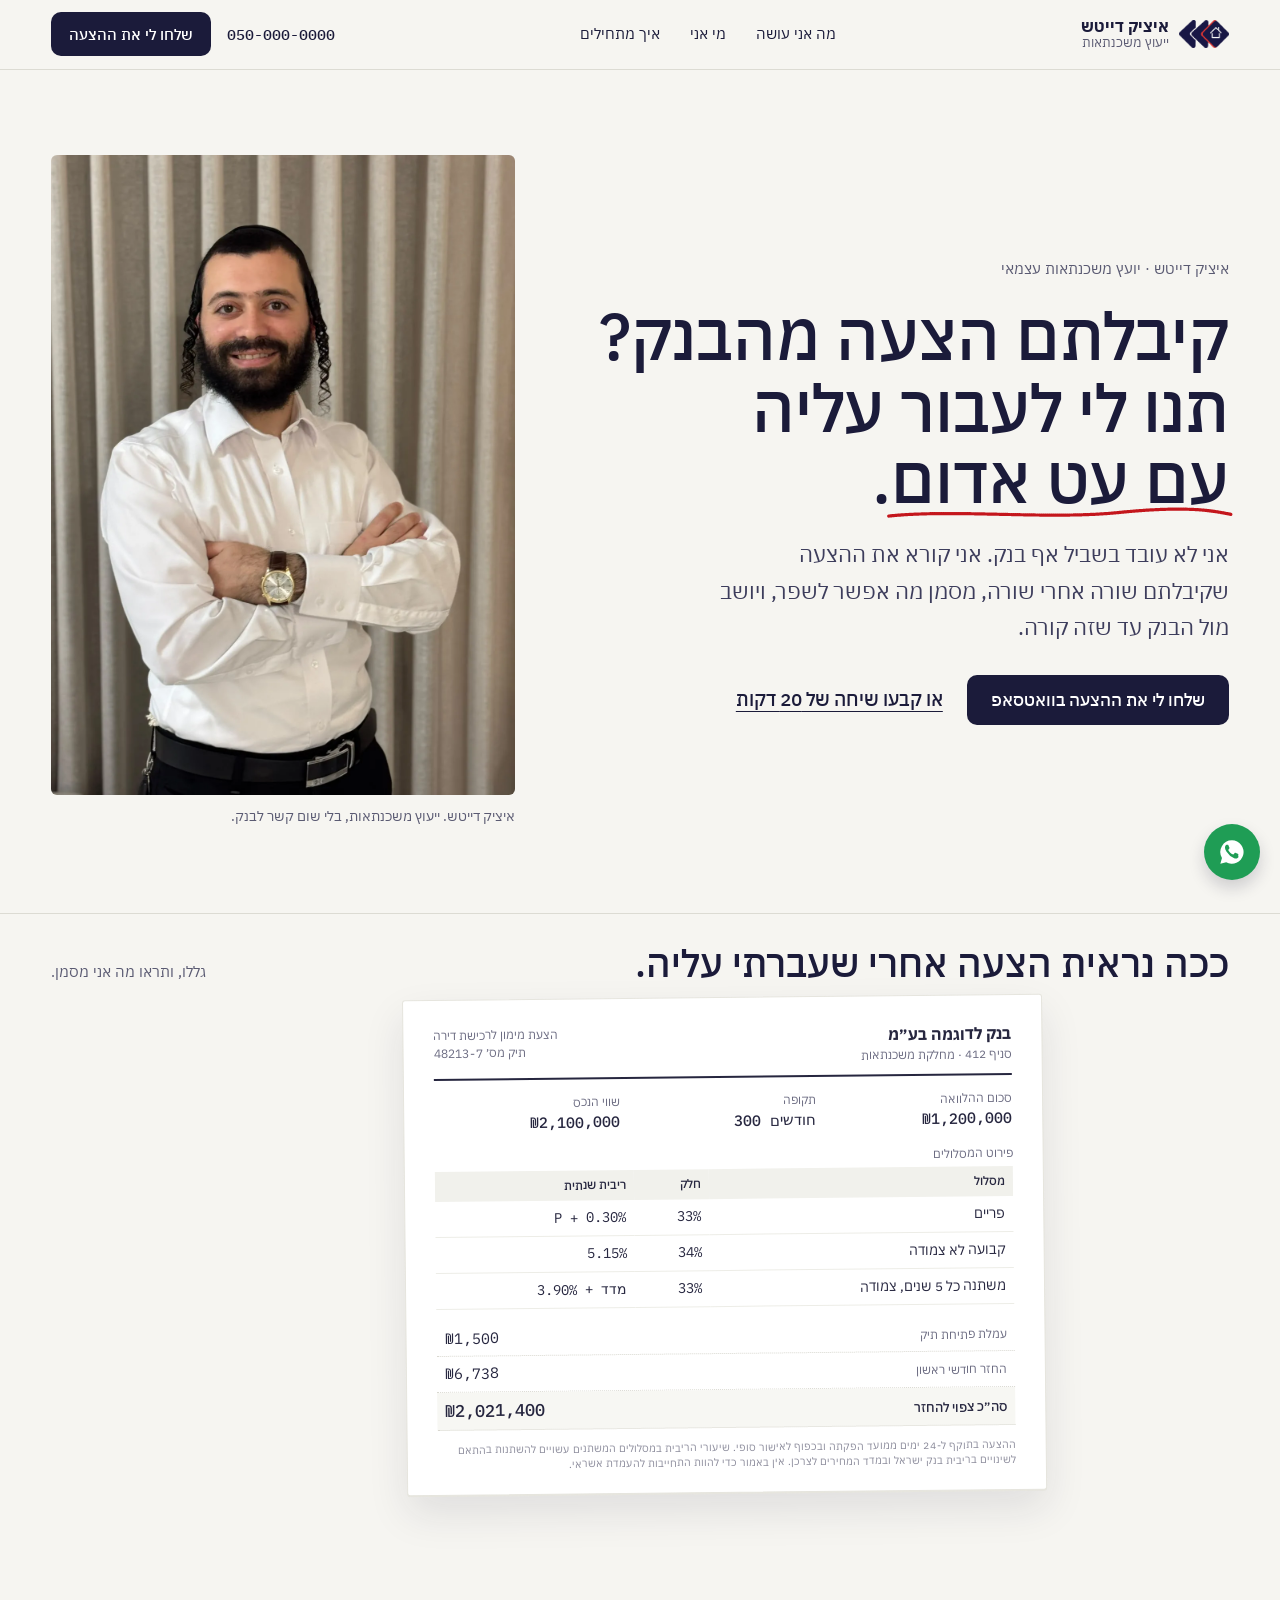
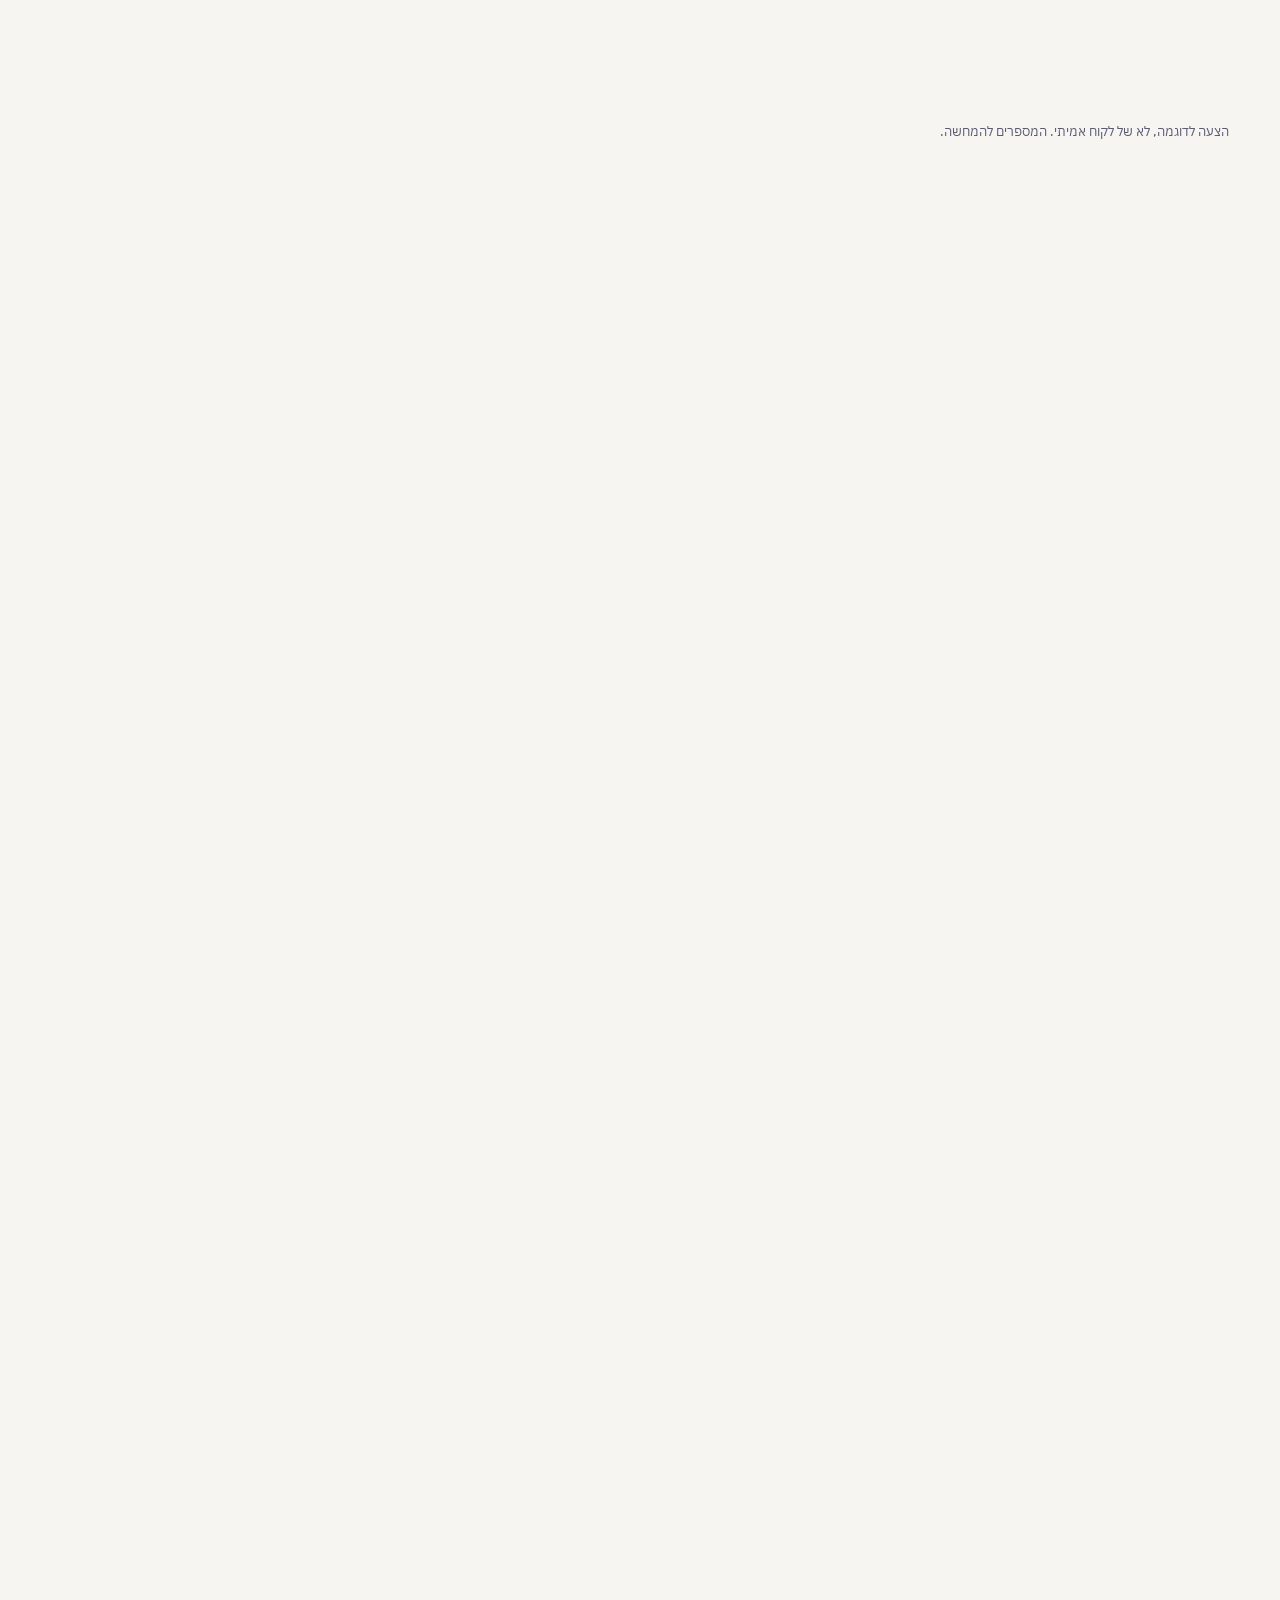
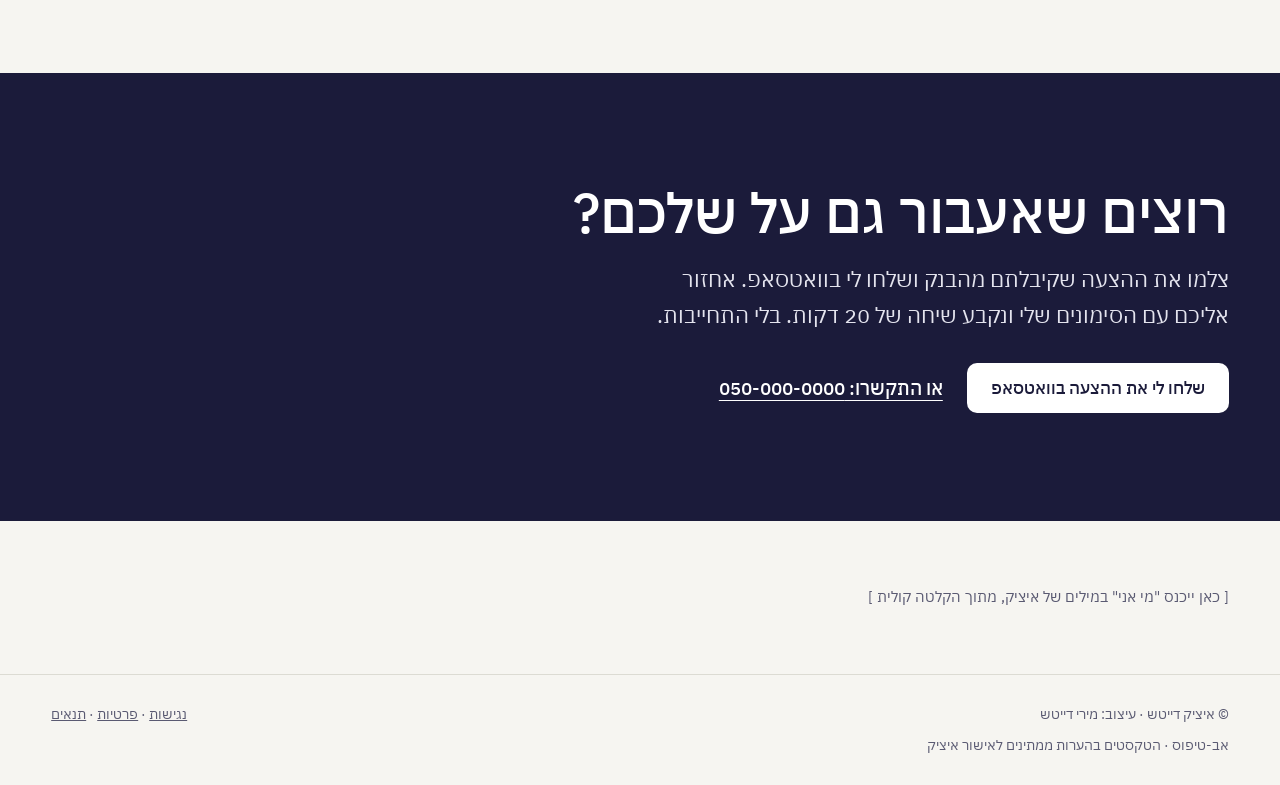
<file: v10/index.html>
<!doctype html>
<html lang="he" dir="rtl">
<head>
<meta charset="utf-8">
<meta name="viewport" content="width=device-width,initial-scale=1,viewport-fit=cover">
<title>איציק דייטש — יועץ משכנתאות · כיוון "העט האדום" (אב-טיפוס)</title>
<meta name="robots" content="noindex">
<link rel="icon" href="../favicon.ico" sizes="any"><link rel="apple-touch-icon" href="../apple-touch-icon.png">
<link rel="preconnect" href="https://fonts.googleapis.com"><link rel="preconnect" href="https://fonts.gstatic.com" crossorigin>
<link href="https://fonts.googleapis.com/css2?family=IBM+Plex+Sans+Hebrew:wght@400;500;700&family=IBM+Plex+Mono:wght@400;500&display=swap" rel="stylesheet">
<link rel="stylesheet" href="pen.css?v=3">
<script defer src="pen.js?v=3"></script>
</head>
<body>
<a class="skip" href="#main">דילוג לתוכן</a>

<header class="hd">
  <a class="hd__brand" href="#top" aria-label="איציק דייטש — לראש העמוד"><img src="../logo.png" alt="" width="54" height="30"><span>איציק דייטש<small>ייעוץ משכנתאות</small></span></a>
  <nav class="hd__nav" aria-label="ראשי"><a href="#pen">מה אני עושה</a><a href="#me">מי אני</a><a href="#send">איך מתחילים</a></nav>
  <div class="hd__end">
    <a class="hd__tel" href="tel:+972500000000" dir="ltr">050-000-0000</a>
    <a class="btn btn--sm" href="#send">שלחו לי את ההצעה</a>
  </div>
</header>

<main id="main">
<section class="hero" id="top">
  <div class="hero__copy">
    <p class="hero__who">איציק דייטש · יועץ משכנתאות עצמאי</p>
    <h1 class="hero__t">קיבלתם הצעה מהבנק?<br>תנו לי לעבור עליה <span class="pen-word">עם עט אדום<svg viewBox="0 0 300 24" preserveAspectRatio="none" aria-hidden="true"><path d="M4 16 C 60 8, 140 20, 200 12 S 280 10, 296 14"/></svg></span>.</h1>
    <p class="hero__p">אני לא עובד בשביל אף בנק. אני קורא את ההצעה שקיבלתם שורה אחרי שורה, מסמן מה אפשר לשפר, ויושב מול הבנק עד שזה קורה.</p>
    <div class="hero__cta">
      <a class="btn" href="#send">שלחו לי את ההצעה בוואטסאפ</a>
      <a class="link" href="#send">או קבעו שיחה של 20 דקות</a>
    </div>
  </div>
  <figure class="hero__photo">
    <img src="img/itzik.webp" alt="איציק דייטש, יועץ משכנתאות" width="1200" height="1600">
    <figcaption>איציק דייטש. ייעוץ משכנתאות, בלי שום קשר לבנק.</figcaption>
  </figure>
</section>

<!-- העט האדום: הצעה אמיתית-למראה, ואיציק מסמן עליה בגלילה -->
<section class="pen" id="pen" aria-labelledby="t-pen">
  <div class="pen__stage">
    <div class="pen__head">
      <h2 id="t-pen" class="pen__t">ככה נראית הצעה אחרי שעברתי עליה.</h2>
      <p class="pen__sub">גללו, ותראו מה אני מסמן.</p>
    </div>
    <div class="pen__wrap" id="wrap">
      <article class="doc" id="doc" aria-label="הצעת מימון לדוגמה">
        <header class="doc__hd">
          <div><b>בנק לדוגמה בע״מ</b><span>סניף 412 · מחלקת משכנתאות</span></div>
          <div class="doc__meta"><span>הצעת מימון לרכישת דירה</span><span>תיק מס׳ <bdi class="mono">48213-7</bdi></span></div>
        </header>
        <dl class="doc__top">
          <div><dt>סכום ההלוואה</dt><dd class="mono">₪1,200,000</dd></div>
          <div><dt>תקופה</dt><dd class="mono">300 חודשים</dd></div>
          <div><dt>שווי הנכס</dt><dd class="mono">₪2,100,000</dd></div>
        </dl>
        <table class="doc__table" id="tTracks">
          <caption>פירוט המסלולים</caption>
          <thead><tr><th>מסלול</th><th>חלק</th><th>ריבית שנתית</th></tr></thead>
          <tbody>
            <tr><td>פריים</td><td class="mono">33%</td><td class="mono"><span id="tPrime">P + 0.30%</span></td></tr>
            <tr><td>קבועה לא צמודה</td><td class="mono">34%</td><td class="mono">5.15%</td></tr>
            <tr><td>משתנה כל 5 שנים, צמודה</td><td class="mono">33%</td><td class="mono">3.90% + מדד</td></tr>
          </tbody>
        </table>
        <dl class="doc__rows">
          <div id="tFee"><dt>עמלת פתיחת תיק</dt><dd class="mono" id="tFeeNum">₪1,500</dd></div>
          <div><dt>החזר חודשי ראשון</dt><dd class="mono">₪6,738</dd></div>
          <div id="tTotal" class="doc__total"><dt>סה״כ צפוי להחזר</dt><dd class="mono" id="tTotalNum">₪2,021,400</dd></div>
        </dl>
        <p class="doc__fine">ההצעה בתוקף ל-24 ימים ממועד הפקתה ובכפוף לאישור סופי. שיעורי הריבית במסלולים המשתנים עשויים להשתנות בהתאם לשינויים בריבית בנק ישראל ובמדד המחירים לצרכן. אין באמור כדי להוות התחייבות להעמדת אשראי.</p>
        <svg class="ink" id="ink" aria-hidden="true"></svg>
      </article>
      <ol class="notes" id="notes" aria-label="ההערות של איציק">
        <li class="note" data-for="tPrime"><img src="img/itzik-face.webp" alt="" width="40" height="40"><div><b>איציק</b><p>פריים <em>פלוס</em>? ברוב המקרים אפשר להגיע לפריים מינוס. זה הדבר הראשון שאני בודק.</p></div></li>
        <li class="note" data-for="tFee"><img src="img/itzik-face.webp" alt="" width="40" height="40"><div><b>איציק</b><p>על העמלה הזאת אפשר לבקש ויתור. הם לא יציעו את זה לבד.</p></div></li>
        <li class="note" data-for="tTracks"><img src="img/itzik-face.webp" alt="" width="40" height="40"><div><b>איציק</b><p>שליש, שליש, שליש. זה התמהיל שנוח לבנק. את שלכם בונים לפי ההכנסה, התוכניות והשקט שאתם צריכים.</p></div></li>
        <li class="note" data-for="tTotal"><img src="img/itzik-face.webp" alt="" width="40" height="40"><div><b>איציק</b><p>זה המספר שכדאי להסתכל עליו. <em>821 אלף</em> ממנו הם ריבית.</p></div></li>
      </ol>
    </div>
    <p class="pen__note">הצעה לדוגמה, לא של לקוח אמיתי. המספרים להמחשה.</p>
  </div>
</section>

<section class="send" id="send" aria-labelledby="t-send">
  <div class="send__in">
    <h2 id="t-send" class="send__t">רוצים שאעבור גם על שלכם?</h2>
    <p class="send__p">צלמו את ההצעה שקיבלתם מהבנק ושלחו לי בוואטסאפ. אחזור אליכם עם הסימונים שלי ונקבע שיחה של 20 דקות. בלי התחייבות.</p>
    <div class="hero__cta">
      <a class="btn" href="https://wa.me/972500000000?text=%D7%94%D7%99%D7%99%20%D7%90%D7%99%D7%A6%D7%99%D7%A7%2C%20%D7%90%D7%A9%D7%9E%D7%97%20%D7%A9%D7%AA%D7%A2%D7%91%D7%95%D7%A8%20%D7%A2%D7%9C%20%D7%94%D7%94%D7%A6%D7%A2%D7%94%20%D7%A9%D7%A7%D7%99%D7%91%D7%9C%D7%A0%D7%95%20%D7%9E%D7%94%D7%91%D7%A0%D7%A7" target="_blank" rel="noopener">שלחו לי את ההצעה בוואטסאפ</a>
      <a class="link" href="tel:+972500000000">או התקשרו: <bdi dir="ltr">050-000-0000</bdi></a>
    </div>
  </div>
</section>

<section class="me" id="me" aria-labelledby="t-me">
  <p class="me__draft">[ כאן ייכנס "מי אני" במילים של איציק, מתוך הקלטה קולית ]</p>
</section>
</main>

<footer class="ft">
  <span>© איציק דייטש · עיצוב: מירי דייטש</span>
  <span><a href="../accessibility.html">נגישות</a> · <a href="../privacy.html">פרטיות</a> · <a href="../terms.html">תנאים</a></span>
  <span class="ft__draft">אב-טיפוס · הטקסטים בהערות ממתינים לאישור איציק</span>
</footer>
<a class="wa" href="https://wa.me/972500000000" aria-label="וואטסאפ לאיציק"><svg viewBox="0 0 24 24" aria-hidden="true"><path d="M12 2a10 10 0 0 0-8.6 15.1L2 22l5-1.3A10 10 0 1 0 12 2Zm5.6 14.2c-.2.7-1.4 1.3-1.9 1.3-.5.1-1.1.1-1.8-.1a16 16 0 0 1-6.7-5.9c-.5-.8-1.2-2-1.2-3.3 0-1.2.6-1.9.9-2.2.3-.3.6-.3.8-.3h.6c.2 0 .4 0 .6.5l.9 2.1c.1.2.1.4 0 .5l-.4.6-.4.5c-.1.1-.3.3-.1.6.2.3.8 1.3 1.6 2.1 1.1 1 2 1.3 2.3 1.4.3.1.5.1.6-.1l.9-1.1c.2-.3.4-.2.6-.1l2 .9c.3.1.5.2.5.3.1.1.1.6-.1 1.3Z"/></svg></a>
</body>
</html>
</file>
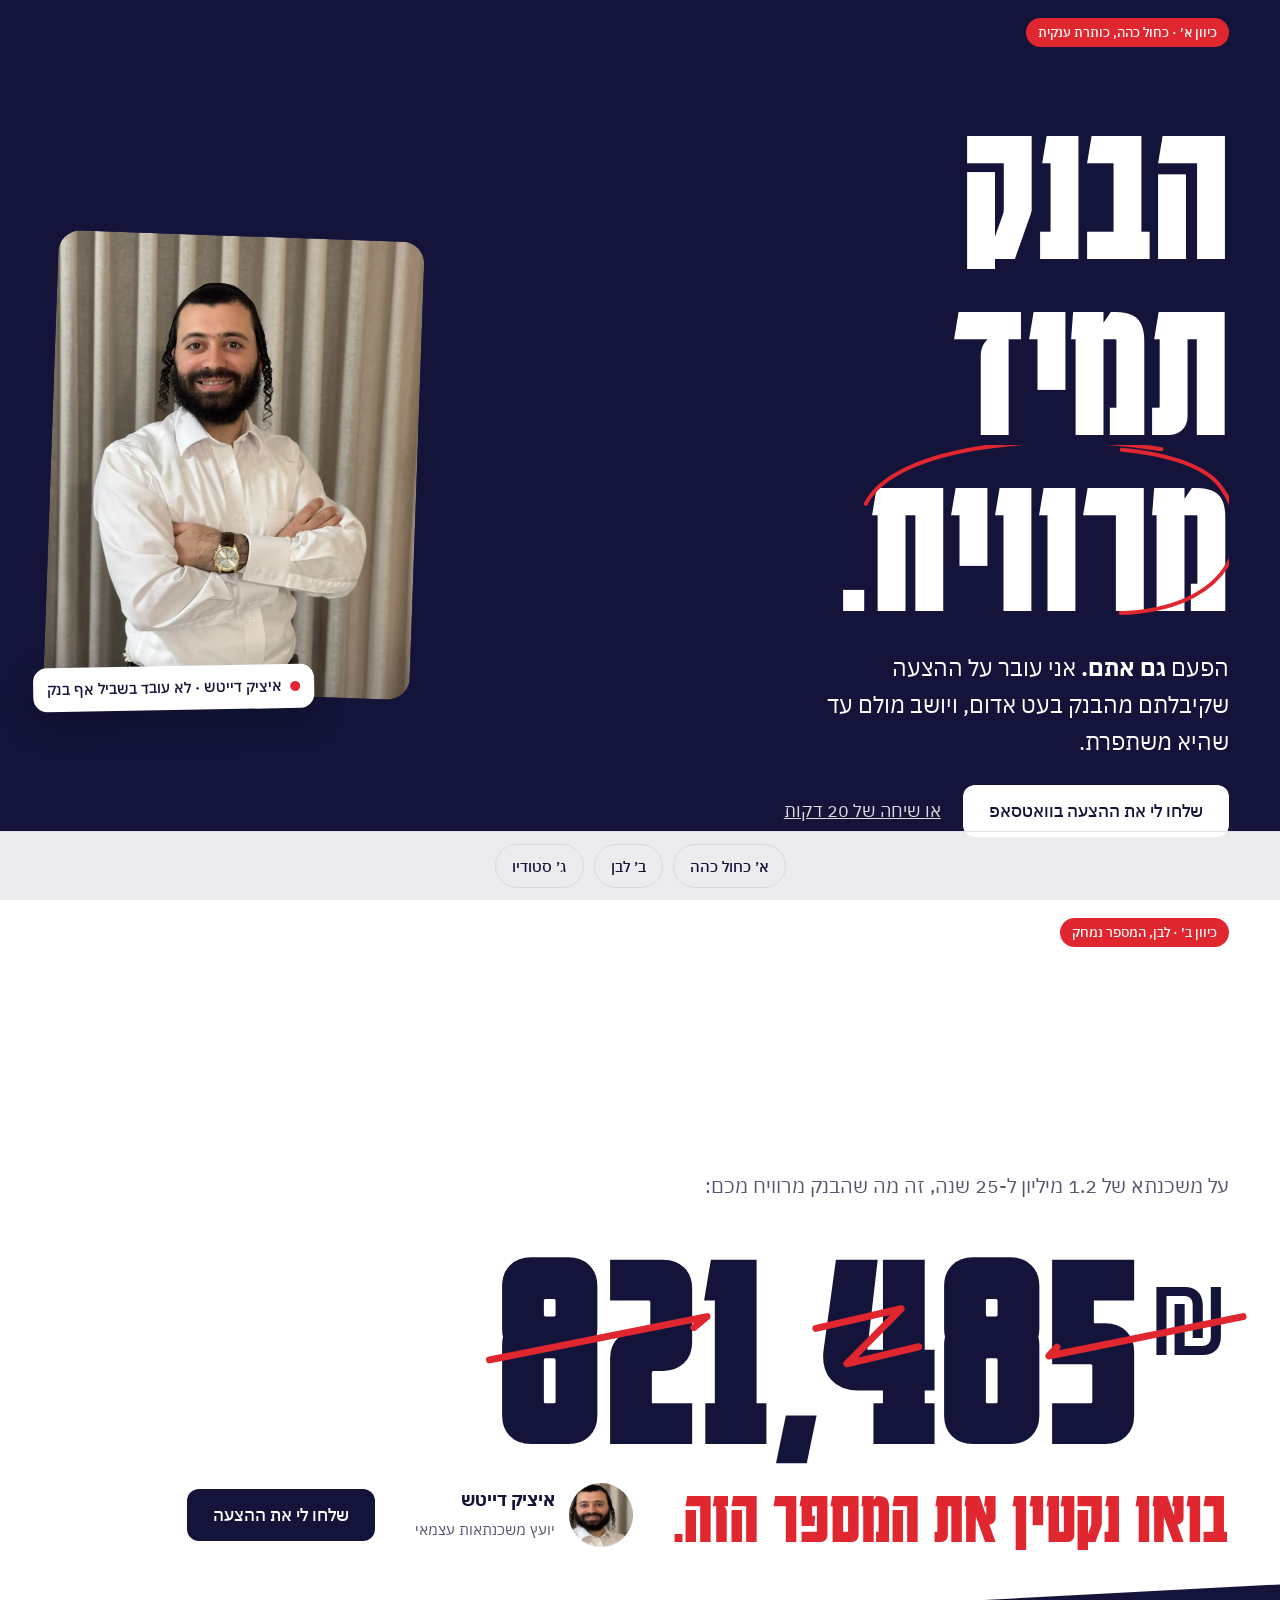
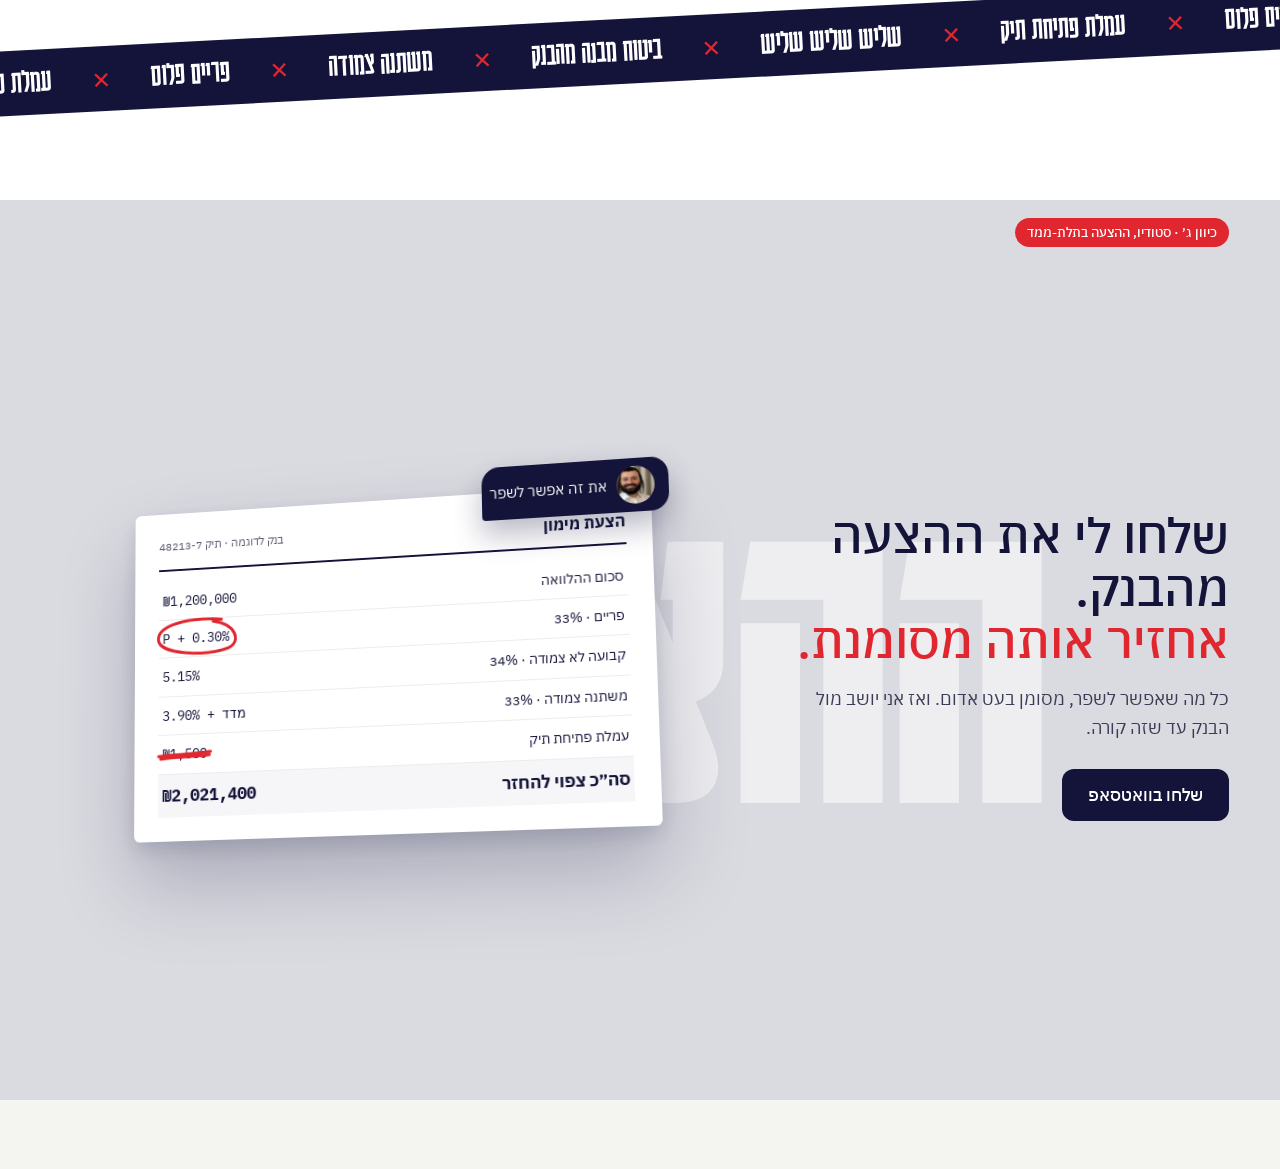
<file: v11/index.html>
<!doctype html>
<html lang="he" dir="rtl">
<head>
<meta charset="utf-8">
<meta name="viewport" content="width=device-width,initial-scale=1,viewport-fit=cover">
<title>איציק דייטש — 3 פתיחות לבחירה</title>
<meta name="robots" content="noindex">
<link rel="icon" href="../favicon.ico" sizes="any">
<link rel="preconnect" href="https://fonts.googleapis.com"><link rel="preconnect" href="https://fonts.gstatic.com" crossorigin>
<link href="https://fonts.googleapis.com/css2?family=Karantina:wght@400;700&family=IBM+Plex+Sans+Hebrew:wght@400;500;700&family=IBM+Plex+Mono:wght@500&display=swap" rel="stylesheet">
<style>
:root{--navy:#14143A;--navy2:#1F1F52;--white:#fff;--paper:#F4F4F1;--studio:#DADBE1;--ink:#14143A;--muted:#55566F;--pen:#E0262E;
  --f:"IBM Plex Sans Hebrew",system-ui,sans-serif;--d:"Karantina","IBM Plex Sans Hebrew",sans-serif;--mono:"IBM Plex Mono",monospace;--e:cubic-bezier(.22,1,.36,1);--gut:clamp(16px, 4vw, 56px)}
*{box-sizing:border-box}
body{margin:0;font:400 18px/1.6 var(--f);color:var(--ink);background:var(--paper);-webkit-font-smoothing:antialiased}
h1,h2,p,figure{margin:0}
img{display:block;max-width:100%}
a{color:inherit}
.mono{font-family:var(--mono);direction:ltr;unicode-bidi:isolate}
.tag{position:absolute;top:18px;inset-inline-start:var(--gut);z-index:5;font:500 13px var(--f);padding:6px 12px;border-radius:999px;background:var(--pen);color:#fff}
.btn{display:inline-flex;align-items:center;min-height:52px;padding:0 26px;border-radius:12px;background:#fff;color:var(--navy);font:500 17px var(--f);text-decoration:none;transition:transform .4s var(--e)}
.btn:hover{transform:translateY(-2px)}
.btn--navy{background:var(--navy);color:#fff}
.sec{position:relative;min-height:100svh;overflow:hidden}

/* עט: מסלול שמצויר כשהסקשן נכנס */
.pw{position:relative;display:inline-block}
.pw svg{position:absolute;overflow:visible;pointer-events:none}
.pw path,.pen path{fill:none;stroke:var(--pen);stroke-linecap:round;stroke-linejoin:round;vector-effect:non-scaling-stroke;stroke-dasharray:1;stroke-dashoffset:1}
.go .pw path,.go .pen path{animation:draw 1.1s var(--e) forwards}
@keyframes draw{to{stroke-dashoffset:0}}

/* ── א׳ · כחול כהה, כותרת ענקית, העט מקיף ── */
.a{background:var(--navy);color:#fff;display:grid;grid-template-columns:minmax(0,1.35fr) minmax(0,.65fr);align-items:center;gap:clamp(24px, 4vw, 64px);padding:90px var(--gut) 60px}
.a__t{font:700 clamp(96px, 16vw, 260px)/.8 var(--d);letter-spacing:0}
.a__t .w{display:block;overflow:hidden;padding-top:.06em}
.a__t .w > span{display:inline-block;transform:translateY(100%);transition:transform 1s var(--e)}
.go .a__t .w > span{transform:none}
.go .a__t .w:nth-child(2) > span{transition-delay:.1s}.go .a__t .w:nth-child(3) > span{transition-delay:.2s}
.a__t .pw svg{inset:-14% -6% -2% -6%;width:112%;height:116%}
.a__t .pw path{stroke-width:4;animation-delay:1.1s!important}
.a__sub{font-size:clamp(20px, 1.8vw, 28px);margin-top:28px;max-width:30ch;opacity:0;transform:translateY(16px);transition:all .8s var(--e) 1.9s}
.go .a__sub{opacity:1;transform:none}
.a__sub b{color:#fff}
.a__cta{display:flex;flex-wrap:wrap;gap:12px 22px;align-items:center;margin-top:26px}
.a__cta .link{color:#fff;opacity:.85}
.a__photo{position:relative;transform:rotate(2deg);transition:transform .6s var(--e)}
.a__photo img{border-radius:22px;aspect-ratio:4 / 5;object-fit:cover;object-position:50% 20%;width:100%}
.a__photo .note{position:absolute;bottom:-18px;inset-inline-end:-10px;background:#fff;color:var(--navy);border-radius:14px;padding:10px 14px;font-size:15px;font-weight:500;box-shadow:0 12px 30px rgba(0,0,0,.25);transform:rotate(-3deg)}
.a__photo .note::before{content:"";display:inline-block;width:10px;height:10px;border-radius:50%;background:var(--pen);margin-inline-end:8px}
.a .arrow{position:absolute;inset:0;width:100%;height:100%;pointer-events:none}
.a .arrow path{stroke-width:3;animation-delay:1.7s!important}

/* ── ב׳ · לבן, המספר של הבנק נמחק ── */
.b{background:#fff;display:grid;align-content:center;padding:100px var(--gut) 80px}
.b__pre{font-size:clamp(18px, 1.6vw, 24px);color:var(--muted)}
.b__num{font:700 clamp(110px, 24vw, 420px)/.8 var(--d);color:var(--navy);margin:10px 0 0 -.02em;white-space:nowrap;direction:ltr;text-align:right}
.b__num .pw svg{inset:10% -3% 10% -3%;width:106%;height:80%}
.b__num .pw path{stroke-width:7}
.b__num .cur{font:500 .32em var(--f);vertical-align:.9em;margin-inline-start:.08em}
.b__after{display:flex;flex-wrap:wrap;align-items:center;gap:20px 40px;margin-top:22px}
.b__after h2{font:700 clamp(44px, 6vw, 96px)/.9 var(--d);color:var(--pen);opacity:0;transform:translateX(30px);transition:all .9s var(--e) 1.2s}
.go .b__after h2{opacity:1;transform:none}
.b__me{display:flex;align-items:center;gap:14px}
.b__me img{width:64px;height:64px;border-radius:50%;object-fit:cover;object-position:50% 15%}
.b__me b{display:block}
.b__me span{font-size:15px;color:var(--muted)}
.tape{position:absolute;inset-inline:-5%;bottom:13%;transform:rotate(-3deg);background:var(--navy);color:#fff;padding:14px 0;white-space:nowrap;overflow:hidden;z-index:0}
.tape div{display:inline-flex;gap:40px;font:400 clamp(26px, 2.6vw, 40px)/1 var(--d);animation:tape 28s linear infinite;padding-inline-start:40px}
.tape span::after{content:"✕";color:var(--pen);margin-inline-start:40px;font-size:.7em}
@keyframes tape{to{transform:translateX(50%)}}
.b > *:not(.tape):not(.tag){position:relative;z-index:1}

/* ── ג׳ · סטודיו אפור, ההצעה מרחפת בתלת-ממד ── */
.c{background:var(--studio);display:grid;grid-template-columns:minmax(0,.8fr) minmax(0,1.2fr);align-items:center;gap:clamp(24px, 4vw, 64px);padding:90px var(--gut) 60px;perspective:1400px}
.c__bg{position:absolute;inset-inline:0;top:50%;transform:translateY(-50%);font:700 clamp(180px, 34vw, 600px)/.8 var(--d);color:rgba(255,255,255,.55);text-align:center;pointer-events:none;white-space:nowrap}
.c__copy{position:relative;z-index:2}
.c__t{font:500 clamp(34px, 3.8vw, 64px)/1.08 var(--f)}
.c__t em{font-style:normal;color:var(--pen)}
.c__p{font-size:clamp(18px, 1.4vw, 21px);color:#3B3C55;margin-top:18px;max-width:38ch}
.c__copy .btn{margin-top:26px}
.c__stage{position:relative;z-index:2;transform-style:preserve-3d}
.sheet{position:relative;background:#fff;border-radius:6px;padding:24px 26px;font-size:14px;box-shadow:0 40px 80px rgba(20,20,58,.25),0 8px 20px rgba(20,20,58,.12);transform:rotateX(6deg) rotateY(-8deg) rotateZ(-2deg);transition:transform .25s ease-out;width:min(100%, 540px);min-width:min(100%, 420px);margin-inline:auto}
.sheet h3{margin:0 0 12px;font-size:16px;border-bottom:2px solid var(--navy);padding-bottom:8px;display:flex;justify-content:space-between}
.sheet h3 span{font-weight:400;font-size:12px;color:var(--muted)}
.sheet .row{display:flex;justify-content:space-between;padding:8px 4px;border-bottom:1px solid #ECECEC}
.sheet .row.tot{font-weight:700;font-size:17px;border-bottom:0;background:#F6F6F8}
.sheet .pw svg{inset:-40% -14%;width:128%;height:180%}
.sheet .pw path{stroke-width:3}
.sheet .strike svg{inset:0 -8%;width:116%;height:100%}
.bubble{position:absolute;z-index:3;top:-26px;inset-inline-start:-18px;display:flex;align-items:center;gap:10px;background:var(--navy);color:#fff;border-radius:18px 18px 18px 4px;padding:8px 14px 8px 8px;font-size:15px;box-shadow:0 14px 30px rgba(20,20,58,.3);transform:translateZ(60px) scale(.6);opacity:0;transition:all .7s cubic-bezier(.3,1.5,.5,1) 1.4s}
.go .bubble{transform:translateZ(60px);opacity:1}
.bubble img{width:38px;height:38px;border-radius:50%;object-fit:cover;object-position:50% 15%}

/* בחירה */
.pick{position:sticky;bottom:0;z-index:20;display:flex;justify-content:center;gap:10px;padding:12px;background:rgba(255,255,255,.92);border-top:1px solid #E2E2E8}
.pick a{font:500 15px var(--f);text-decoration:none;padding:10px 16px;border-radius:999px;border:1px solid #D8D8E0;min-height:44px;display:inline-flex;align-items:center}

@media (max-width: 900px){
  .a,.c{grid-template-columns:1fr;padding-top:80px}
  .a__photo{max-width:260px}
  .a .arrow{display:none}
  .tape{bottom:4%}
  .c__stage{order:-1}
}
@media (prefers-reduced-motion: reduce){
  .pw path,.pen path{stroke-dashoffset:0;animation:none!important}
  .a__t .w > span,.a__sub,.b__after h2,.bubble{transform:none!important;opacity:1!important;transition:none!important}
  .tape div{animation:none}
}
</style>
</head>
<body>

<!-- א׳ -->
<section class="sec a" id="a">
  <span class="tag">כיוון א׳ · כחול כהה, כותרת ענקית</span>
  <div>
    <h1 class="a__t"><span class="w"><span>הבנק</span></span><span class="w"><span>תמיד</span></span><span class="w"><span><span class="pw">מרוויח<svg viewBox="0 0 100 100" preserveAspectRatio="none"><path pathLength="1" d="M78 8 C 50 -2, 8 6, 4 42 C 0 78, 40 98, 70 94 C 96 90, 102 52, 92 26 C 86 12, 70 6, 56 8"/></svg></span>.</span></span></h1>
    <p class="a__sub">הפעם <b>גם אתם.</b> אני עובר על ההצעה שקיבלתם מהבנק בעט אדום, ויושב מולם עד שהיא משתפרת.</p>
    <div class="a__cta"><a class="btn" href="#">שלחו לי את ההצעה בוואטסאפ</a><a class="link" href="#">או שיחה של 20 דקות</a></div>
  </div>
  <figure class="a__photo"><img src="../v10/img/itzik.webp" alt="איציק דייטש"><span class="note">איציק דייטש · לא עובד בשביל אף בנק</span></figure>
</section>

<!-- ב׳ -->
<section class="sec b" id="b">
  <span class="tag">כיוון ב׳ · לבן, המספר נמחק</span>
  <p class="b__pre">על משכנתא של 1.2 מיליון ל-25 שנה, זה מה שהבנק מרוויח מכם:</p>
  <p class="b__num"><span class="pw">821,485<small class="cur">₪</small><svg viewBox="0 0 100 100" preserveAspectRatio="none"><path pathLength="1" d="M2 62 L 30 40 L 22 66 L 55 36 L 48 64 L 80 34 L 74 60 L 99 40"/></svg></span></p>
  <div class="b__after">
    <h2>בואו נקטין את המספר הזה.</h2>
    <div class="b__me"><img src="../v10/img/itzik-face.webp" alt=""><div><b>איציק דייטש</b><span>יועץ משכנתאות עצמאי</span></div></div>
    <a class="btn btn--navy" href="#">שלחו לי את ההצעה</a>
  </div>
  <div class="tape" aria-hidden="true"><div><span>פריים פלוס</span><span>עמלת פתיחת תיק</span><span>שליש שליש שליש</span><span>ביטוח מבנה מהבנק</span><span>משתנה צמודה</span><span>פריים פלוס</span><span>עמלת פתיחת תיק</span><span>שליש שליש שליש</span><span>ביטוח מבנה מהבנק</span><span>משתנה צמודה</span></div></div>
</section>

<!-- ג׳ -->
<section class="sec c" id="c">
  <span class="tag">כיוון ג׳ · סטודיו, ההצעה בתלת-ממד</span>
  <div class="c__bg" aria-hidden="true">ההצעה</div>
  <div class="c__copy">
    <h2 class="c__t">שלחו לי את ההצעה מהבנק.<br><em>אחזיר אותה מסומנת.</em></h2>
    <p class="c__p">כל מה שאפשר לשפר, מסומן בעט אדום. ואז אני יושב מול הבנק עד שזה קורה.</p>
    <a class="btn btn--navy" href="#">שלחו בוואטסאפ</a>
  </div>
  <div class="c__stage">
    <div class="sheet" id="sheet">
      <span class="bubble"><img src="../v10/img/itzik-face.webp" alt="">את זה אפשר לשפר</span>
      <h3>הצעת מימון <span>בנק לדוגמה · תיק 48213-7</span></h3>
      <div class="row"><span>סכום ההלוואה</span><span class="mono">₪1,200,000</span></div>
      <div class="row"><span>פריים · 33%</span><span class="pw"><span class="mono">P + 0.30%</span><svg viewBox="0 0 100 100" preserveAspectRatio="none"><path pathLength="1" d="M80 6 C 40 -4, 4 14, 6 52 C 8 88, 60 100, 88 80 C 104 64, 96 20, 70 10"/></svg></span></div>
      <div class="row"><span>קבועה לא צמודה · 34%</span><span class="mono">5.15%</span></div>
      <div class="row"><span>משתנה צמודה · 33%</span><span class="mono">3.90% + מדד</span></div>
      <div class="row"><span>עמלת פתיחת תיק</span><span class="pw strike"><span class="mono">₪1,500</span><svg viewBox="0 0 100 100" preserveAspectRatio="none"><path pathLength="1" d="M0 58 C 30 50, 70 54, 100 44 M 4 70 C 40 62, 70 66, 98 58"/></svg></span></div>
      <div class="row tot"><span>סה״כ צפוי להחזר</span><span class="mono">₪2,021,400</span></div>
    </div>
  </div>
</section>

<nav class="pick" aria-label="בחירת כיוון"><a href="#a">א׳ כחול כהה</a><a href="#b">ב׳ לבן</a><a href="#c">ג׳ סטודיו</a></nav>

<script>
(() => {
  const io = new IntersectionObserver(es => es.forEach(e => { if (e.isIntersecting) e.target.classList.add('go'); }), { threshold: .35 });
  document.querySelectorAll('.sec').forEach(s => io.observe(s));
  // ג׳: ההצעה מסתובבת אחרי העכבר / ההטיה
  const sheet = document.getElementById('sheet'), c = document.getElementById('c');
  if (!matchMedia('(prefers-reduced-motion: reduce)').matches) {
    c.addEventListener('pointermove', e => {
      const r = c.getBoundingClientRect(), x = (e.clientX - r.left) / r.width - .5, y = (e.clientY - r.top) / r.height - .5;
      sheet.style.transform = `rotateX(${6 - y * 12}deg) rotateY(${-8 + x * 18}deg) rotateZ(-2deg)`;
    });
    c.addEventListener('pointerleave', () => sheet.style.transform = '');
    // א׳: התמונה זזה קלות אחרי העכבר
    const a = document.getElementById('a'), ph = a.querySelector('.a__photo');
    a.addEventListener('pointermove', e => { const r = a.getBoundingClientRect(); const x = (e.clientX - r.left) / r.width - .5, y = (e.clientY - r.top) / r.height - .5; ph.style.transform = `rotate(2deg) translate(${x * -18}px, ${y * -14}px)`; });
  }
})();
</script>
</body>
</html>
</file>
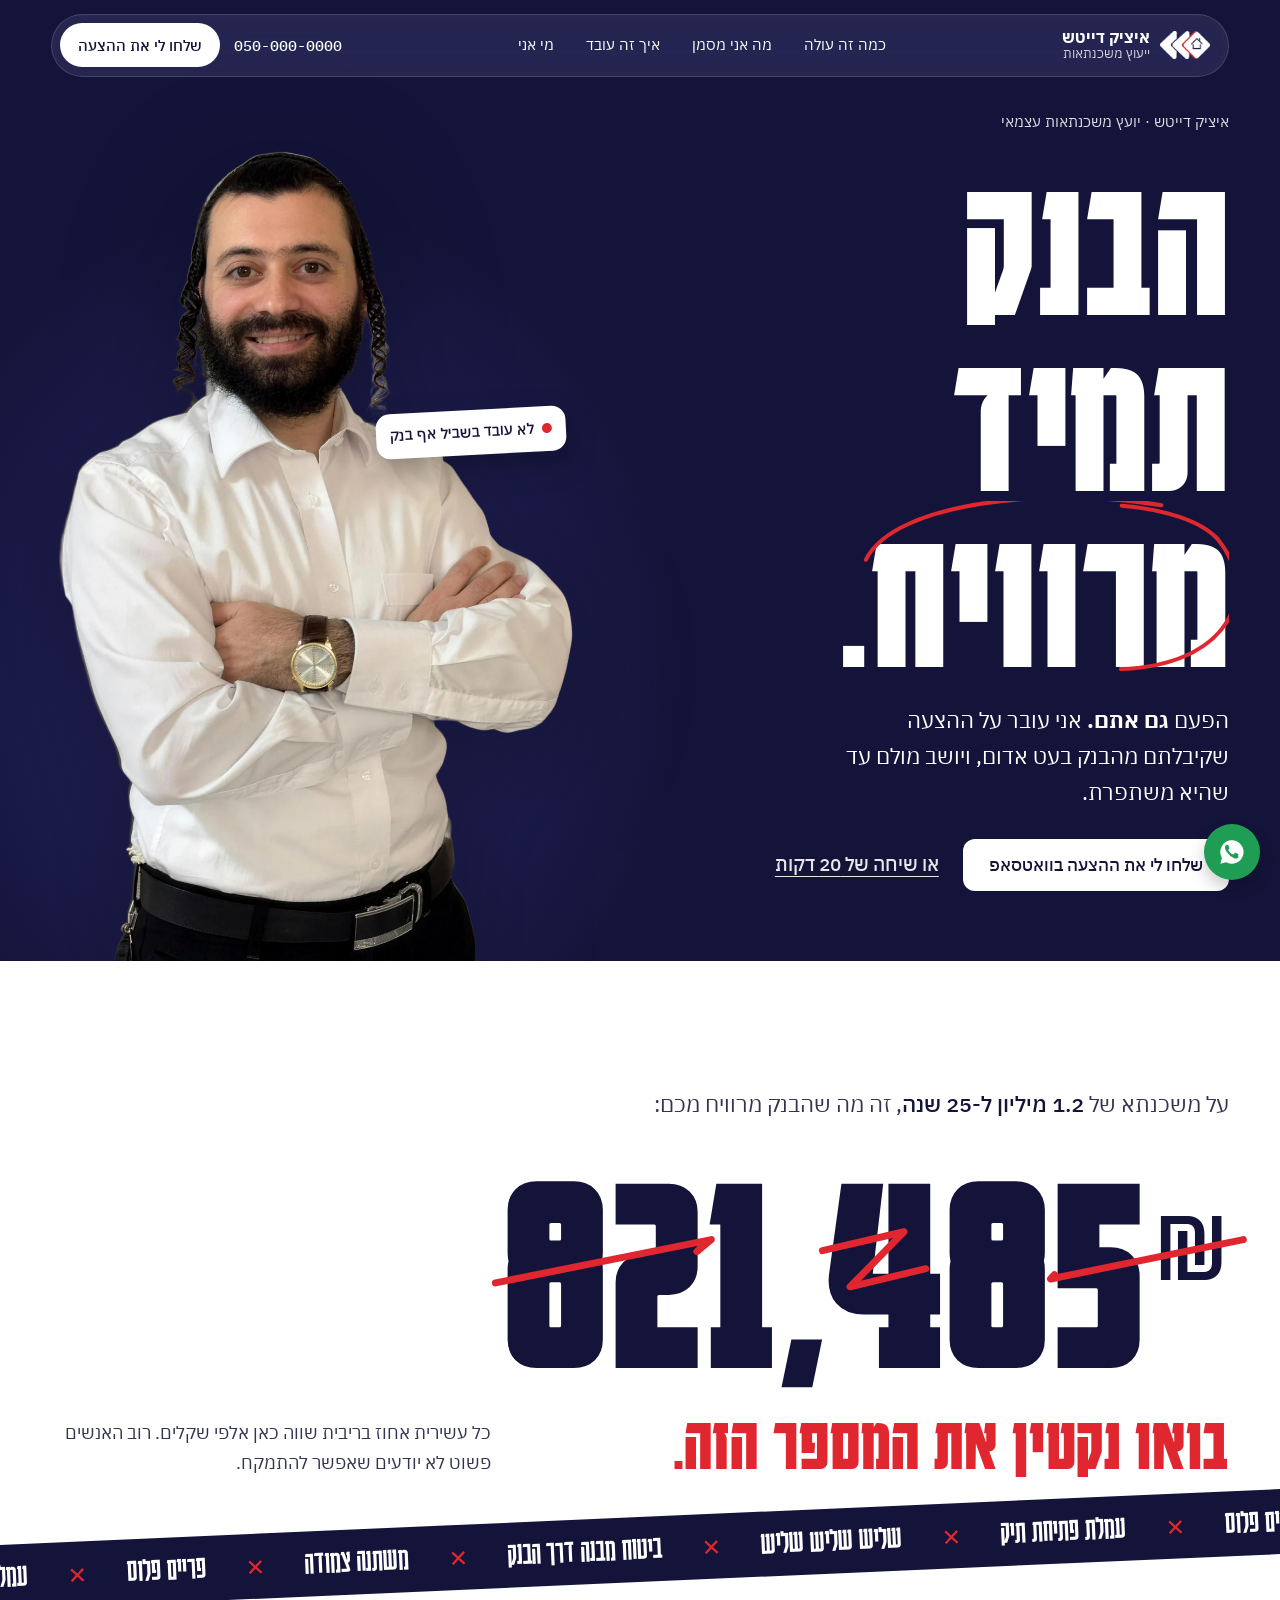
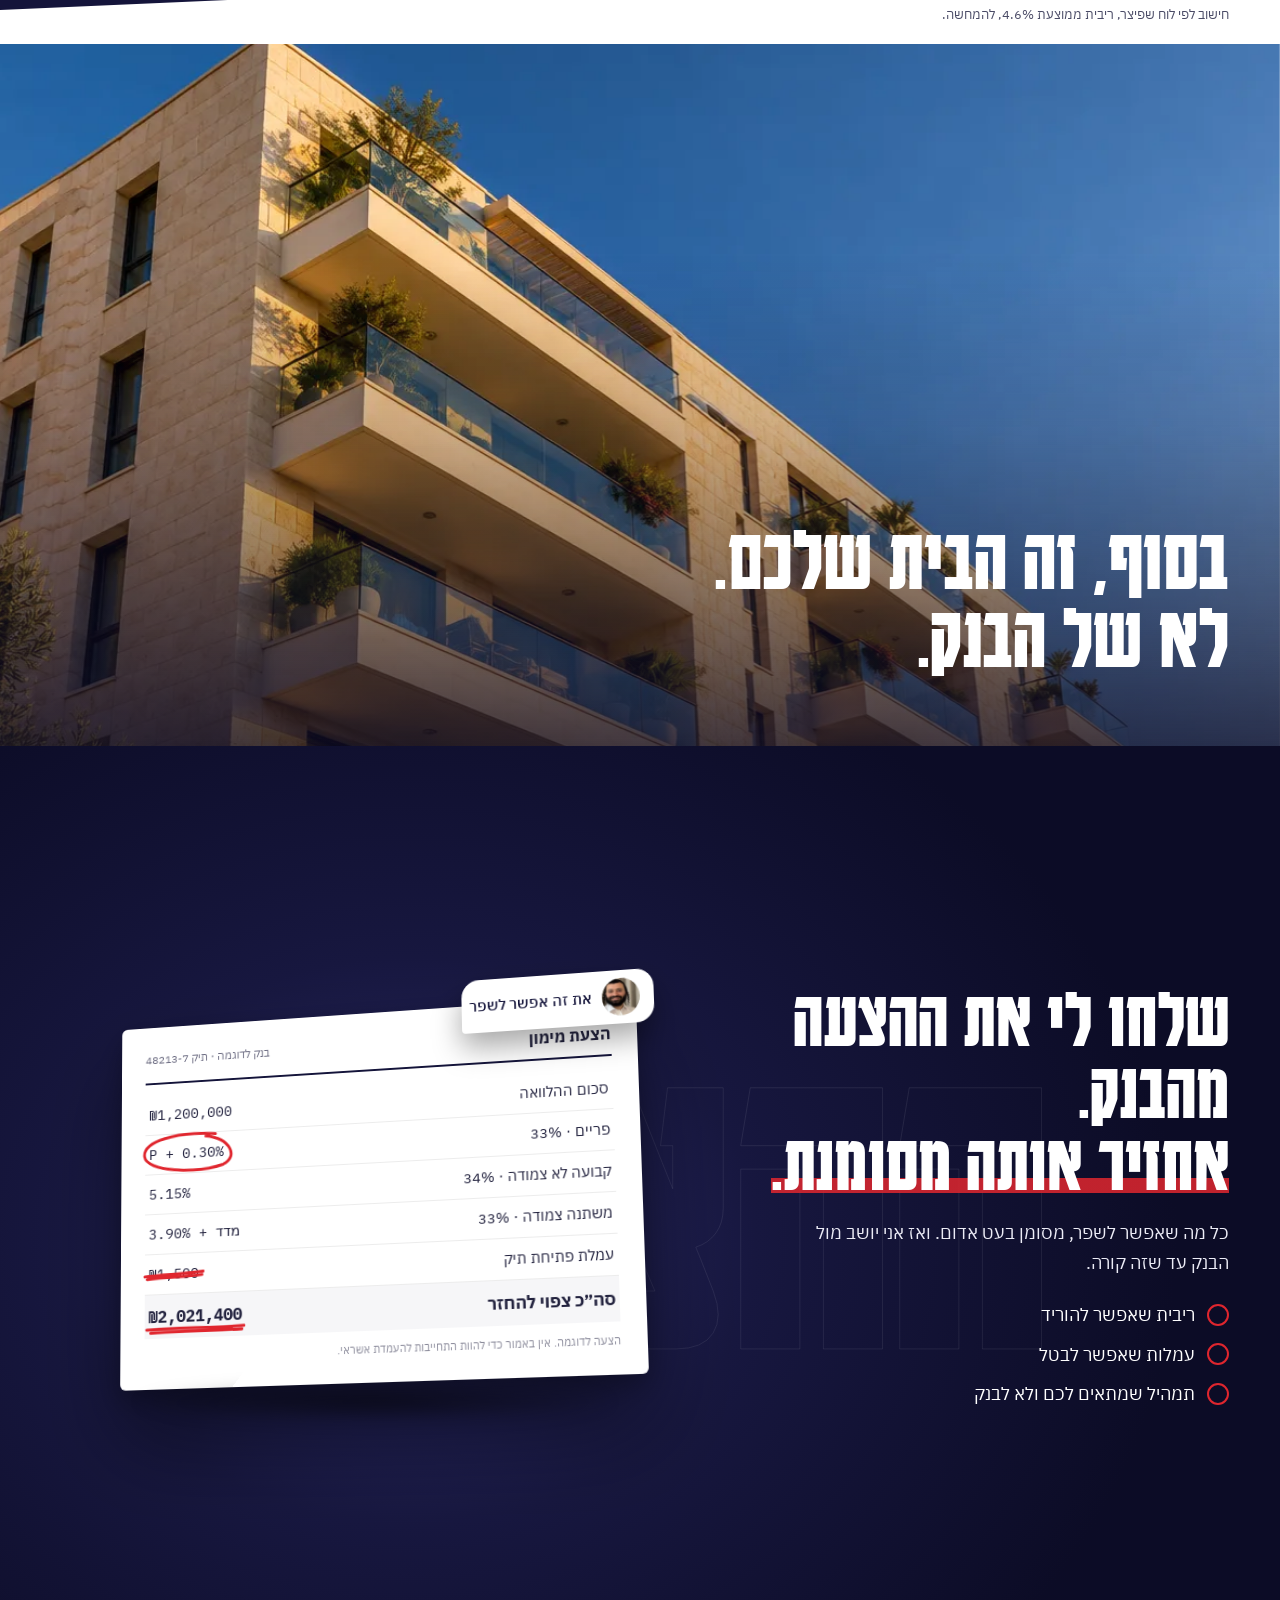
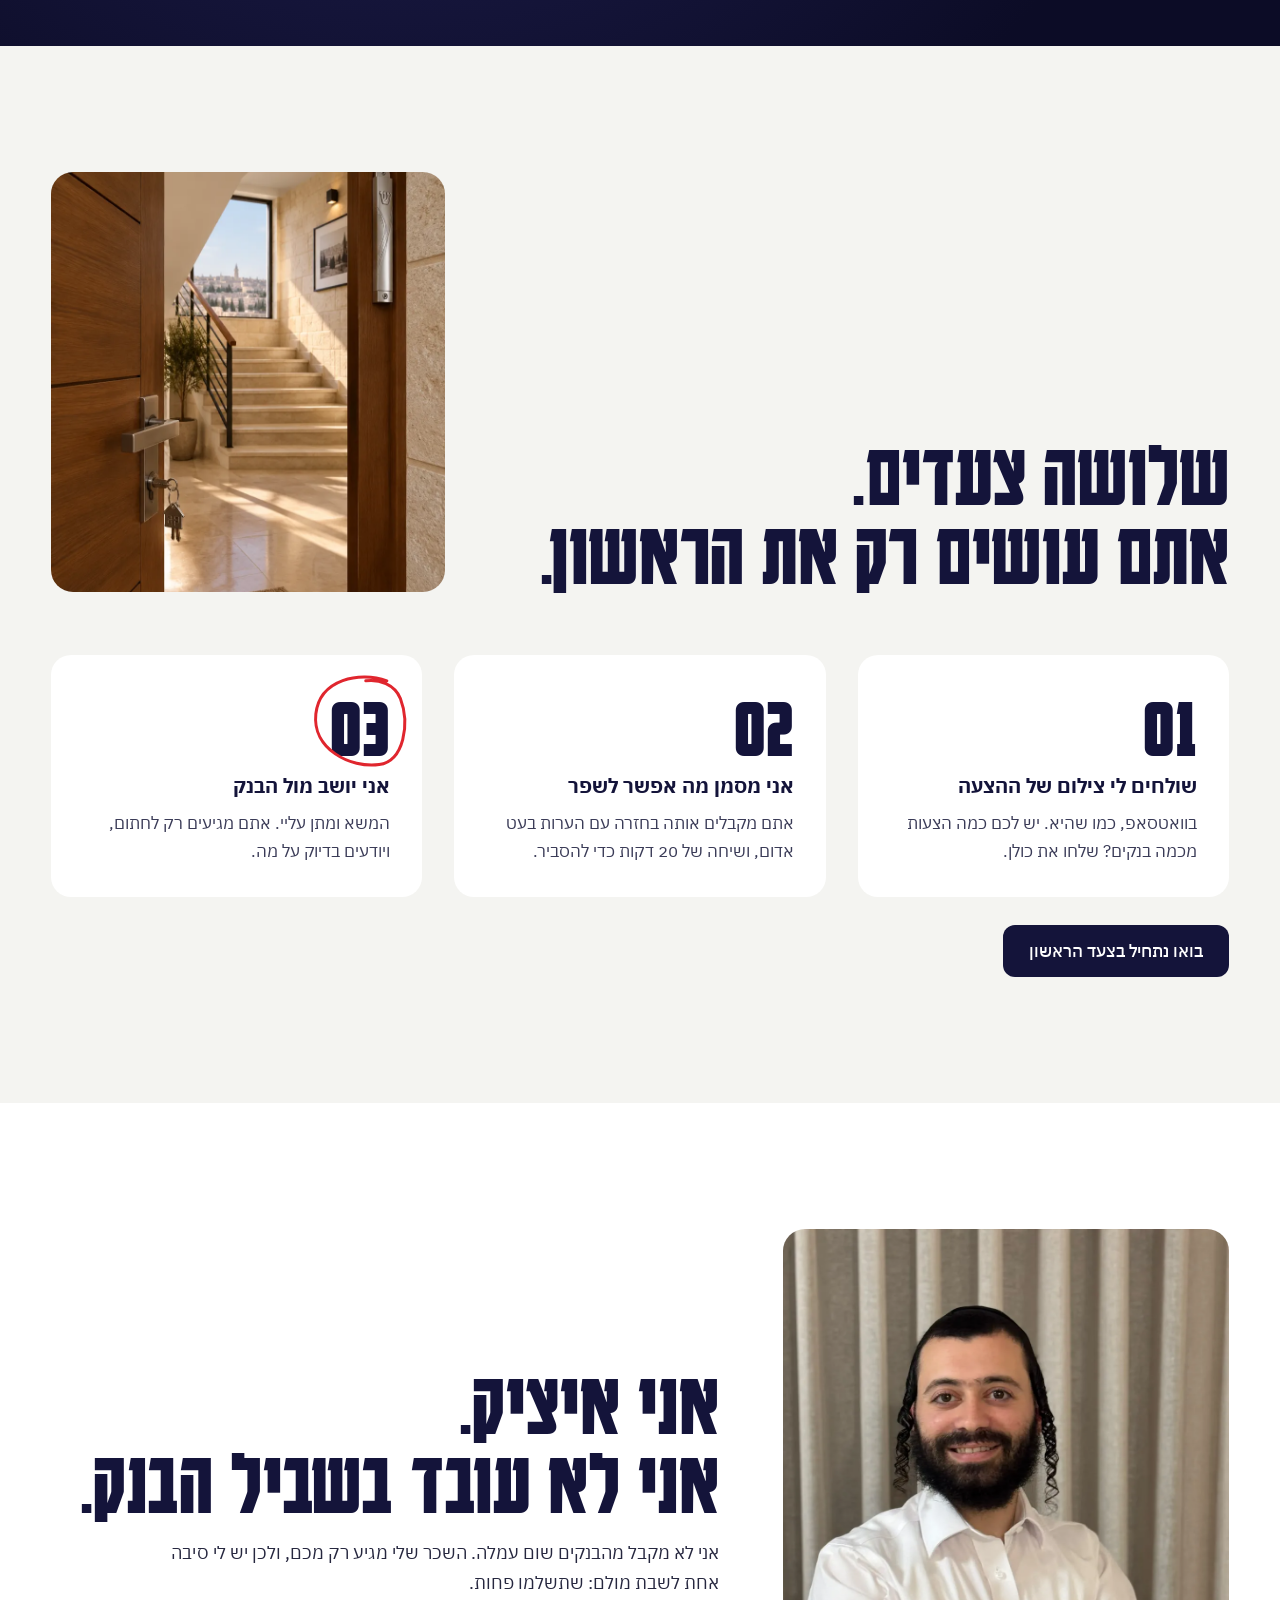
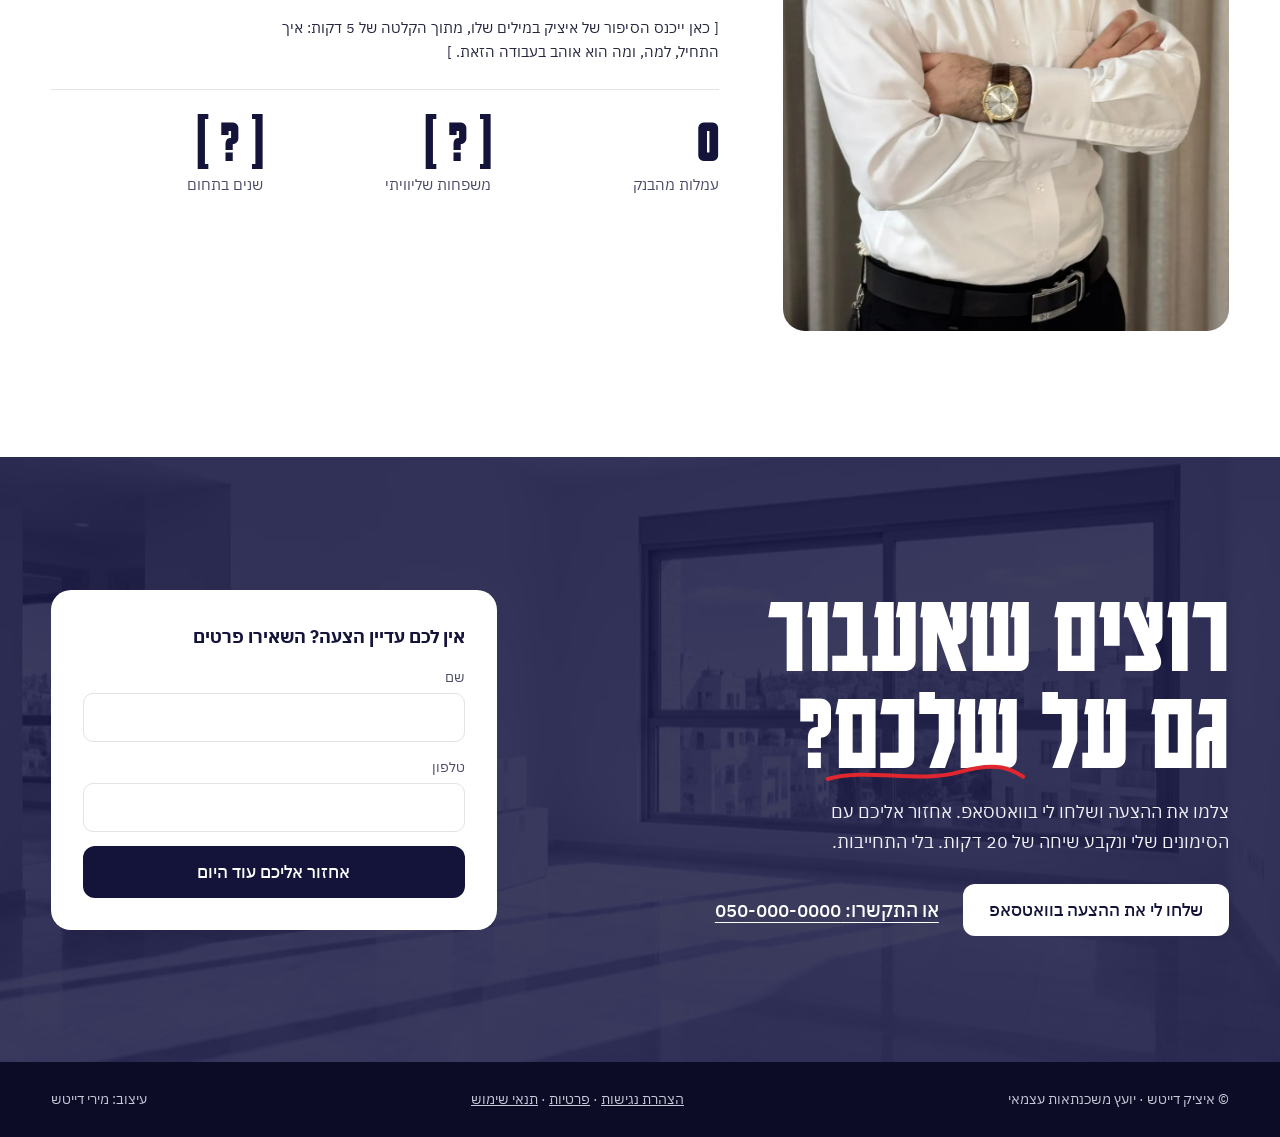
<file: v12/index.html>
<!doctype html>
<html lang="he" dir="rtl">
<head>
<meta charset="utf-8">
<meta name="viewport" content="width=device-width,initial-scale=1,viewport-fit=cover">
<title>איציק דייטש — יועץ משכנתאות עצמאי</title>
<meta name="description" content="קיבלתם הצעה מהבנק? איציק דייטש עובר עליה בעט אדום ויושב מול הבנק עד שהיא משתפרת.">
<meta name="robots" content="noindex">
<link rel="icon" href="../favicon.ico" sizes="any"><link rel="apple-touch-icon" href="../apple-touch-icon.png">
<link rel="preconnect" href="https://fonts.googleapis.com"><link rel="preconnect" href="https://fonts.gstatic.com" crossorigin>
<link href="https://fonts.googleapis.com/css2?family=Karantina:wght@400;700&family=IBM+Plex+Sans+Hebrew:wght@400;500;700&family=IBM+Plex+Mono:wght@500&display=swap" rel="stylesheet">
<link rel="preload" as="image" href="img/itzik-cut.webp">
<link rel="stylesheet" href="site.css?v=2">
<script defer src="site.js?v=2"></script>
</head>
<body>
<a class="skip" href="#main">דילוג לתוכן</a>

<header class="hd" id="hd"><div class="hd__cap">
  <a class="hd__brand" href="#top" aria-label="איציק דייטש — לראש העמוד"><img class="hd__logo hd__logo--l" src="../logo-light.png" alt="" width="54" height="30"><img class="hd__logo hd__logo--d" src="../logo.png" alt="" width="54" height="30"><span>איציק דייטש<small>ייעוץ משכנתאות</small></span></a>
  <nav class="hd__nav" aria-label="ראשי"><i class="hd__ind" aria-hidden="true"></i><a href="#bank">כמה זה עולה</a><a href="#pen">מה אני מסמן</a><a href="#how">איך זה עובד</a><a href="#me">מי אני</a></nav>
  <div class="hd__end">
    <a class="hd__tel" href="tel:+972500000000"><bdi dir="ltr">050-000-0000</bdi></a>
    <a class="btn btn--sm" href="#send">שלחו לי את ההצעה</a>
    <button class="hd__menu" type="button" aria-expanded="false" aria-controls="mnav" aria-label="תפריט"><i></i><i></i></button>
  </div>
</div></header>
<nav class="mnav" id="mnav" aria-label="תפריט" hidden>
  <a href="#bank">כמה זה עולה</a><a href="#pen">מה אני מסמן</a><a href="#how">איך זה עובד</a><a href="#me">מי אני</a><a href="#send">שלחו לי את ההצעה</a>
  <a class="mnav__tel" href="tel:+972500000000"><bdi dir="ltr">050-000-0000</bdi></a>
</nav>

<main id="main">

<!-- 1 · פתיחה (כיוון א׳) -->
<section class="sec a" id="top">
  <div class="a__copy">
    <p class="a__who">איציק דייטש · יועץ משכנתאות עצמאי</p>
    <h1 class="a__t"><span class="w"><span>הבנק</span></span><span class="w"><span>תמיד</span></span><span class="w"><span><span class="pw">מרוויח<svg viewBox="0 0 100 100" preserveAspectRatio="none" aria-hidden="true"><path pathLength="1" d="M78 8 C 50 -2, 8 6, 4 42 C 0 78, 40 98, 70 94 C 96 90, 102 52, 92 26 C 86 12, 70 6, 56 8"/></svg></span>.</span></span></h1>
    <p class="a__sub">הפעם <b>גם אתם.</b> אני עובר על ההצעה שקיבלתם מהבנק בעט אדום, ויושב מולם עד שהיא משתפרת.</p>
    <div class="cta-row"><a class="btn" href="#send">שלחו לי את ההצעה בוואטסאפ</a><a class="link" href="#send">או שיחה של 20 דקות</a></div>
  </div>
  <figure class="a__photo"><img src="img/itzik-cut.webp" alt="איציק דייטש, יועץ משכנתאות" width="961" height="1500"><figcaption class="note">לא עובד בשביל אף בנק</figcaption></figure>
</section>

<!-- 2 · המספר (כיוון ב׳) -->
<section class="sec b" id="bank" aria-labelledby="t-bank">
  <p class="b__pre" id="t-bank">על משכנתא של <b>1.2 מיליון ל-25 שנה</b>, זה מה שהבנק מרוויח מכם:</p>
  <p class="b__num" aria-label="821,485 שקלים"><span class="pw">821,485<small class="cur">₪</small><svg viewBox="0 0 100 100" preserveAspectRatio="none" aria-hidden="true"><path pathLength="1" d="M2 62 L 30 40 L 22 66 L 55 36 L 48 64 L 80 34 L 74 60 L 99 40"/></svg></span></p>
  <div class="b__after">
    <h2 class="b__h">בואו נקטין את המספר הזה.</h2>
    <p class="b__p">כל עשירית אחוז בריבית שווה כאן אלפי שקלים. רוב האנשים פשוט לא יודעים שאפשר להתמקח.</p>
  </div>
  <div class="tape" aria-hidden="true"><div><span>פריים פלוס</span><span>עמלת פתיחת תיק</span><span>שליש שליש שליש</span><span>ביטוח מבנה דרך הבנק</span><span>משתנה צמודה</span><span>פריים פלוס</span><span>עמלת פתיחת תיק</span><span>שליש שליש שליש</span><span>ביטוח מבנה דרך הבנק</span><span>משתנה צמודה</span></div></div>
  <p class="b__note">חישוב לפי לוח שפיצר, ריבית ממוצעת 4.6%, להמחשה.</p>
</section>

<!-- 2ב · תמונת אווירה -->
<section class="sec band" aria-label="תמונת אווירה">
  <img class="band__img" src="img/a-building.webp" alt="בניין מגורים חדש מאבן ירושלמית בשעת שקיעה" loading="lazy" width="1800" height="1007">
  <p class="band__t">בסוף, זה הבית שלכם.<br>לא של הבנק.</p>
</section>

<!-- 3 · ההצעה בתלת-ממד (כיוון ג׳, רקע חדש: במה כהה עם אור על המסמך) -->
<section class="sec c" id="pen" aria-labelledby="t-pen">
  <div class="c__bg" aria-hidden="true">ההצעה</div>
  <div class="c__copy">
    <h2 class="c__t" id="t-pen">שלחו לי את ההצעה מהבנק.<br><em>אחזיר אותה מסומנת.</em></h2>
    <p class="c__p">כל מה שאפשר לשפר, מסומן בעט אדום. ואז אני יושב מול הבנק עד שזה קורה.</p>
    <ul class="c__list">
      <li><i aria-hidden="true"></i>ריבית שאפשר להוריד</li>
      <li><i aria-hidden="true"></i>עמלות שאפשר לבטל</li>
      <li><i aria-hidden="true"></i>תמהיל שמתאים לכם ולא לבנק</li>
    </ul>
  </div>
  <div class="c__stage">
    <div class="sheet" id="sheet">
      <span class="bubble"><img src="../v10/img/itzik-face.webp" alt="" width="38" height="38">את זה אפשר לשפר</span>
      <h3>הצעת מימון <span>בנק לדוגמה · תיק 48213-7</span></h3>
      <div class="row"><span>סכום ההלוואה</span><span class="mono">₪1,200,000</span></div>
      <div class="row"><span>פריים · 33%</span><span class="pw"><span class="mono">P + 0.30%</span><svg viewBox="0 0 100 100" preserveAspectRatio="none" aria-hidden="true"><path pathLength="1" d="M80 6 C 40 -4, 4 14, 6 52 C 8 88, 60 100, 88 80 C 104 64, 96 20, 70 10"/></svg></span></div>
      <div class="row"><span>קבועה לא צמודה · 34%</span><span class="mono">5.15%</span></div>
      <div class="row"><span>משתנה צמודה · 33%</span><span class="mono">3.90% + מדד</span></div>
      <div class="row"><span>עמלת פתיחת תיק</span><span class="pw strike"><span class="mono">₪1,500</span><svg viewBox="0 0 100 100" preserveAspectRatio="none" aria-hidden="true"><path pathLength="1" d="M0 58 C 30 50, 70 54, 100 44 M 4 70 C 40 62, 70 66, 98 58"/></svg></span></div>
      <div class="row tot"><span>סה״כ צפוי להחזר</span><span class="pw under"><span class="mono">₪2,021,400</span><svg viewBox="0 0 100 100" preserveAspectRatio="none" aria-hidden="true"><path pathLength="1" d="M98 92 C 70 98, 30 90, 2 96 M 96 104 C 60 108, 30 102, 6 108"/></svg></span></div>
      <p class="sheet__fine">הצעה לדוגמה. אין באמור כדי להוות התחייבות להעמדת אשראי.</p>
    </div>
  </div>
</section>

<!-- 4 · איך זה עובד -->
<section class="sec how" id="how" aria-labelledby="t-how">
  <div class="how__head"><h2 class="big" id="t-how">שלושה צעדים.<br>אתם עושים רק את הראשון.</h2><figure class="how__img"><img src="img/a-door.webp" alt="דלת של דירה חדשה עם מזוזה ומפתחות בחור המנעול" loading="lazy" width="1100" height="1460"></figure></div>
  <ol class="steps">
    <li><span class="steps__n">01</span><h3>שולחים לי צילום של ההצעה</h3><p>בוואטסאפ, כמו שהיא. יש לכם כמה הצעות מכמה בנקים? שלחו את כולן.</p></li>
    <li><span class="steps__n">02</span><h3>אני מסמן מה אפשר לשפר</h3><p>אתם מקבלים אותה בחזרה עם הערות בעט אדום, ושיחה של 20 דקות כדי להסביר.</p></li>
    <li><span class="steps__n pw">03<svg viewBox="0 0 100 100" preserveAspectRatio="none" aria-hidden="true"><path pathLength="1" d="M78 8 C 50 -2, 8 6, 4 42 C 0 78, 40 98, 70 94 C 96 90, 102 52, 92 26 C 86 12, 70 6, 56 8"/></svg></span><h3>אני יושב מול הבנק</h3><p>המשא ומתן עליי. אתם מגיעים רק לחתום, ויודעים בדיוק על מה.</p></li>
  </ol>
  <div class="cta-row"><a class="btn btn--navy" href="#send">בואו נתחיל בצעד הראשון</a></div>
</section>

<!-- 5 · מי אני -->
<section class="sec me" id="me" aria-labelledby="t-me">
  <figure class="me__photo"><img src="../v10/img/itzik.webp" alt="" loading="lazy" width="1200" height="1600"></figure>
  <div class="me__copy">
    <h2 class="big" id="t-me">אני איציק.<br>אני לא עובד בשביל הבנק.</h2>
    <p>אני לא מקבל מהבנקים שום עמלה. השכר שלי מגיע רק מכם, ולכן יש לי סיבה אחת לשבת מולם: שתשלמו פחות.</p>
    <p class="draft">[ כאן ייכנס הסיפור של איציק במילים שלו, מתוך הקלטה של 5 דקות: איך התחיל, למה, ומה הוא אוהב בעבודה הזאת. ]</p>
    <ul class="facts">
      <li><b>0</b><span>עמלות מהבנק</span></li>
      <li><b>[ ? ]</b><span>משפחות שליוויתי</span></li>
      <li><b>[ ? ]</b><span>שנים בתחום</span></li>
    </ul>
  </div>
</section>

<!-- 6 · שליחה -->
<section class="sec send" id="send" aria-labelledby="t-send">
  <img class="send__bg" src="img/a-room.webp" alt="" loading="lazy" width="1600" height="1075">
  <div class="send__copy">
    <h2 class="send__t" id="t-send">רוצים שאעבור<br>גם על <span class="pw">שלכם<svg viewBox="0 0 300 30" preserveAspectRatio="none" aria-hidden="true"><path pathLength="1" d="M4 20 C 60 10, 140 24, 200 14 S 280 12, 296 18"/></svg></span>?</h2>
    <p>צלמו את ההצעה ושלחו לי בוואטסאפ. אחזור אליכם עם הסימונים שלי ונקבע שיחה של 20 דקות. בלי התחייבות.</p>
    <div class="cta-row">
      <a class="btn" href="https://wa.me/972500000000?text=%D7%94%D7%99%D7%99%20%D7%90%D7%99%D7%A6%D7%99%D7%A7%2C%20%D7%90%D7%A9%D7%9E%D7%97%20%D7%A9%D7%AA%D7%A2%D7%91%D7%95%D7%A8%20%D7%A2%D7%9C%20%D7%94%D7%94%D7%A6%D7%A2%D7%94%20%D7%A9%D7%A7%D7%99%D7%91%D7%9C%D7%A0%D7%95%20%D7%9E%D7%94%D7%91%D7%A0%D7%A7" target="_blank" rel="noopener">שלחו לי את ההצעה בוואטסאפ</a>
      <a class="link" href="tel:+972500000000">או התקשרו: <bdi dir="ltr">050-000-0000</bdi></a>
    </div>
  </div>
  <form class="form" onsubmit="event.preventDefault();this.classList.add('sent')">
    <p class="form__t">אין לכם עדיין הצעה? השאירו פרטים</p>
    <label><span>שם</span><input name="name" autocomplete="name" required></label>
    <label><span>טלפון</span><input name="tel" type="tel" inputmode="tel" autocomplete="tel" dir="ltr" required></label>
    <button class="btn" type="submit">אחזור אליכם עוד היום</button>
    <p class="form__ok" role="status">תודה! איציק יחזור אליכם עוד היום.</p>
  </form>
</section>
</main>

<footer class="ft">
  <span>© איציק דייטש · יועץ משכנתאות עצמאי</span>
  <span><a href="../accessibility.html">הצהרת נגישות</a> · <a href="../privacy.html">פרטיות</a> · <a href="../terms.html">תנאי שימוש</a></span>
  <span>עיצוב: מירי דייטש</span>
</footer>
<a class="wa" href="https://wa.me/972500000000" aria-label="וואטסאפ לאיציק"><svg viewBox="0 0 24 24" aria-hidden="true"><path d="M12 2a10 10 0 0 0-8.6 15.1L2 22l5-1.3A10 10 0 1 0 12 2Zm5.6 14.2c-.2.7-1.4 1.3-1.9 1.3-.5.1-1.1.1-1.8-.1a16 16 0 0 1-6.7-5.9c-.5-.8-1.2-2-1.2-3.3 0-1.2.6-1.9.9-2.2.3-.3.6-.3.8-.3h.6c.2 0 .4 0 .6.5l.9 2.1c.1.2.1.4 0 .5l-.4.6-.4.5c-.1.1-.3.3-.1.6.2.3.8 1.3 1.6 2.1 1.1 1 2 1.3 2.3 1.4.3.1.5.1.6-.1l.9-1.1c.2-.3.4-.2.6-.1l2 .9c.3.1.5.2.5.3.1.1.1.6-.1 1.3Z"/></svg></a>
</body>
</html>
</file>
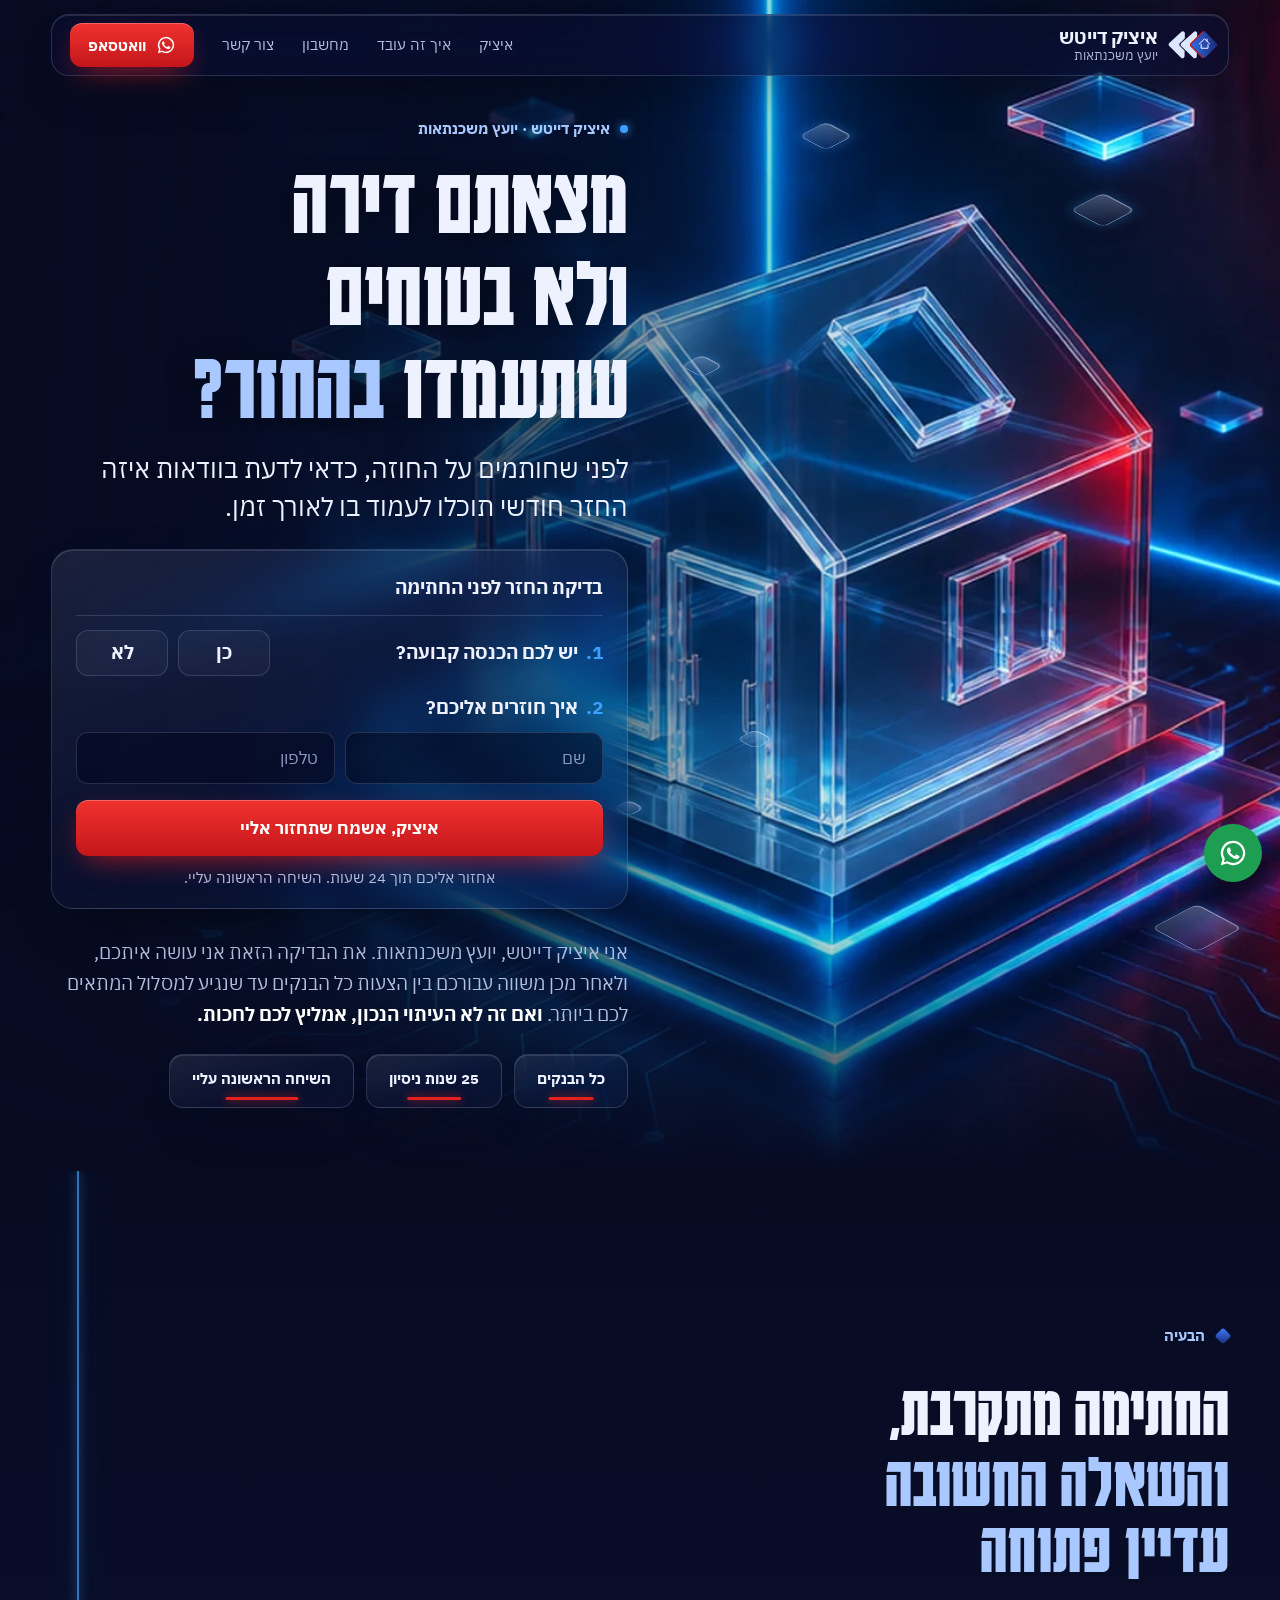
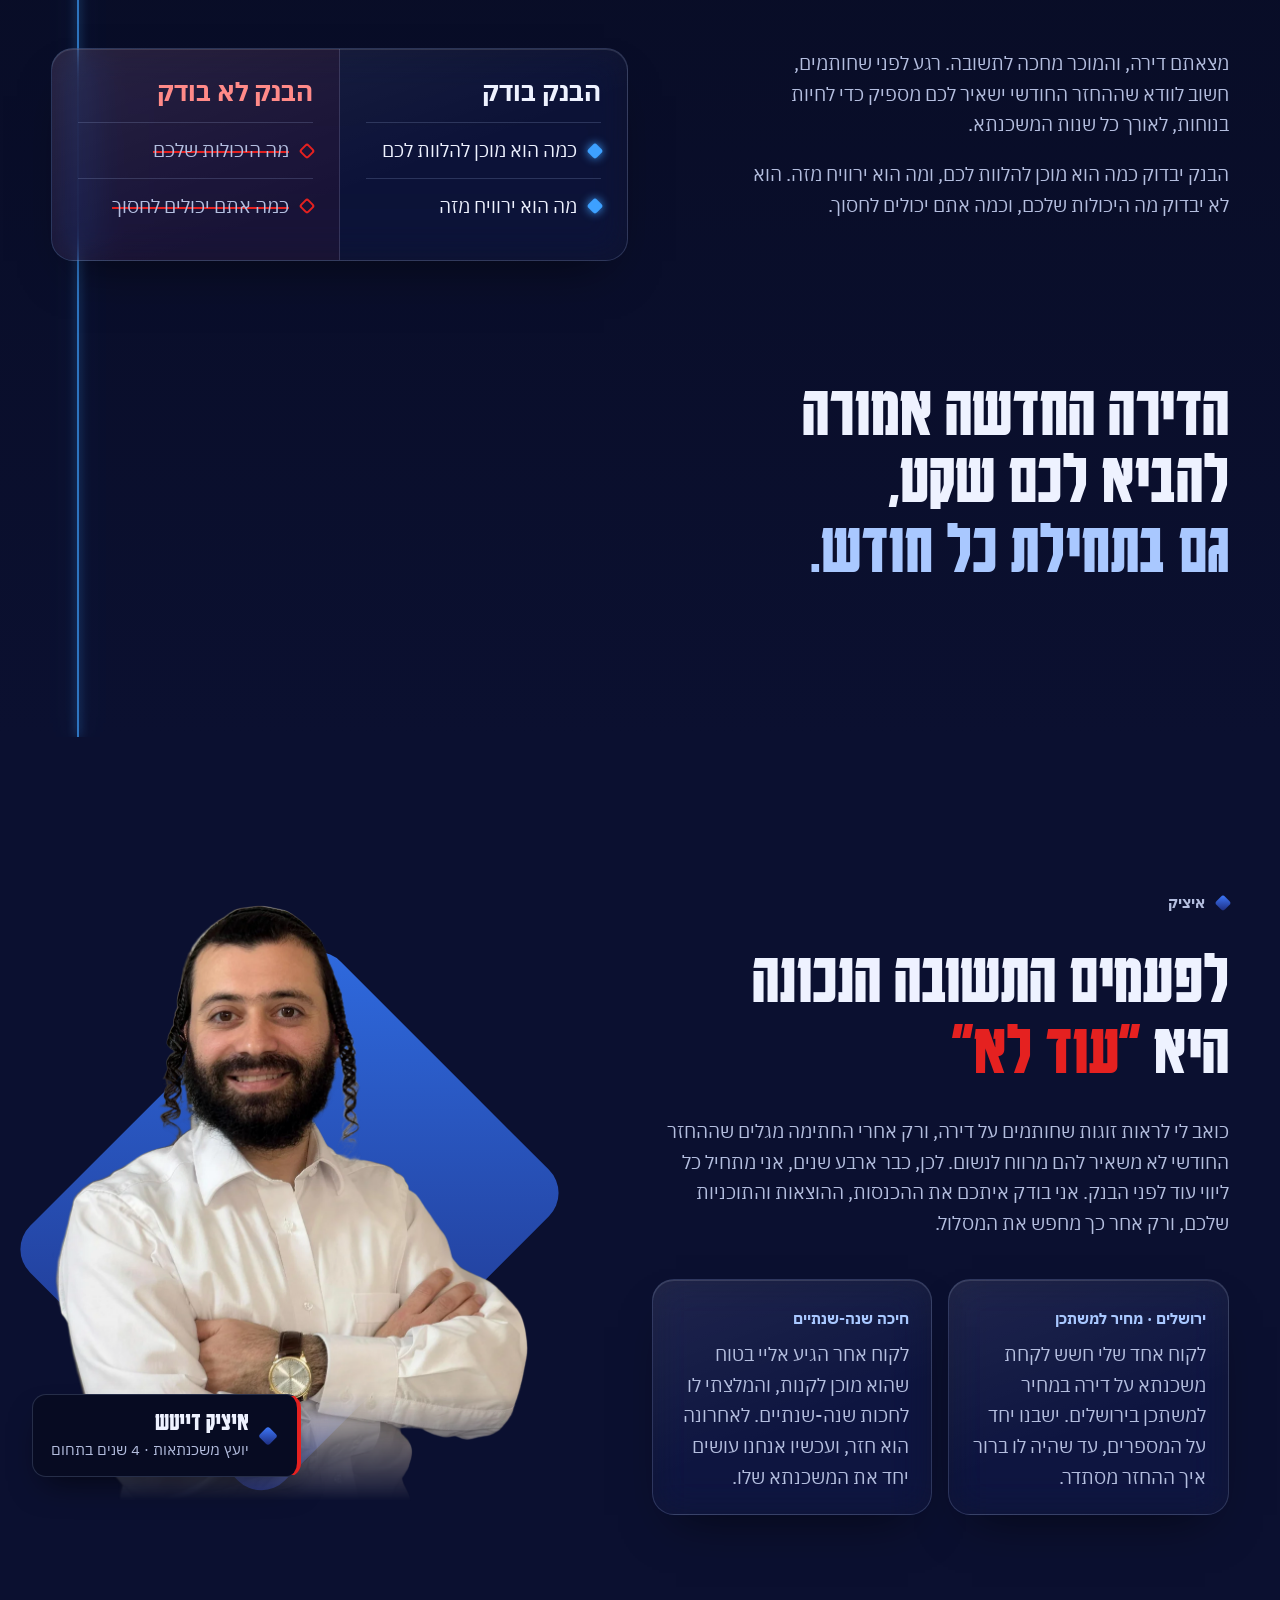
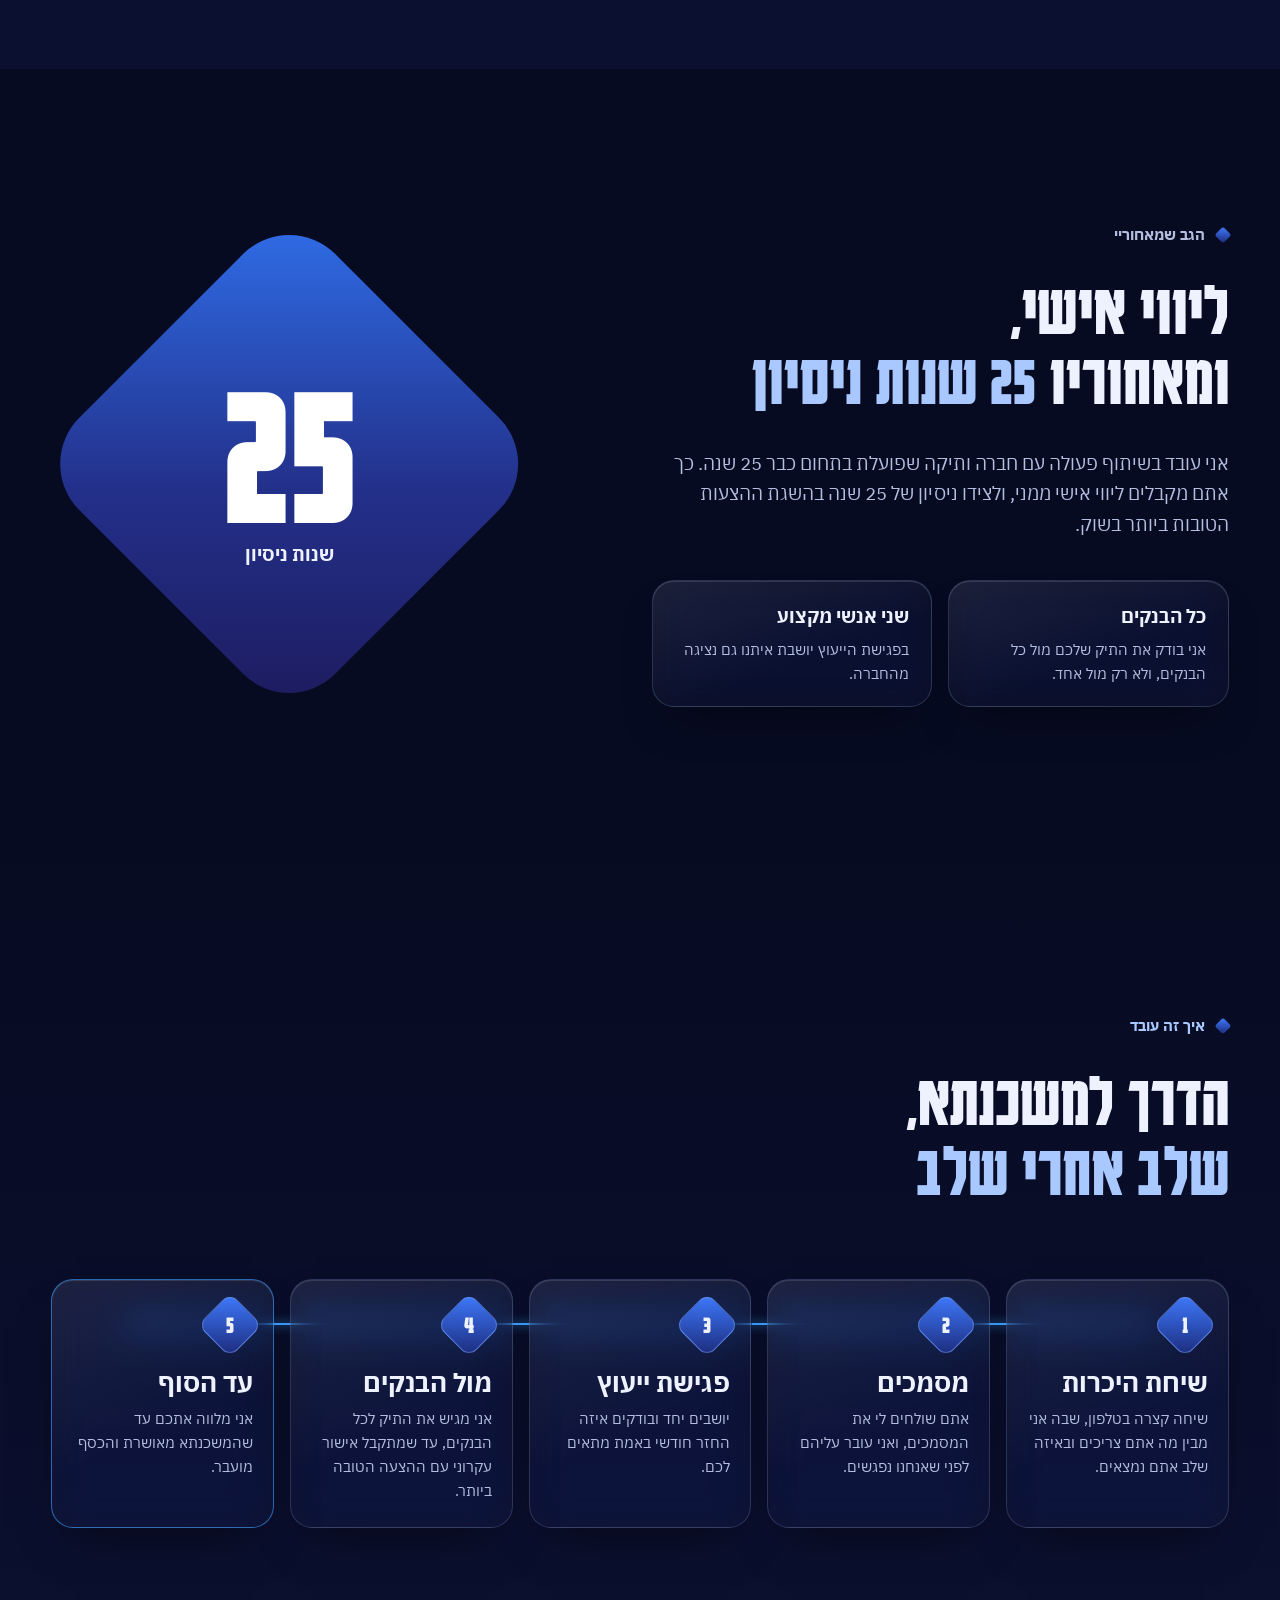
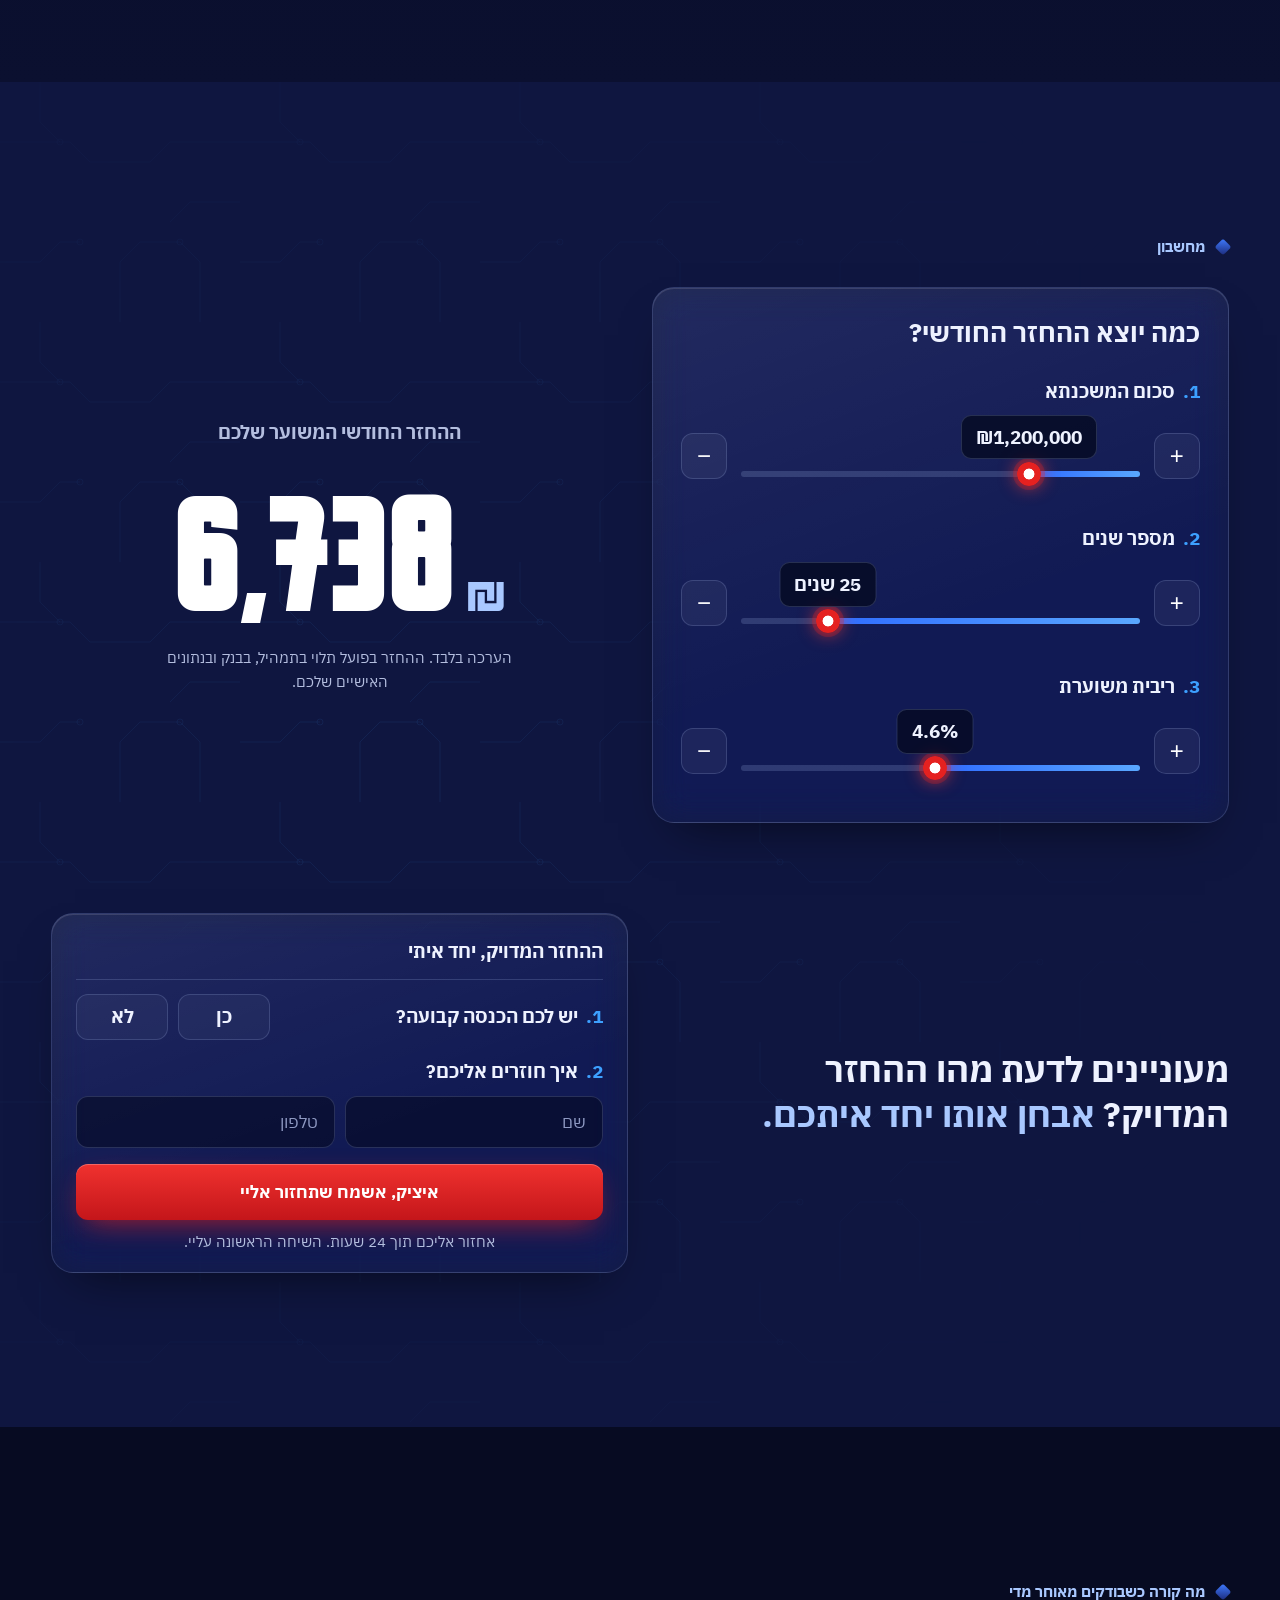
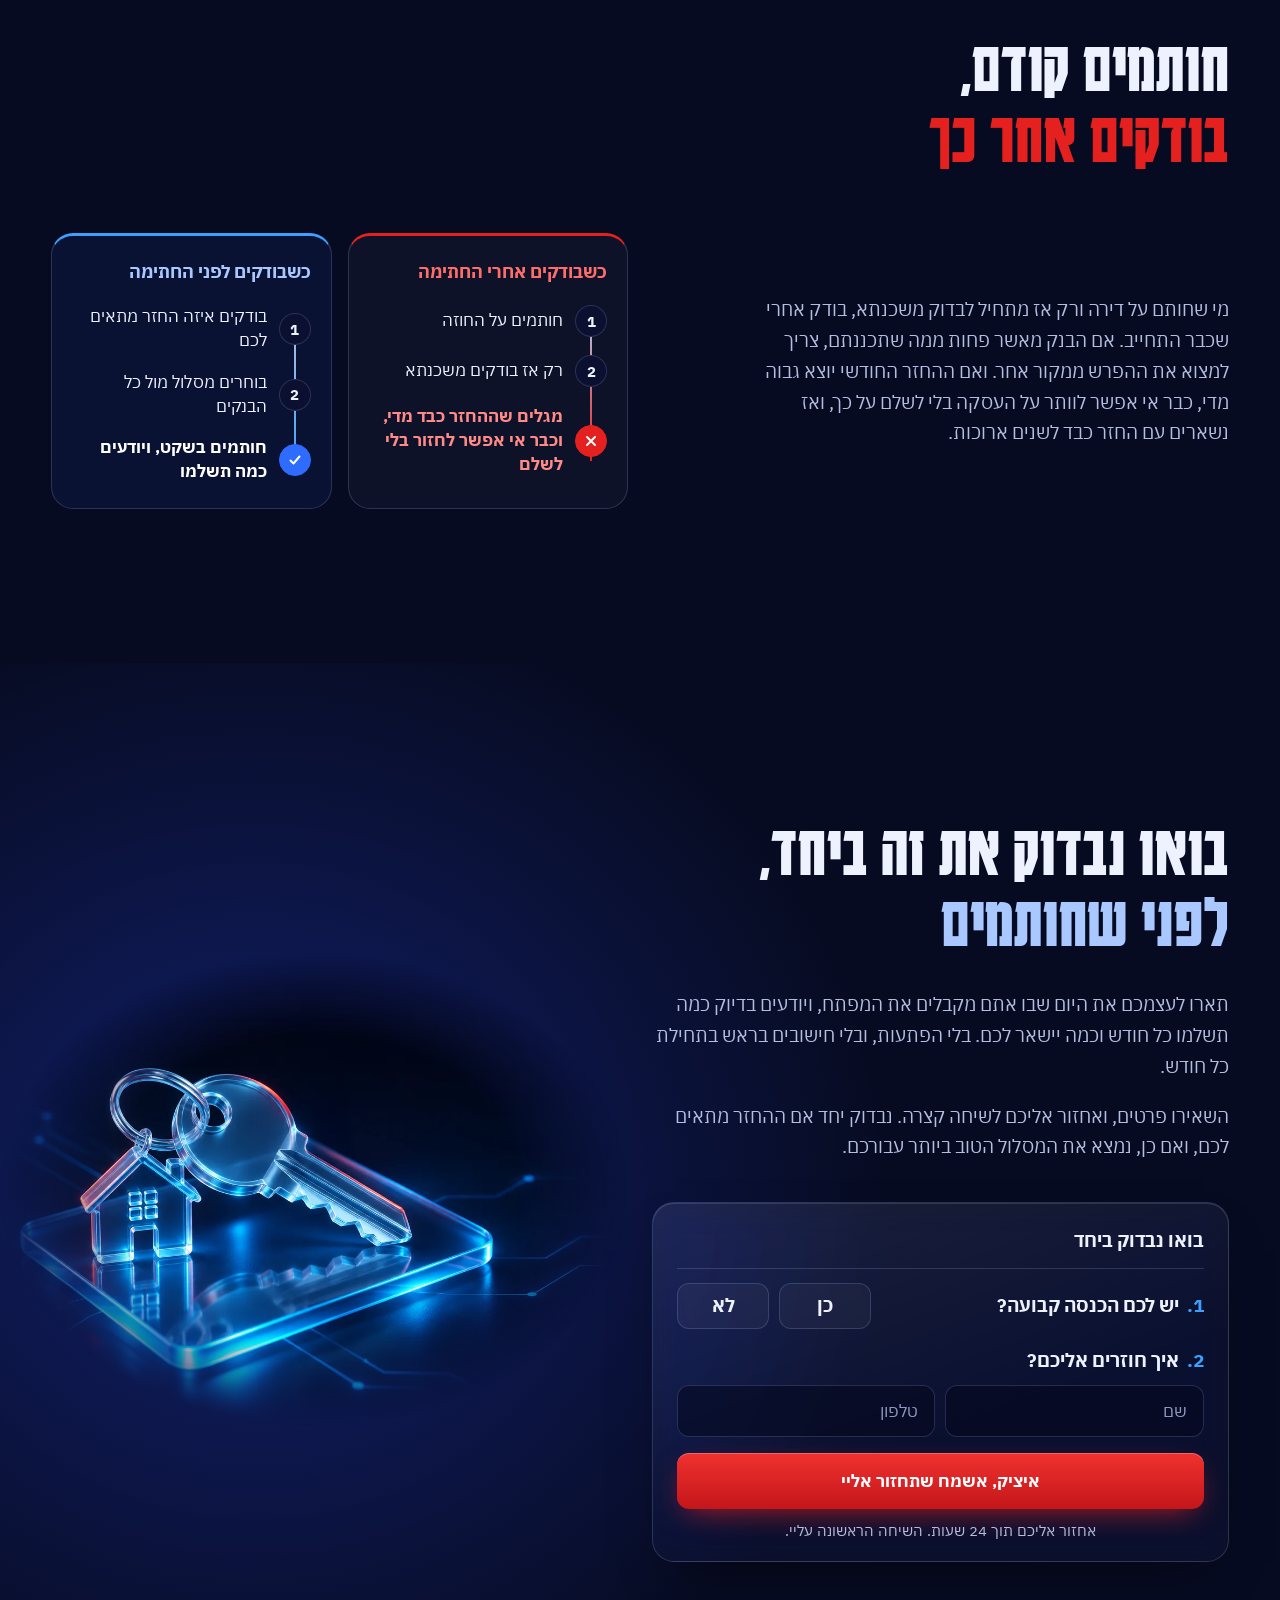
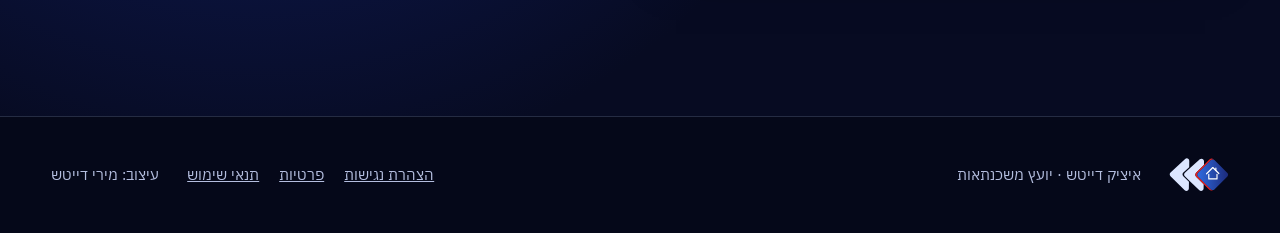
<file: v13/index.html>
<!doctype html>
<html lang="he" dir="rtl">
<head>
<meta charset="utf-8">
<meta name="viewport" content="width=device-width, initial-scale=1">
<title>איציק דייטש · יועץ משכנתאות</title>
<meta name="description" content="לפני שחותמים על החוזה, כדאי לדעת בוודאות איזה החזר חודשי תוכלו לעמוד בו לאורך זמן.">
<meta name="robots" content="index,follow">
<meta name="theme-color" content="#070B22">
<link rel="icon" href="../favicon.ico">
<link rel="preload" as="image" href="img/hero-scene.webp">
<link rel="preconnect" href="https://fonts.googleapis.com"><link rel="preconnect" href="https://fonts.gstatic.com" crossorigin>
<link href="https://fonts.googleapis.com/css2?family=Karantina:wght@700&family=IBM+Plex+Sans+Hebrew:wght@400;700&display=swap" rel="stylesheet">
<link rel="stylesheet" href="site.css">
<script>document.documentElement.classList.add('js')</script>
</head>
<body id="top">
<a class="skip" href="#main">דילוג לתוכן</a>
<header class="hd"><div class="hd__bar glass">
  <a class="hd__brand" href="#top" aria-label="איציק דייטש, לראש הדף"><img src="img/logo-dark.svg" alt="" width="50" height="30"><span>איציק דייטש<small>יועץ משכנתאות</small></span></a>
  <nav class="hd__nav" aria-label="ניווט בדף"><a href="#guide">איציק</a><a href="#steps">איך זה עובד</a><a href="#calc">מחשבון</a><a href="#final">צור קשר</a></nav>
  <a class="btn btn--sm btn--wa" href="https://wa.me/972500000000?text=היי%20איציק,%20אשמח%20לבדוק%20איתך%20את%20נושא%20המשכנתא" target="_blank" rel="noopener"><svg viewBox="0 0 32 32" aria-hidden="true"><path fill="currentColor" d="M16 3a13 13 0 0 0-11.2 19.6L3 29l6.6-1.7A13 13 0 1 0 16 3Zm0 23.6a10.6 10.6 0 0 1-5.4-1.5l-.4-.2-3.9 1 1-3.8-.2-.4A10.6 10.6 0 1 1 16 26.6Zm5.8-7.9c-.3-.2-1.9-.9-2.2-1s-.5-.2-.7.2-.8 1-1 1.2-.4.2-.7 0a8.7 8.7 0 0 1-4.3-3.8c-.3-.6.3-.5.9-1.7.1-.2 0-.4 0-.5l-1-2.4c-.3-.6-.5-.5-.7-.5h-.6a1.2 1.2 0 0 0-.9.4 3.7 3.7 0 0 0-1.1 2.7 6.4 6.4 0 0 0 1.3 3.4 14.7 14.7 0 0 0 5.7 5c2.1.9 2.9 1 4 .8a3.4 3.4 0 0 0 2.2-1.6 2.8 2.8 0 0 0 .2-1.6c0-.2-.3-.3-.6-.4Z"/></svg><span>וואטסאפ</span></a>
</div></header>
<main id="main">
<section class="hero" data-par>
  <div class="hero__bg" aria-hidden="true"><img src="img/hero-scene.webp" alt="" width="1920" height="1074" fetchpriority="high"></div>
  <div class="tiles" aria-hidden="true"><i class="tile t1"></i><i class="tile t2"></i><i class="tile t3"></i><i class="tile t4"></i><i class="tile t5"></i><i class="tile t6"></i></div>
  <div class="hero__in">
    <div class="hero__copy">
      <p class="hero__who"><i class="dot"></i>איציק דייטש · יועץ משכנתאות</p>
      <h1 class="display"><span class="ln"><span>מצאתם דירה</span></span><span class="ln"><span>ולא בטוחים</span></span><span class="ln"><span>שתעמדו <em>בהחזר?</em></span></span></h1>
      <p class="lede">לפני שחותמים על החוזה, כדאי לדעת בוודאות איזה החזר חודשי תוכלו לעמוד בו לאורך זמן.</p>
      <form class="card glass lead" id="lead-hero" novalidate data-variant="A">
  <p class="card__title">בדיקת החזר לפני החתימה</p>
  <fieldset class="card__step yn">
    <legend><b>1.</b> יש לכם הכנסה קבועה?</legend>
    <div class="chips"><label><input type="radio" name="income" value="yes" required><span>כן</span></label><label><input type="radio" name="income" value="no"><span>לא</span></label></div>
  </fieldset>
  <div class="card__step">
    <p class="card__label"><b>2.</b> איך חוזרים אליכם?</p>
    <div class="card__fields">
      <label class="field"><span class="sr">שם</span><input name="name" autocomplete="name" required placeholder="שם"></label>
      <label class="field"><span class="sr">טלפון</span><input name="phone" type="tel" inputmode="tel" autocomplete="tel" required dir="ltr" placeholder="טלפון"></label>
    </div>
  </div>
  <button class="btn btn--block" type="submit">איציק, אשמח שתחזור אליי</button>
  <p class="lead__note">אחזור אליכם תוך 24 שעות. השיחה הראשונה עליי.</p>
  <p class="lead__err" role="alert" hidden></p>
</form>
      <p class="hero__p">אני איציק דייטש, יועץ משכנתאות. את הבדיקה הזאת אני עושה איתכם, ולאחר מכן משווה עבורכם בין הצעות כל הבנקים עד שנגיע למסלול המתאים לכם ביותר. <b>ואם זה לא העיתוי הנכון, אמליץ לכם לחכות.</b></p>
      <ul class="chips-u">
        <li class="glass">כל הבנקים</li><li class="glass">25 שנות ניסיון</li><li class="glass">השיחה הראשונה עליי</li>
      </ul>
    </div>
  </div>
</section>

<!-- 2 · הבעיה -->
<section class="problem sec">
  <span class="neon neon--v" aria-hidden="true"></span>
  <div class="wrap">
    <p class="ch"><i class="dia"></i>הבעיה</p>
    <h2 class="h1"><span class="ln"><span>החתימה מתקרבת,</span></span><span class="ln"><span><em>והשאלה החשובה עדיין פתוחה</em></span></span></h2>
    <div class="problem__grid">
      <div class="problem__copy">
        <p>מצאתם דירה, והמוכר מחכה לתשובה. רגע לפני שחותמים, חשוב לוודא שההחזר החודשי ישאיר לכם מספיק כדי לחיות בנוחות, לאורך כל שנות המשכנתא.</p>
        <p>הבנק יבדוק כמה הוא מוכן להלוות לכם, ומה הוא ירוויח מזה. הוא לא יבדוק מה היכולות שלכם, וכמה אתם יכולים לחסוך.</p>
      </div>
      <div class="ledger glass">
        <div class="ledger__col"><h3>הבנק בודק</h3><p><i class="ok"></i>כמה הוא מוכן להלוות לכם</p><p><i class="ok"></i>מה הוא ירוויח מזה</p></div>
        <div class="ledger__col ledger__col--no"><h3>הבנק לא בודק</h3><p><i class="no"></i><s>מה היכולות שלכם</s></p><p><i class="no"></i><s>כמה אתם יכולים לחסוך</s></p></div>
      </div>
    </div>
    <blockquote class="pull"><span class="ln"><span>הדירה החדשה אמורה להביא לכם שקט,</span></span><span class="ln"><span><em>גם בתחילת כל חודש.</em></span></span></blockquote>
  </div>
</section>

<!-- 3 · המדריך -->
<section class="guide sec" id="guide">
  <div class="wrap guide__grid">
    <figure class="guide__photo"><span class="guide__dia" aria-hidden="true"></span><img src="img/itzik-cut.webp" alt="איציק דייטש, יועץ משכנתאות" width="520" height="640" loading="lazy"><figcaption class="tag"><i class="tag__dia"></i><b>איציק דייטש</b><span>יועץ משכנתאות · 4 שנים בתחום</span></figcaption></figure>
    <div class="guide__copy">
      <p class="ch"><i class="dia"></i>איציק</p>
      <h2 class="h1"><span class="ln"><span>לפעמים התשובה הנכונה</span></span><span class="ln"><span>היא <em class="red">״עוד לא״</em></span></span></h2>
      <p>כואב לי לראות זוגות שחותמים על דירה, ורק אחרי החתימה מגלים שההחזר החודשי לא משאיר להם מרווח לנשום. לכן, כבר ארבע שנים, אני מתחיל כל ליווי עוד לפני הבנק. אני בודק איתכם את ההכנסות, ההוצאות והתוכניות שלכם, ורק אחר כך מחפש את המסלול.</p>
      <div class="cases">
        <article class="case glass"><span class="case__tag">ירושלים · מחיר למשתכן</span><p>לקוח אחד שלי חשש לקחת משכנתא על דירה במחיר למשתכן בירושלים. ישבנו יחד על המספרים, עד שהיה לו ברור איך ההחזר מסתדר.</p></article>
        <article class="case glass"><span class="case__tag">חיכה שנה-שנתיים</span><p>לקוח אחר הגיע אליי בטוח שהוא מוכן לקנות, והמלצתי לו לחכות שנה-שנתיים. לאחרונה הוא חזר, ועכשיו אנחנו עושים יחד את המשכנתא שלו.</p></article>
      </div>
    </div>
  </div>
</section>

<section class="trust sec" id="trust">
  <div class="wrap trust__grid">
    <div class="trust__copy">
      <p class="ch"><i class="dia"></i>הגב שמאחוריי</p>
      <h2 class="h1"><span class="ln"><span>ליווי אישי,</span></span><span class="ln"><span>ומאחוריו <em>25 שנות ניסיון</em></span></span></h2>
      <p>אני עובד בשיתוף פעולה עם חברה ותיקה שפועלת בתחום כבר 25 שנה. כך אתם מקבלים ליווי אישי ממני, ולצידו ניסיון של 25 שנה בהשגת ההצעות הטובות ביותר בשוק.</p>
      <div class="facts">
        <div class="fact glass"><b>כל הבנקים</b><span>אני בודק את התיק שלכם מול כל הבנקים, ולא רק מול אחד.</span></div>
        <div class="fact glass"><b>שני אנשי מקצוע</b><span>בפגישת הייעוץ יושבת איתנו גם נציגה מהחברה.</span></div>
      </div>
    </div>
    <div class="big-dia" aria-hidden="true"><div class="big-dia__shape"></div><span class="big-dia__num">25</span><span class="big-dia__cap">שנות ניסיון</span></div>
  </div>
</section>
<section class="steps sec" id="steps">
  <div class="wrap">
    <p class="ch"><i class="dia"></i>איך זה עובד</p>
    <h2 class="h1"><span class="ln"><span>הדרך למשכנתא,</span></span><span class="ln"><span><em>שלב אחרי שלב</em></span></span></h2>
    <ol class="road"><li class="road__step glass"><span class="road__dia"><b>1</b></span><h3>שיחת היכרות</h3><p>שיחה קצרה בטלפון, שבה אני מבין מה אתם צריכים ובאיזה שלב אתם נמצאים.</p></li><li class="road__step glass"><span class="road__dia"><b>2</b></span><h3>מסמכים</h3><p>אתם שולחים לי את המסמכים, ואני עובר עליהם לפני שאנחנו נפגשים.</p></li><li class="road__step glass"><span class="road__dia"><b>3</b></span><h3>פגישת ייעוץ</h3><p>יושבים יחד ובודקים איזה החזר חודשי באמת מתאים לכם.</p></li><li class="road__step glass"><span class="road__dia"><b>4</b></span><h3>מול הבנקים</h3><p>אני מגיש את התיק לכל הבנקים, עד שמתקבל אישור עקרוני עם ההצעה הטובה ביותר.</p></li><li class="road__step glass"><span class="road__dia"><b>5</b></span><h3>עד הסוף</h3><p>אני מלווה אתכם עד שהמשכנתא מאושרת והכסף מועבר.</p></li></ol>
  </div>
</section>

<!-- מחשבון -->
<section class="calc sec" id="calc">
  <div class="circuit" aria-hidden="true"></div>
  <div class="wrap">
    <p class="ch"><i class="dia"></i>מחשבון</p>
    <div class="calc__grid">
      <div class="calc__card glass">
        <h2 class="h2">כמה יוצא ההחזר החודשי?</h2>
        <div class="rng"><p class="rng__label"><b>1.</b> סכום המשכנתא</p><div class="rng__ctl"><button type="button" class="pm" data-for="c-amount" data-step="50000" aria-label="הוספה">+</button><div class="rng__track"><output class="bubble" id="o-amount" dir="ltr"></output><input id="c-amount" type="range" min="200000" max="4000000" step="50000" value="1200000" aria-label="סכום המשכנתא"></div><button type="button" class="pm" data-for="c-amount" data-step="-50000" aria-label="הפחתה">−</button></div></div>
        <div class="rng"><p class="rng__label"><b>2.</b> מספר שנים</p><div class="rng__ctl"><button type="button" class="pm" data-for="c-years" data-step="1" aria-label="הוספה">+</button><div class="rng__track"><output class="bubble" id="o-years"></output><input id="c-years" type="range" min="5" max="30" step="1" value="25" aria-label="מספר שנים"></div><button type="button" class="pm" data-for="c-years" data-step="-1" aria-label="הפחתה">−</button></div></div>
        <div class="rng"><p class="rng__label"><b>3.</b> ריבית משוערת</p><div class="rng__ctl"><button type="button" class="pm" data-for="c-rate" data-step="0.1" aria-label="הוספה">+</button><div class="rng__track"><output class="bubble" id="o-rate" dir="ltr"></output><input id="c-rate" type="range" min="1" max="8" step="0.1" value="4.6" aria-label="ריבית משוערת"></div><button type="button" class="pm" data-for="c-rate" data-step="-0.1" aria-label="הפחתה">−</button></div></div>
      </div>
      <div class="calc__out" aria-live="polite">
        <p class="calc__label">ההחזר החודשי המשוער שלכם</p>
        <p class="calc__num"><output id="o-pay">0</output><span>₪</span></p>
        <p class="calc__fine">הערכה בלבד. ההחזר בפועל תלוי בתמהיל, בבנק ובנתונים האישיים שלכם.</p>
      </div>
    </div>
    <div class="calc__cta">
      <h3 class="h2">מעוניינים לדעת מהו ההחזר המדויק? <em>אבחן אותו יחד איתכם.</em></h3>
      <form class="card glass lead" id="lead-calc" novalidate data-variant="A">
  <p class="card__title">ההחזר המדויק, יחד איתי</p>
  <fieldset class="card__step yn">
    <legend><b>1.</b> יש לכם הכנסה קבועה?</legend>
    <div class="chips"><label><input type="radio" name="income" value="yes" required><span>כן</span></label><label><input type="radio" name="income" value="no"><span>לא</span></label></div>
  </fieldset>
  <div class="card__step">
    <p class="card__label"><b>2.</b> איך חוזרים אליכם?</p>
    <div class="card__fields">
      <label class="field"><span class="sr">שם</span><input name="name" autocomplete="name" required placeholder="שם"></label>
      <label class="field"><span class="sr">טלפון</span><input name="phone" type="tel" inputmode="tel" autocomplete="tel" required dir="ltr" placeholder="טלפון"></label>
    </div>
  </div>
  <button class="btn btn--block" type="submit">איציק, אשמח שתחזור אליי</button>
  <p class="lead__note">אחזור אליכם תוך 24 שעות. השיחה הראשונה עליי.</p>
  <p class="lead__err" role="alert" hidden></p>
</form>
    </div>
  </div>
</section>

<!-- המלצות: יוצגו כאן כשיגיעו 2-3 המלצות אמיתיות (לפני · מה עשינו · מה יצא) -->

<!-- 7 · מאוחר מדי -->
<section class="late sec">
  <div class="wrap">
    <p class="ch"><i class="dia"></i>מה קורה כשבודקים מאוחר מדי</p>
    <h2 class="h1"><span class="ln"><span>חותמים קודם,</span></span><span class="ln"><span><em class="red">בודקים אחר כך</em></span></span></h2>
    <div class="late__grid">
      <p>מי שחותם על דירה ורק אז מתחיל לבדוק משכנתא, בודק אחרי שכבר התחייב. אם הבנק מאשר פחות ממה שתכננתם, צריך למצוא את ההפרש ממקור אחר. ואם ההחזר החודשי יוצא גבוה מדי, כבר אי אפשר לוותר על העסקה בלי לשלם על כך, ואז נשארים עם החזר כבד לשנים ארוכות.</p>
      <div class="paths">
        <article class="path path--bad">
          <p class="path__tag">כשבודקים אחרי החתימה</p>
          <ol class="path__list">
            <li><span class="path__n">1</span>חותמים על החוזה</li>
            <li><span class="path__n">2</span>רק אז בודקים משכנתא</li>
            <li class="path__end"><span class="path__n"><svg class="mark" viewBox="0 0 40 40" aria-hidden="true"><path d="M12 12l16 16M28 12L12 28"/></svg></span>מגלים שההחזר כבד מדי, וכבר אי אפשר לחזור בלי לשלם</li>
          </ol>
        </article>
        <article class="path path--good">
          <p class="path__tag">כשבודקים לפני החתימה</p>
          <ol class="path__list">
            <li><span class="path__n">1</span>בודקים איזה החזר מתאים לכם</li>
            <li><span class="path__n">2</span>בוחרים מסלול מול כל הבנקים</li>
            <li class="path__end"><span class="path__n"><svg class="mark" viewBox="0 0 40 40" aria-hidden="true"><path d="M11 21l6 6 12-14"/></svg></span>חותמים בשקט, ויודעים כמה תשלמו</li>
          </ol>
        </article>
      </div>
    </div>
  </div>
</section>

<!-- 8 · סוף טוב -->
<section class="final sec" id="final">
  <div class="wrap final__grid">
    <div class="final__copy">
      <h2 class="h1"><span class="ln"><span>בואו נבדוק את זה ביחד,</span></span><span class="ln"><span><em>לפני שחותמים</em></span></span></h2>
      <p>תארו לעצמכם את היום שבו אתם מקבלים את המפתח, ויודעים בדיוק כמה תשלמו כל חודש וכמה יישאר לכם. בלי הפתעות, ובלי חישובים בראש בתחילת כל חודש.</p>
      <p>השאירו פרטים, ואחזור אליכם לשיחה קצרה. נבדוק יחד אם ההחזר מתאים לכם, ואם כן, נמצא את המסלול הטוב ביותר עבורכם.</p>
      <form class="card glass lead" id="lead-final" novalidate data-variant="A">
  <p class="card__title">בואו נבדוק ביחד</p>
  <fieldset class="card__step yn">
    <legend><b>1.</b> יש לכם הכנסה קבועה?</legend>
    <div class="chips"><label><input type="radio" name="income" value="yes" required><span>כן</span></label><label><input type="radio" name="income" value="no"><span>לא</span></label></div>
  </fieldset>
  <div class="card__step">
    <p class="card__label"><b>2.</b> איך חוזרים אליכם?</p>
    <div class="card__fields">
      <label class="field"><span class="sr">שם</span><input name="name" autocomplete="name" required placeholder="שם"></label>
      <label class="field"><span class="sr">טלפון</span><input name="phone" type="tel" inputmode="tel" autocomplete="tel" required dir="ltr" placeholder="טלפון"></label>
    </div>
  </div>
  <button class="btn btn--block" type="submit">איציק, אשמח שתחזור אליי</button>
  <p class="lead__note">אחזור אליכם תוך 24 שעות. השיחה הראשונה עליי.</p>
  <p class="lead__err" role="alert" hidden></p>
</form>
    </div>
    <figure class="final__key" aria-hidden="true" data-par-el><img src="img/key.webp" alt="" width="1168" height="880" decoding="async"></figure>
  </div>
</section>
</main>
<footer class="ft">
  <div class="wrap ft__in">
    <img src="img/logo-dark.svg" alt="איציק דייטש" width="60" height="36">
    <p>איציק דייטש · יועץ משכנתאות</p>
    <p class="ft__links"><a href="../accessibility.html">הצהרת נגישות</a><a href="../privacy.html">פרטיות</a><a href="../terms.html">תנאי שימוש</a></p>
    <p class="ft__credit">עיצוב: מירי דייטש</p>
  </div>
</footer>
<a class="wa" href="https://wa.me/972500000000?text=היי%20איציק,%20אשמח%20לבדוק%20איתך%20את%20נושא%20המשכנתא" target="_blank" rel="noopener" aria-label="שלחו לאיציק הודעה בוואטסאפ"><svg viewBox="0 0 32 32" aria-hidden="true"><path fill="currentColor" d="M16 3a13 13 0 0 0-11.2 19.6L3 29l6.6-1.7A13 13 0 1 0 16 3Zm0 23.6a10.6 10.6 0 0 1-5.4-1.5l-.4-.2-3.9 1 1-3.8-.2-.4A10.6 10.6 0 1 1 16 26.6Zm5.8-7.9c-.3-.2-1.9-.9-2.2-1s-.5-.2-.7.2-.8 1-1 1.2-.4.2-.7 0a8.7 8.7 0 0 1-4.3-3.8c-.3-.6.3-.5.9-1.7.1-.2 0-.4 0-.5l-1-2.4c-.3-.6-.5-.5-.7-.5h-.6a1.2 1.2 0 0 0-.9.4 3.7 3.7 0 0 0-1.1 2.7 6.4 6.4 0 0 0 1.3 3.4 14.7 14.7 0 0 0 5.7 5c2.1.9 2.9 1 4 .8a3.4 3.4 0 0 0 2.2-1.6 2.8 2.8 0 0 0 .2-1.6c0-.2-.3-.3-.6-.4Z"/></svg></a>
<script src="site.js"></script>
</body>
</html>
</file>
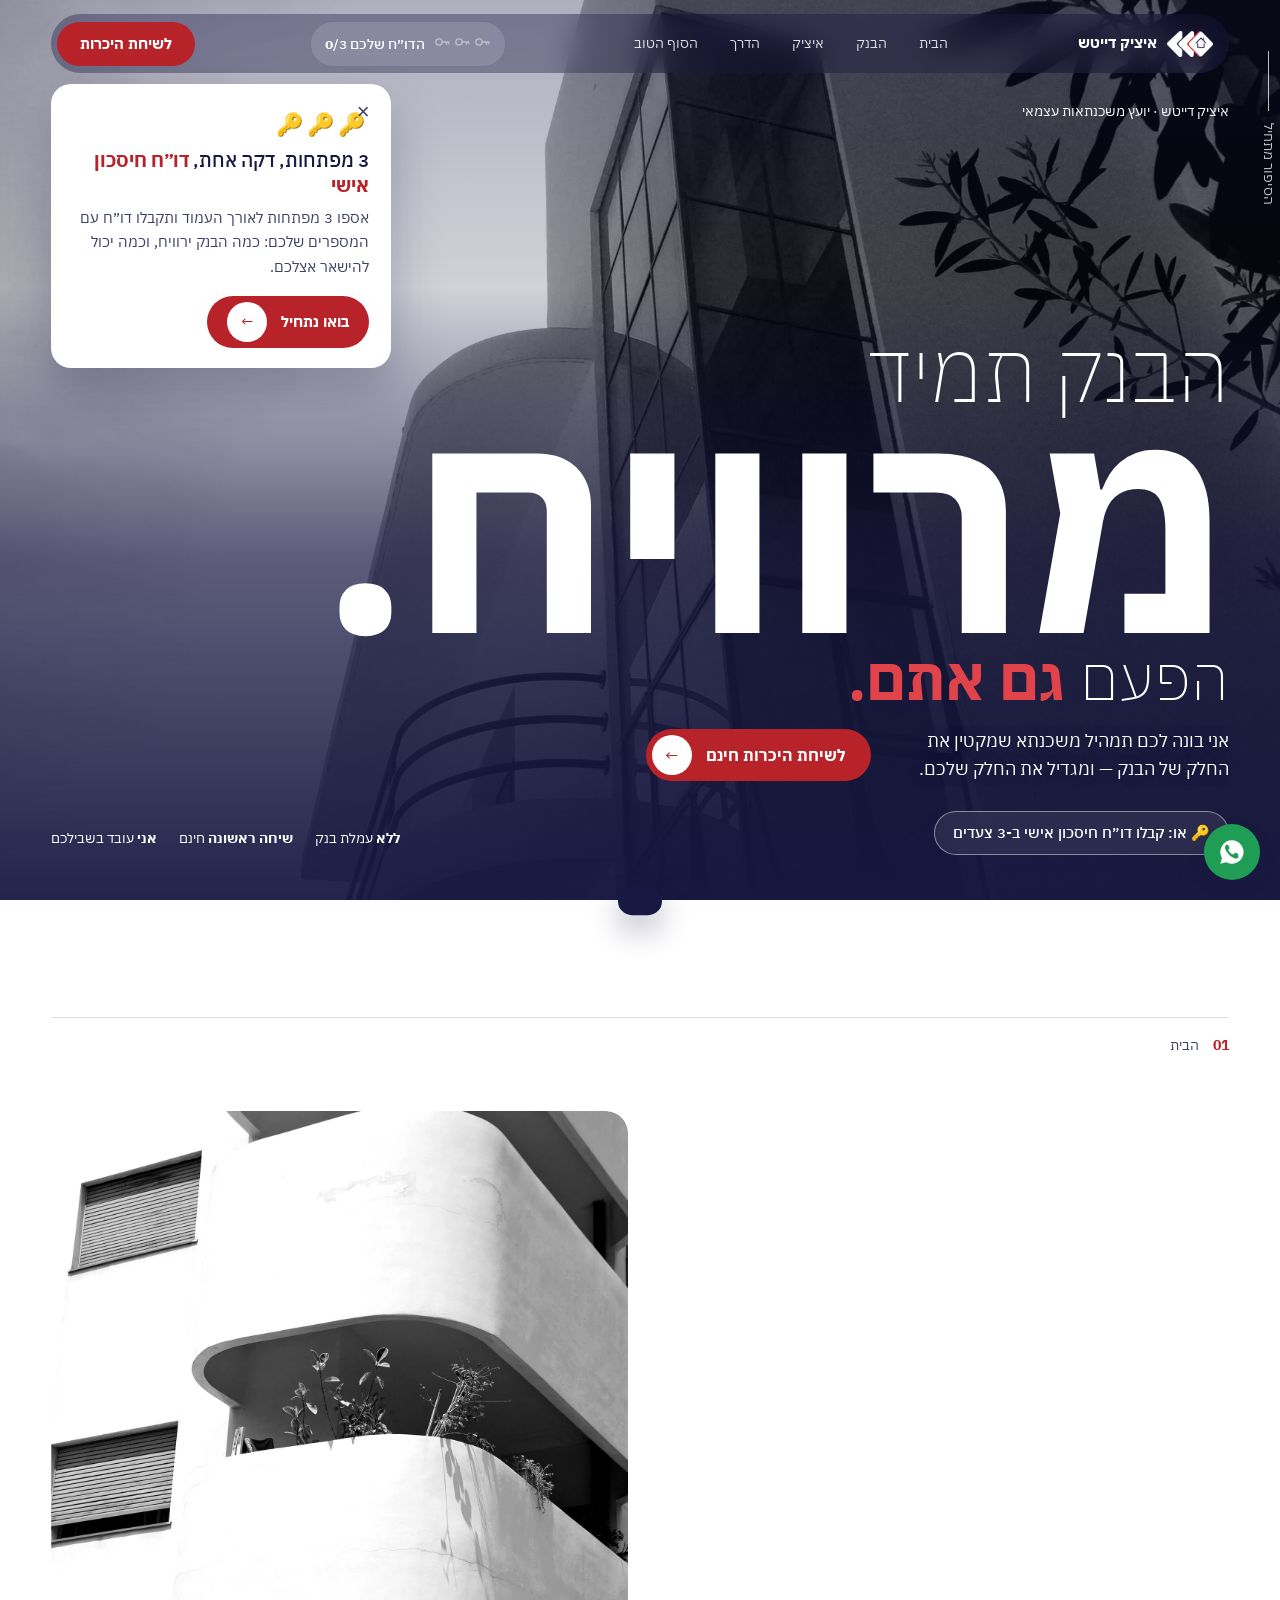
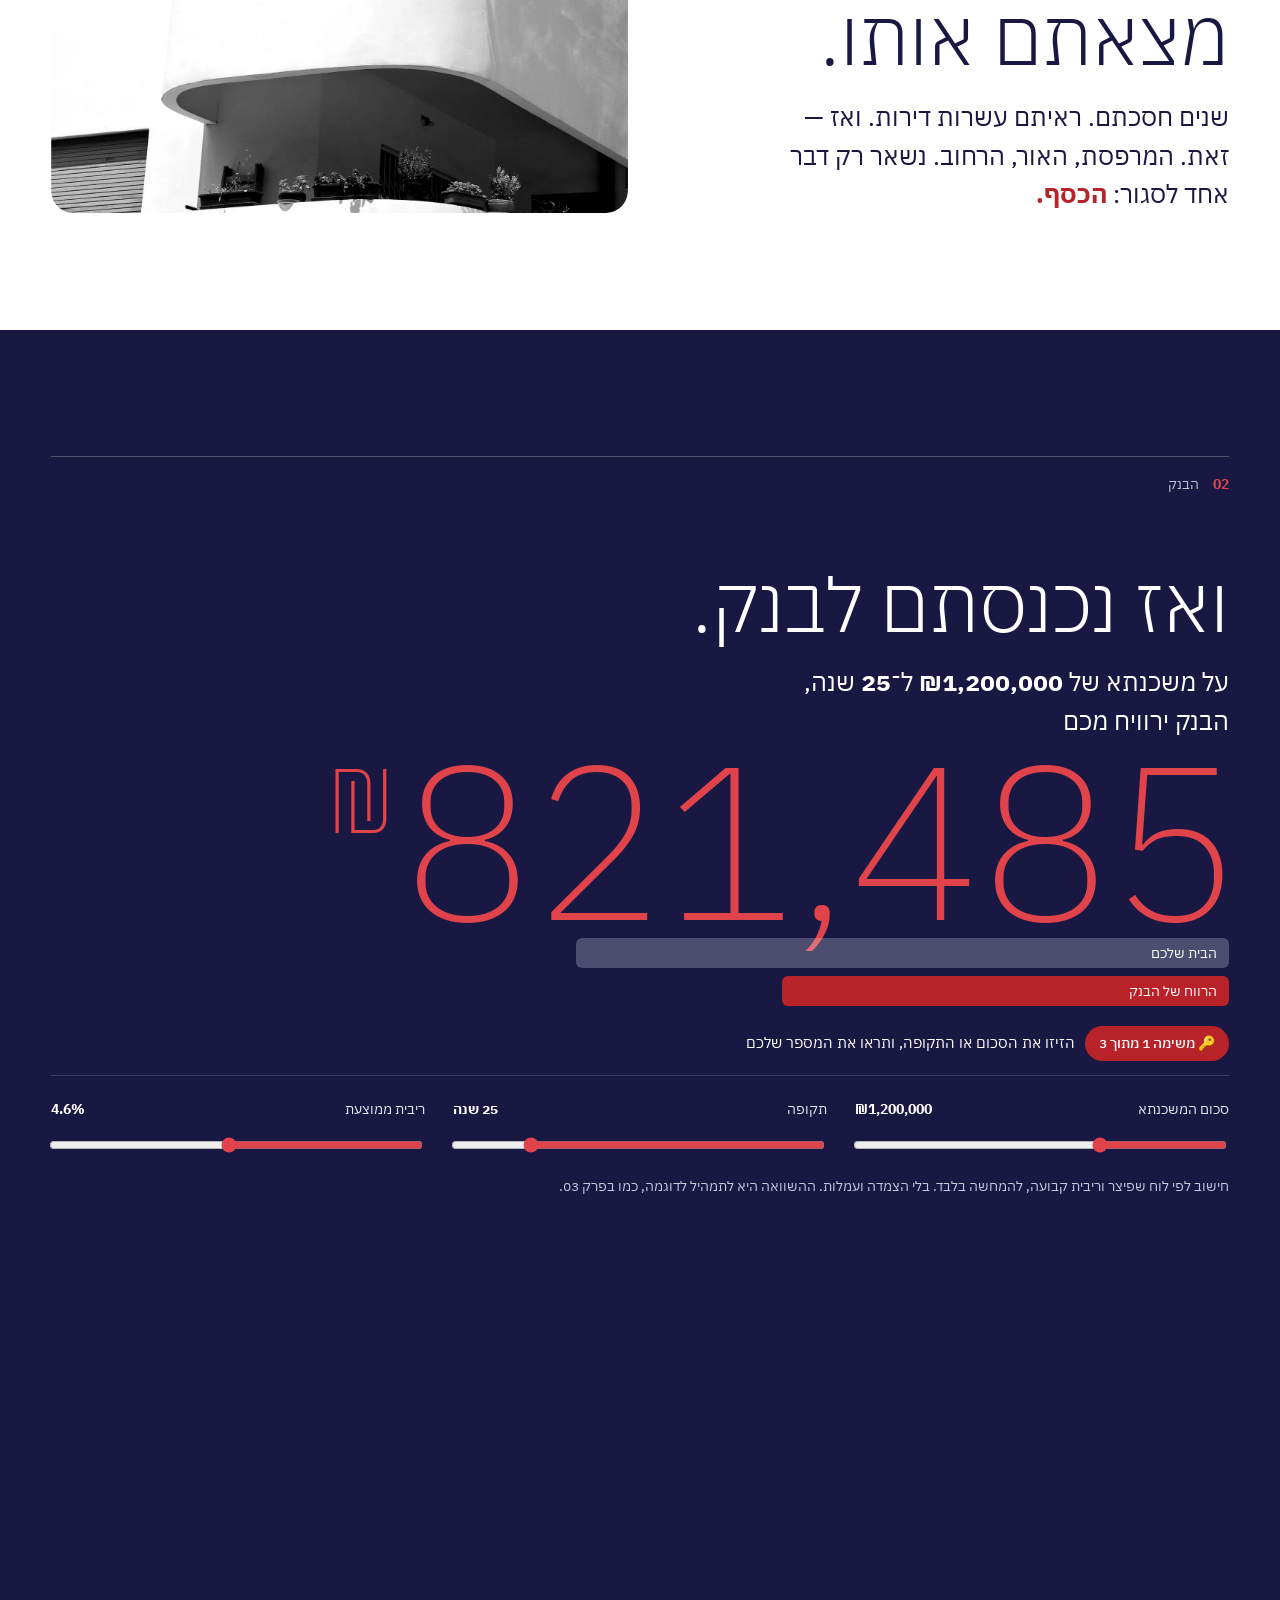
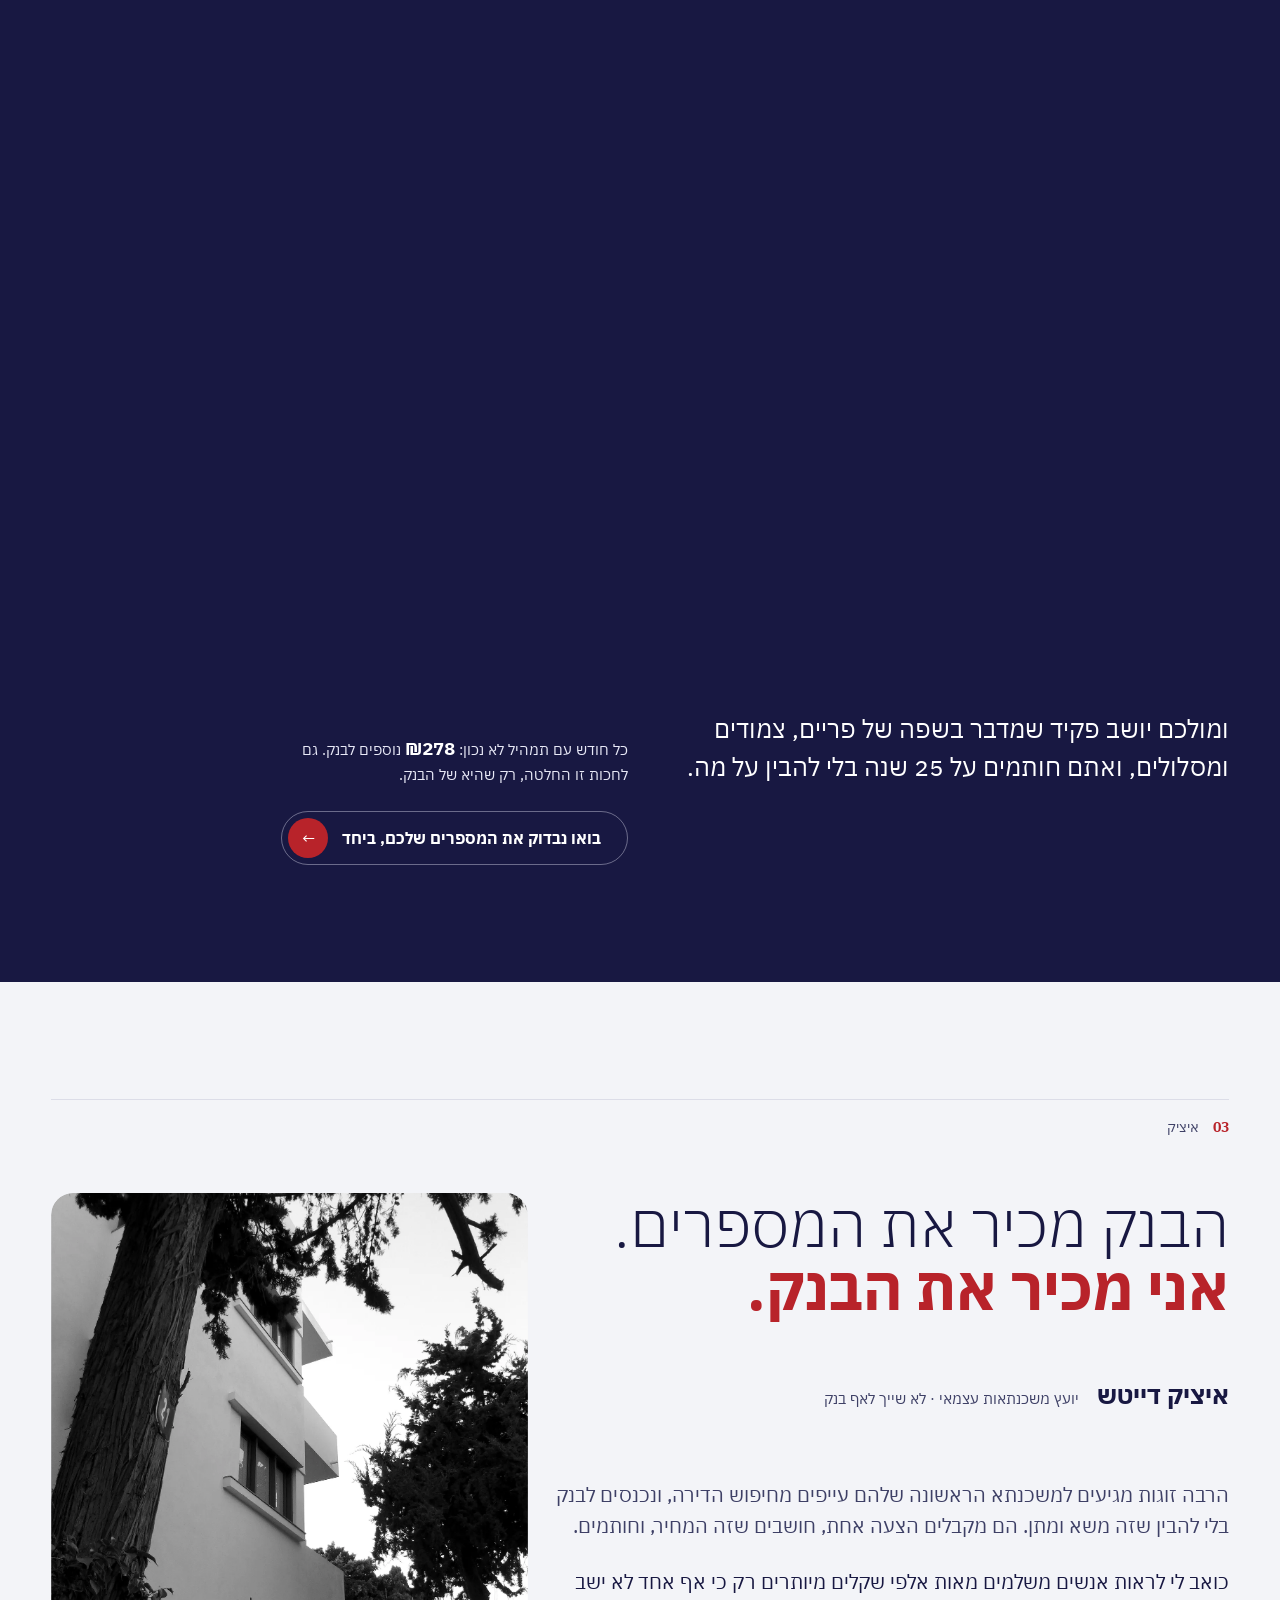
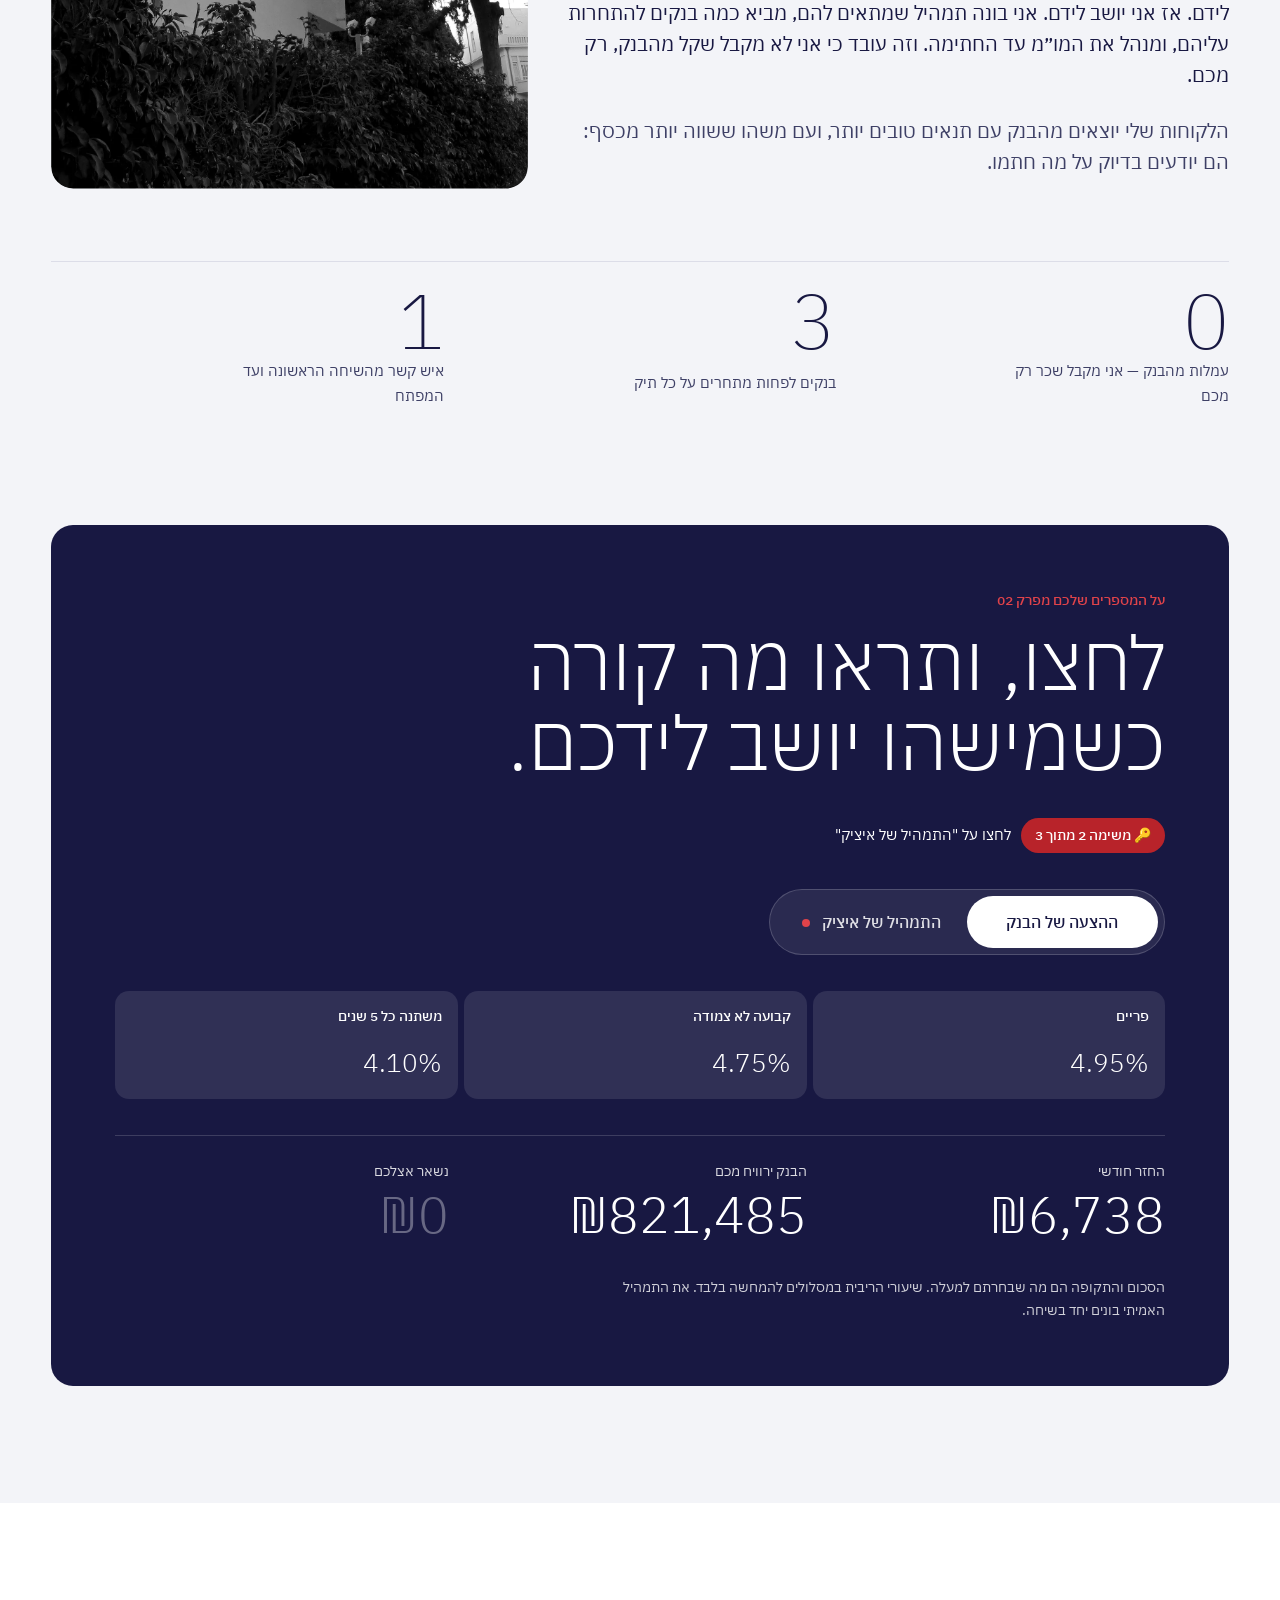
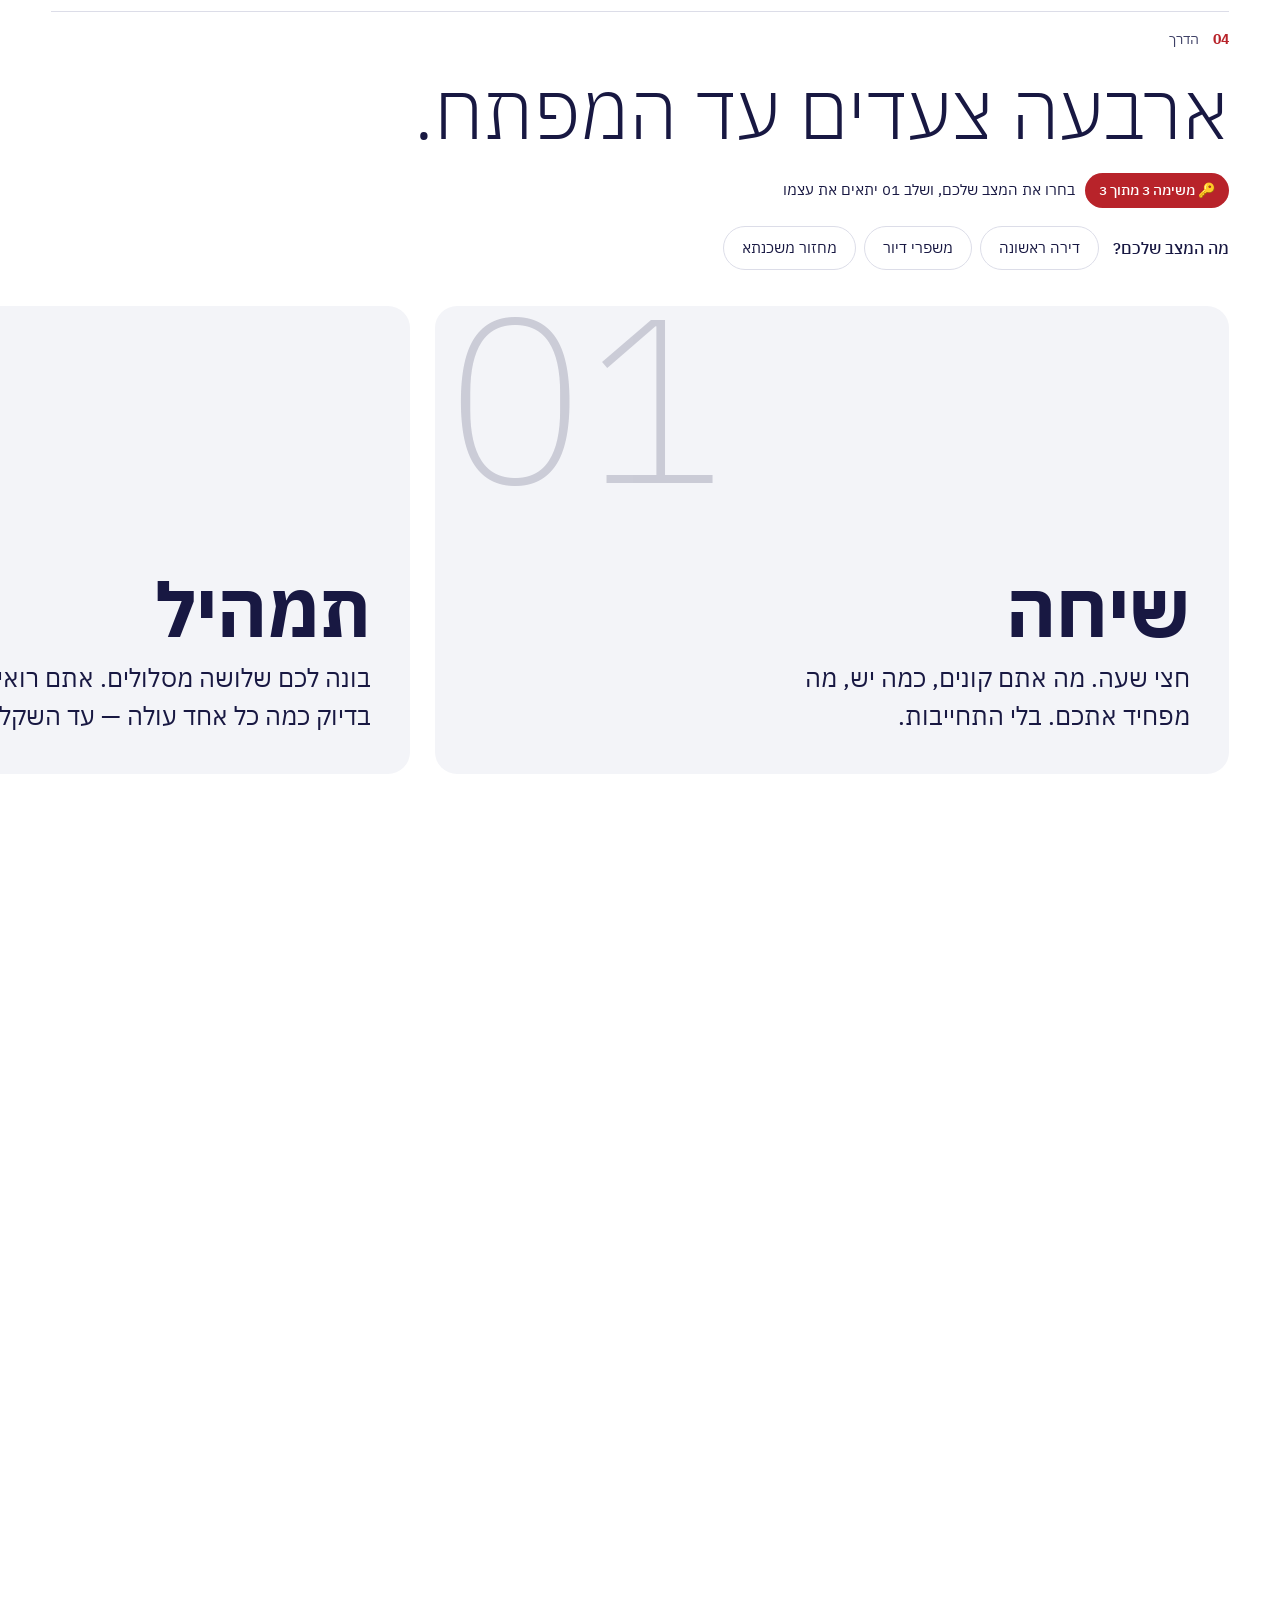
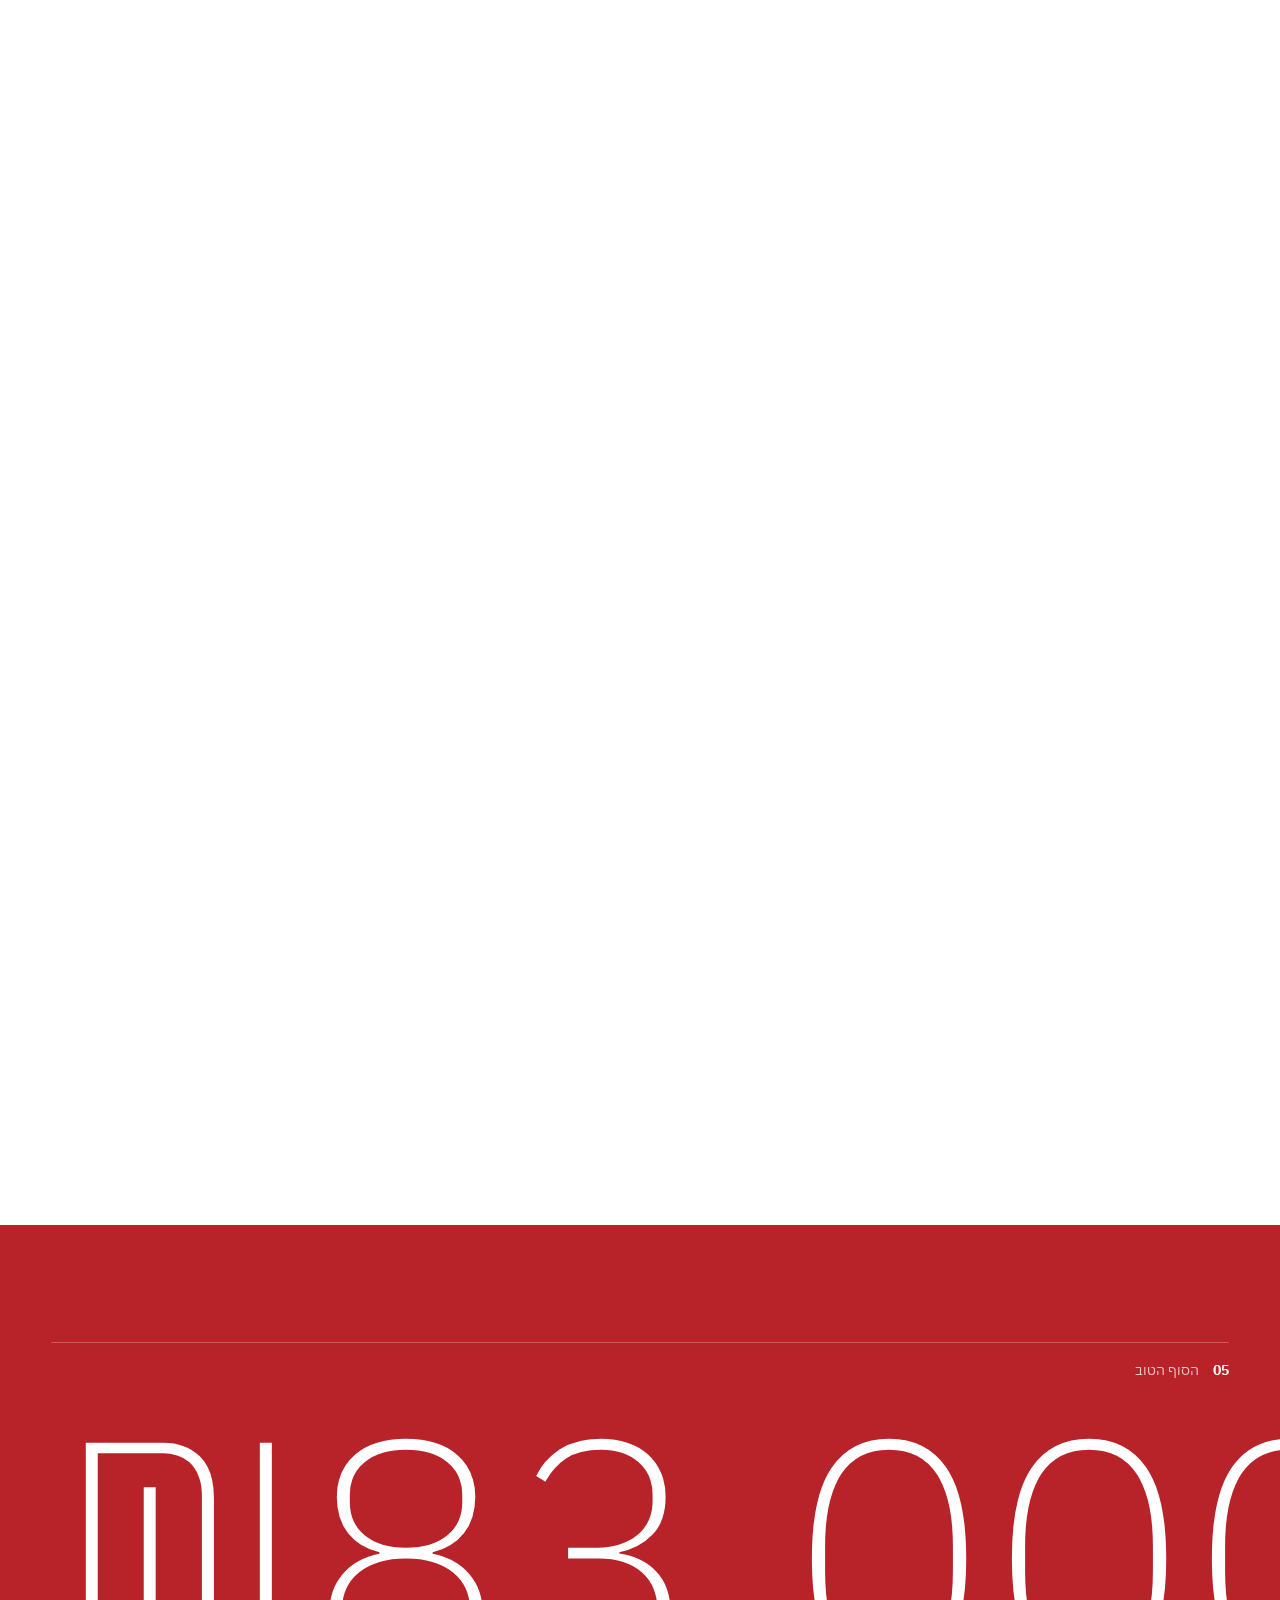
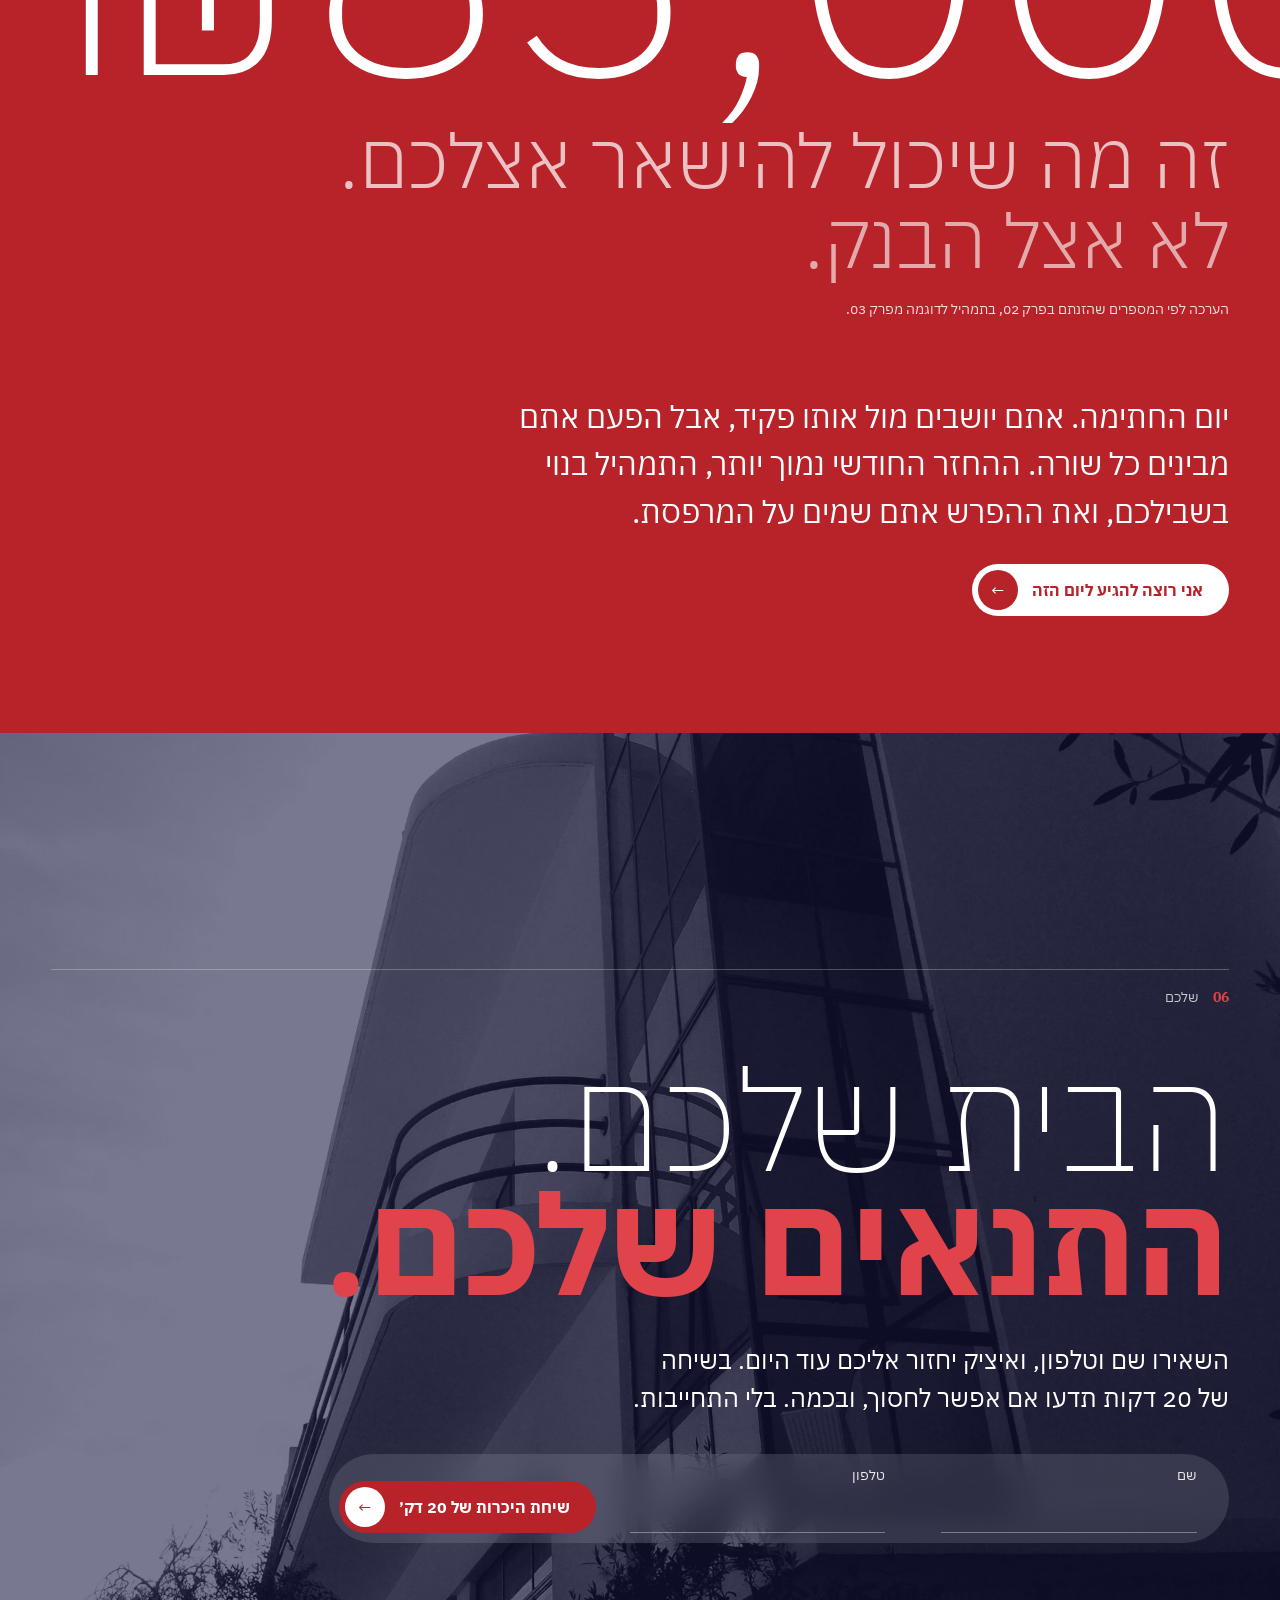
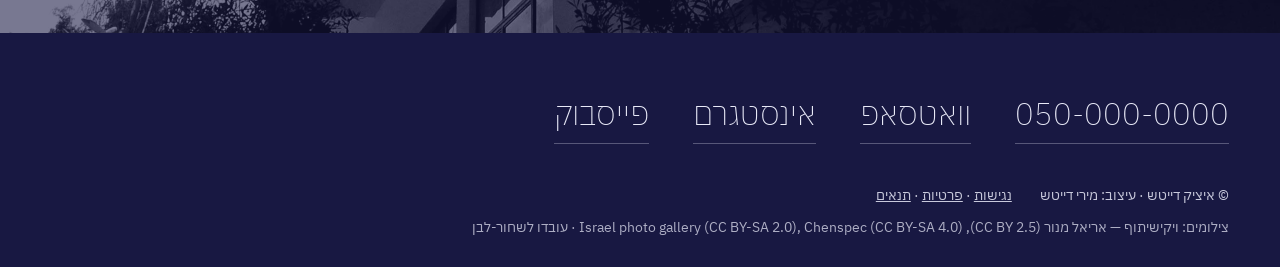
<file: v9/index.html>
<!doctype html>
<html lang="he" dir="rtl">
<head>
<meta charset="utf-8">
<meta name="viewport" content="width=device-width,initial-scale=1,viewport-fit=cover">
<title>איציק דייטש — ייעוץ משכנתאות · גרסה 9 (סיפור)</title>
<meta name="robots" content="noindex">
<meta name="description" content="איציק דייטש, יועץ משכנתאות עצמאי. הבנק תמיד מרוויח — הפעם גם אתם.">
<link rel="icon" href="../favicon.ico" sizes="any"><link rel="apple-touch-icon" href="../apple-touch-icon.png">
<link rel="preconnect" href="https://fonts.googleapis.com"><link rel="preconnect" href="https://fonts.gstatic.com" crossorigin>
<link href="https://fonts.googleapis.com/css2?family=IBM+Plex+Sans+Hebrew:wght@200;300;400;500;700&display=swap" rel="stylesheet">
<link rel="preload" as="image" href="img/hero.webp">
<link rel="stylesheet" href="v9.css?v=15">
<link rel="stylesheet" href="order.css?v=15">
<link rel="stylesheet" href="read.css?v=15">
<link rel="stylesheet" href="magic.css?v=15">
<script defer src="magic.js?v=15"></script>
<link rel="stylesheet" href="anim.css?v=15">
<link rel="stylesheet" href="quest.css?v=15">
<script defer src="quest.js?v=15"></script>
<script defer src="anim.js?v=15"></script>
<script defer src="v9.js?v=15"></script>
</head>
<body>
<a class="skip" href="#main">דילוג לתוכן</a>

<header class="hd" id="hd">
  <a class="hd__brand" href="#top" aria-label="איציק דייטש — לראש העמוד"><img src="../logo-light.png" alt="" width="52" height="30"><span>איציק דייטש</span></a>
  <nav class="hd__nav" aria-label="פרקים">
    <i class="hd__ind" aria-hidden="true"></i>
    <a href="#ch-home" data-sec="ch-home">הבית</a><a href="#ch-bank" data-sec="ch-bank">הבנק</a><a href="#ch-me" data-sec="ch-me">איציק</a><a href="#ch-road" data-sec="ch-road">הדרך</a><a href="#ch-end" data-sec="ch-end">הסוף הטוב</a>
  </nav>
  <button class="hd__quest" type="button" aria-haspopup="dialog" aria-controls="questPanel" aria-label="המשימות שלכם: 0 מתוך 3">
    <span class="hd__keys"><i class="k"><svg viewBox="0 0 24 24" aria-hidden="true"><circle cx="8" cy="12" r="4.2"/><path d="M12 12h9M18 12v3M21 12v2.2"/></svg></i><i class="k"><svg viewBox="0 0 24 24" aria-hidden="true"><circle cx="8" cy="12" r="4.2"/><path d="M12 12h9M18 12v3M21 12v2.2"/></svg></i><i class="k"><svg viewBox="0 0 24 24" aria-hidden="true"><circle cx="8" cy="12" r="4.2"/><path d="M12 12h9M18 12v3M21 12v2.2"/></svg></i></span><span class="hd__qt">הדו״ח שלכם <b id="qCount">0</b>/3</span>
  </button>
  <a class="btn btn--sm hd__cta" href="#contact"><span class="hd__save" aria-hidden="true"><b>₪<span id="hdSave">0</span></b> מחכים לכם</span><span class="hd__cta-t">לשיחת היכרות</span></a>
  <i class="hd__prog" aria-hidden="true"><i id="hdProg"></i></i>
  <button class="hd__menu" type="button" aria-expanded="false" aria-controls="mnav" aria-label="תפריט"><i></i><i></i></button>
</header>
<div class="qpanel" id="questPanel" hidden>
  <p class="qpanel__t">3 מפתחות = <b>דו״ח חיסכון אישי</b> עם המספרים שלכם</p>
  <ol class="qpanel__list">
    <li data-q="m1"><a href="#ch-bank"><span class="qi"></span>שנו את המספרים בפרק הבנק</a></li>
    <li data-q="m2"><a href="#ch-magic"><span class="qi"></span>הפעילו את הקסם של איציק</a></li>
    <li data-q="m3"><a href="#ch-road"><span class="qi"></span>ספרו לנו מה המצב שלכם</a></li>
  </ol>
</div>
<aside class="qintro" id="qintro" hidden aria-labelledby="qiT">
  <button class="qintro__x" type="button" aria-label="סגירה">×</button>
  <p class="qintro__keys" aria-hidden="true">🔑🔑🔑</p>
  <p id="qiT" class="qintro__t">3 מפתחות, דקה אחת, <b>דו״ח חיסכון אישי</b></p>
  <p class="qintro__p">אספו 3 מפתחות לאורך העמוד ותקבלו דו״ח עם המספרים שלכם: כמה הבנק ירוויח, וכמה יכול להישאר אצלכם.</p>
  <a class="btn btn--sm" href="#ch-bank" id="qiGo">בואו נתחיל <span class="arr" aria-hidden="true">←</span></a>
</aside>
<div class="toast" id="toast" role="status" aria-live="polite"></div>
<dialog class="report" id="report" aria-labelledby="rTitle">
  <form method="dialog"><button class="report__x" aria-label="סגירה">×</button></form>
  <p class="report__kicker">3 מתוך 3 · פתחתם את הדו״ח</p>
  <h2 id="rTitle" class="report__t">הדו״ח האישי שלכם</h2>
  <dl class="report__grid">
    <div><dt>המצב שלכם</dt><dd id="rSit">—</dd></div>
    <div><dt>משכנתא</dt><dd id="rLoan">—</dd></div>
    <div><dt>ההצעה הרגילה של הבנק, ריבית כוללת</dt><dd id="rBank">—</dd></div>
    <div><dt>תמהיל לדוגמה, ריבית כוללת</dt><dd id="rMix">—</dd></div>
    <div class="report__big"><dt>יכול להישאר אצלכם</dt><dd id="rSave">—</dd></div>
    <div><dt>פחות בכל חודש</dt><dd id="rMonth">—</dd></div>
  </dl>
  <p class="report__note">הערכה להמחשה לפי מה שבחרתם באתר. התמהיל האמיתי נבנה בשיחה.</p>
  <div class="report__cta">
    <a class="btn" id="rWa" href="https://wa.me/972500000000" target="_blank" rel="noopener">שלחו את הדו״ח לאיציק בוואטסאפ <span class="arr" aria-hidden="true">←</span></a>
    <button class="btn btn--line" type="button" id="rPrint">שמירה כ-PDF</button>
  </div>
</dialog>
<nav class="mnav" id="mnav" aria-label="תפריט" hidden>
  <a href="#ch-bank"><span>02</span>הבנק</a><a href="#ch-me"><span>03</span>איציק</a><a href="#ch-road"><span>04</span>הדרך</a><a href="#ch-end"><span>05</span>הסוף הטוב</a><a href="#contact"><span>06</span>שיחת היכרות</a>
</nav>

<main id="main">

<!-- פרק 0 · הפתיחה -->
<section class="hero" id="top" aria-label="פתיחה">
  <img class="hero__img" src="img/hero.webp" alt="מרפסות מעוגלות של בניין באוהאוס בתל אביב, בשחור-לבן" width="1920" height="2891">
  <div class="hero__shade" aria-hidden="true"></div>
  <p class="hero__kicker micro">איציק דייטש · יועץ משכנתאות עצמאי</p>
  <h1 class="hero__title">
    <span class="hero__l1">הבנק תמיד</span>
    <span class="hero__l2">מרוויח.</span>
    <span class="hero__l3">הפעם <em>גם אתם.</em></span>
  </h1>
  <div class="hero__cta">
    <p>אני בונה לכם תמהיל משכנתא שמקטין את החלק של הבנק — ומגדיל את החלק שלכם.</p>
    <a class="btn" href="#contact">לשיחת היכרות חינם <span class="arr" aria-hidden="true">←</span></a>
    <a class="hero__game" href="#ch-bank">🔑 או: קבלו דו״ח חיסכון אישי ב-3 צעדים</a>
  </div>
  <ul class="hero__proof" aria-label="למה איציק">
    <li><b>ללא</b> עמלת בנק</li><li><b>שיחה ראשונה</b> חינם</li><li><b>אני</b> עובד בשבילכם</li>
  </ul>
  <a class="hero__cue" href="#ch-home" aria-label="להמשך הסיפור"><span>הסיפור מתחיל</span><i aria-hidden="true"></i></a>
</section>

<!-- פרק 1 · הבית -->
<section class="home" id="ch-home" aria-labelledby="t-home">
  <div class="chap"><span class="chap__no">01</span><span class="chap__name">הבית</span></div>
  <figure class="home__img"><img src="img/balconies.webp" alt="מרפסות עגולות בבניין מגורים לבן בתל אביב" loading="lazy" width="1600" height="2400"></figure>
  <div class="home__copy">
    
    <h2 id="t-home" class="h2">מצאתם אותו.</h2>
    <p class="lead">שנים חסכתם. ראיתם עשרות דירות. ואז — זאת. המרפסת, האור, הרחוב. נשאר רק דבר אחד לסגור: <strong>הכסף.</strong></p>
  </div>
</section>

<!-- פרק 2 · הבנק (חוויה: המספר שלכם) -->
<section class="bank" id="ch-bank" aria-labelledby="t-bank">
  <div class="bank__scroll">
  <div class="bank__pin">
    <div class="chap"><span class="chap__no">02</span><span class="chap__name">הבנק</span></div>
    <div class="bank__top">
      
      <h2 id="t-bank" class="h2">ואז נכנסתם לבנק.</h2>
    </div>
    <div class="bank__stage">
      <p class="bank__pre">על משכנתא של <output id="oAmt">₪1,200,000</output> ל־<output id="oYrs">25</output> שנה, הבנק ירוויח מכם</p>
      <p class="bank__num" aria-live="polite"><span class="cur">₪</span><span id="bankNum">821,485</span></p>
      <div class="bank__bars" aria-hidden="true">
        <div class="bar bar--home"><i id="barHome"></i><span>הבית שלכם</span></div>
        <div class="bar bar--bank"><i id="barBank"></i><span>הרווח של הבנק</span></div>
      </div>
    </div>
    <p class="mbadge" data-q="m1"><span class="mbadge__k">🔑 משימה 1 מתוך 3</span> הזיזו את הסכום או התקופה, ותראו את המספר שלכם</p>
    <form class="bank__ctrl" aria-label="שנו את המספרים שלכם" onsubmit="return false">
      <label>סכום המשכנתא<output id="vAmt">₪1,200,000</output><input id="iAmt" type="range" min="300000" max="3000000" step="50000" value="1200000"></label>
      <label>תקופה<output id="vYrs">25 שנה</output><input id="iYrs" type="range" min="5" max="30" step="1" value="25"></label>
      <label>ריבית ממוצעת<output id="vRate">4.6%</output><input id="iRate" type="range" min="2" max="7" step="0.1" value="4.6"></label>
    </form>

    <p class="bank__note">חישוב לפי לוח שפיצר וריבית קבועה, להמחשה בלבד. בלי הצמדה ועמלות. ההשוואה היא לתמהיל לדוגמה, כמו בפרק 03.</p>
  </div>
  </div>
  <div class="bank__after wrap-band">
      <p class="bank__feel">ומולכם יושב פקיד שמדבר בשפה של פריים, צמודים ומסלולים, ואתם חותמים על 25 שנה בלי להבין על מה.</p>
      <p class="bank__wait">כל חודש עם תמהיל לא נכון: <b>₪<span id="waitNum">270</span></b> נוספים לבנק. גם לחכות זו החלטה, רק שהיא של הבנק.</p>
      <a class="btn btn--ghost" href="#contact">בואו נבדוק את המספרים שלכם, ביחד <span class="arr" aria-hidden="true">←</span></a>
    </div>
</section>

<!-- פרק 3 · נקודת המפנה -->
<section class="me" id="ch-me" aria-labelledby="t-me">
  <div class="chap"><span class="chap__no">03</span><span class="chap__name">איציק</span></div>
  <div class="me__copy">
    
    <h2 id="t-me" class="me__quote">הבנק מכיר את המספרים.<br><em>אני מכיר את הבנק.</em></h2>
    <div class="me__sig"><b>איציק דייטש</b><span>יועץ משכנתאות עצמאי · לא שייך לאף בנק</span></div>
    <div class="me__story">
      <p>הרבה זוגות מגיעים למשכנתא הראשונה שלהם עייפים מחיפוש הדירה, ונכנסים לבנק בלי להבין שזה משא ומתן. הם מקבלים הצעה אחת, חושבים שזה המחיר, וחותמים.</p>
      <p>כואב לי לראות אנשים משלמים מאות אלפי שקלים מיותרים רק כי אף אחד לא ישב לידם. אז אני יושב לידם. אני בונה תמהיל שמתאים להם, מביא כמה בנקים להתחרות עליהם, ומנהל את המו״מ עד החתימה. וזה עובד כי אני לא מקבל שקל מהבנק, רק מכם.</p>
      <p>הלקוחות שלי יוצאים מהבנק עם תנאים טובים יותר, ועם משהו ששווה יותר מכסף: הם יודעים בדיוק על מה חתמו.</p>
    </div>
  </div>
  <figure class="me__img"><img src="img/tree.webp" alt="בניין לבן בין עצי אורן" loading="lazy" width="1400" height="2100"></figure>
  <ul class="me__facts">
    <li><b>0</b><span>עמלות מהבנק — אני מקבל שכר רק מכם</span></li>
    <li><b>3</b><span>בנקים לפחות מתחרים על כל תיק</span></li>
    <li><b>1</b><span>איש קשר מהשיחה הראשונה ועד המפתח</span></li>
  </ul>
</section>

<!-- פרק 03ב · הקסם — חוויה אינטראקטיבית: לפני/אחרי על המספרים של הגולש -->
<section class="magic" id="ch-magic" aria-labelledby="t-magic">
  <div class="magic__in">
    <div class="magic__head">
      <p class="magic__kicker">על המספרים שלכם מפרק 02</p>
      <h2 id="t-magic" class="h2">לחצו, ותראו מה קורה כשמישהו יושב לידכם.</h2>
    </div>
    <p class="mbadge" data-q="m2"><span class="mbadge__k">🔑 משימה 2 מתוך 3</span> לחצו על "התמהיל של איציק"</p>
    <div class="magic__switch" role="group" aria-label="בחרו תמהיל">
      <i class="magic__knob" aria-hidden="true"></i>
      <button type="button" data-mix="bank" aria-pressed="true">ההצעה של הבנק</button>
      <button type="button" data-mix="itzik" aria-pressed="false">התמהיל של איציק <span class="magic__hint" aria-hidden="true"></span></button>
    </div>
    <div class="magic__mix" id="mix">
      <div class="seg"><b>פריים</b><span class="seg__r"></span></div>
      <div class="seg"><b>קבועה לא צמודה</b><span class="seg__r"></span></div>
      <div class="seg"><b>משתנה כל 5 שנים</b><span class="seg__r"></span></div>
    </div>
    <dl class="magic__stats" aria-live="polite">
      <div><dt>החזר חודשי</dt><dd>₪<span id="mPay">0</span></dd></div>
      <div><dt>הבנק ירוויח מכם</dt><dd>₪<span id="mInt">0</span></dd></div>
      <div class="magic__save"><dt>נשאר אצלכם</dt><dd>₪<span id="mSave">0</span></dd></div>
    </dl>
    <p class="magic__note">הסכום והתקופה הם מה שבחרתם למעלה. שיעורי הריבית במסלולים להמחשה בלבד. את התמהיל האמיתי בונים יחד בשיחה.</p>
  </div>
</section>

<!-- פרק 4 · הדרך (רצועה אופקית) -->
<section class="road" id="ch-road" aria-labelledby="t-road">
  <div class="road__pin">
    <div class="road__head"><div class="chap"><span class="chap__no">04</span><span class="chap__name">הדרך</span></div><h2 id="t-road" class="h2">ארבעה צעדים עד המפתח.</h2>
      <p class="mbadge mbadge--light" data-q="m3"><span class="mbadge__k">🔑 משימה 3 מתוך 3</span> בחרו את המצב שלכם, ושלב 01 יתאים את עצמו</p>
      <div class="quiz" role="group" aria-labelledby="quizT"><span id="quizT" class="quiz__t">מה המצב שלכם?</span>
        <button type="button" data-sit="first">דירה ראשונה</button><button type="button" data-sit="upgrade">משפרי דיור</button><button type="button" data-sit="refi">מחזור משכנתא</button>
      </div></div>
    <ol class="road__track" id="track">
      <li class="step"><span class="step__n">01</span><h3>שיחה</h3><p>חצי שעה. מה אתם קונים, כמה יש, מה מפחיד אתכם. בלי התחייבות.</p></li>
      <li class="step"><span class="step__n">02</span><h3>תמהיל</h3><p>בונה לכם שלושה מסלולים. אתם רואים בדיוק כמה כל אחד עולה — עד השקל.</p></li>
      <li class="step"><span class="step__n">03</span><h3>מכרז</h3><p>הבנקים מתחרים עליכם, לא להפך. אני מנהל את המו״מ.</p></li>
      <li class="step step--acc"><span class="step__n">04</span><h3>מפתח</h3><p>חותמים על התנאים הכי טובים שאפשר. ואני נשאר זמין גם אחרי.</p></li>
    </ol>
    <div class="road__cta"><a class="btn" href="#contact">בואו נתחיל את שלב 01, ביחד <span class="arr" aria-hidden="true">←</span></a></div>
  </div>
</section>

<!-- פרק 5 · הסוף הטוב -->
<section class="end" id="ch-end" aria-labelledby="t-end">
  <div class="chap"><span class="chap__no">05</span><span class="chap__name">הסוף הטוב</span></div>
  
  <p class="end__num" aria-hidden="true">₪<span id="saveNum">99,000</span></p>
  <h2 id="t-end" class="h2">זה מה שיכול להישאר אצלכם.<br><span>לא אצל הבנק.</span></h2>
  <p class="end__sub">הערכה לפי המספרים שהזנתם בפרק 02, בתמהיל לדוגמה מפרק 03.</p>
  <div class="end__scene">
    <p>יום החתימה. אתם יושבים מול אותו פקיד, אבל הפעם אתם מבינים כל שורה. ההחזר החודשי נמוך יותר, התמהיל בנוי בשבילכם, ואת ההפרש אתם שמים על המרפסת.</p>
    <a class="btn btn--light" href="#contact">אני רוצה להגיע ליום הזה <span class="arr" aria-hidden="true">←</span></a>
  </div>
  <!-- סיפורי הצלחה אמיתיים מאיציק (שם, תמונה, מספר) ייכנסו כאן. לפי דרימי: לא ממציאים המלצות; מסתירים עד שיש 3. -->
</section>

<!-- פרק 6 · ההזמנה -->
<section class="invite" id="contact" aria-labelledby="t-inv">
  <img class="invite__img" src="img/hero.webp" alt="" loading="lazy">
  <div class="invite__in">
    <div class="chap"><span class="chap__no">06</span><span class="chap__name">שלכם</span></div>
    
    <h2 id="t-inv" class="invite__title">הבית שלכם.<br><em>התנאים שלכם.</em></h2>
    <p class="invite__what">השאירו שם וטלפון, ואיציק יחזור אליכם עוד היום. בשיחה של 20 דקות תדעו אם אפשר לחסוך, ובכמה. בלי התחייבות.</p>
    <form class="form" onsubmit="event.preventDefault();this.classList.add('sent')">
      <label><span>שם</span><input name="name" autocomplete="name" required></label>
      <label><span>טלפון</span><input name="tel" type="tel" inputmode="tel" autocomplete="tel" dir="ltr" required></label>
      <button class="btn" type="submit">שיחת היכרות של 20 דק׳ <span class="arr" aria-hidden="true">←</span></button>
      <p class="form__ok" role="status">תודה! איציק יחזור אליכם עוד היום.</p>
    </form>
  </div>
</section>
</main>

<footer class="ft">
  <div class="ft__row">
    <a href="tel:+972500000000" dir="ltr">050-000-0000</a>
    <a href="https://wa.me/972500000000">וואטסאפ</a>
    <a href="#">אינסטגרם</a><a href="#">פייסבוק</a>
  </div>
  <div class="ft__legal">
    <span>© איציק דייטש · עיצוב: מירי דייטש</span>
    <span><a href="../accessibility.html">נגישות</a> · <a href="../privacy.html">פרטיות</a> · <a href="../terms.html">תנאים</a></span>
    <span class="ft__credit">צילומים: ויקישיתוף — אריאל מנור (CC BY 2.5), Israel photo gallery (CC BY-SA 2.0), Chenspec (CC BY-SA 4.0) · עובדו לשחור-לבן</span>
  </div>
</footer>
<a class="wa" href="https://wa.me/972500000000" aria-label="וואטסאפ לאיציק"><svg viewBox="0 0 24 24" aria-hidden="true"><path d="M12 2a10 10 0 0 0-8.6 15.1L2 22l5-1.3A10 10 0 1 0 12 2Zm5.6 14.2c-.2.7-1.4 1.3-1.9 1.3-.5.1-1.1.1-1.8-.1a16 16 0 0 1-6.7-5.9c-.5-.8-1.2-2-1.2-3.3 0-1.2.6-1.9.9-2.2.3-.3.6-.3.8-.3h.6c.2 0 .4 0 .6.5l.9 2.1c.1.2.1.4 0 .5l-.4.6-.4.5c-.1.1-.3.3-.1.6.2.3.8 1.3 1.6 2.1 1.1 1 2 1.3 2.3 1.4.3.1.5.1.6-.1l.9-1.1c.2-.3.4-.2.6-.1l2 .9c.3.1.5.2.5.3.1.1.1.6-.1 1.3Z"/></svg></a>
</body>
</html>
</file>
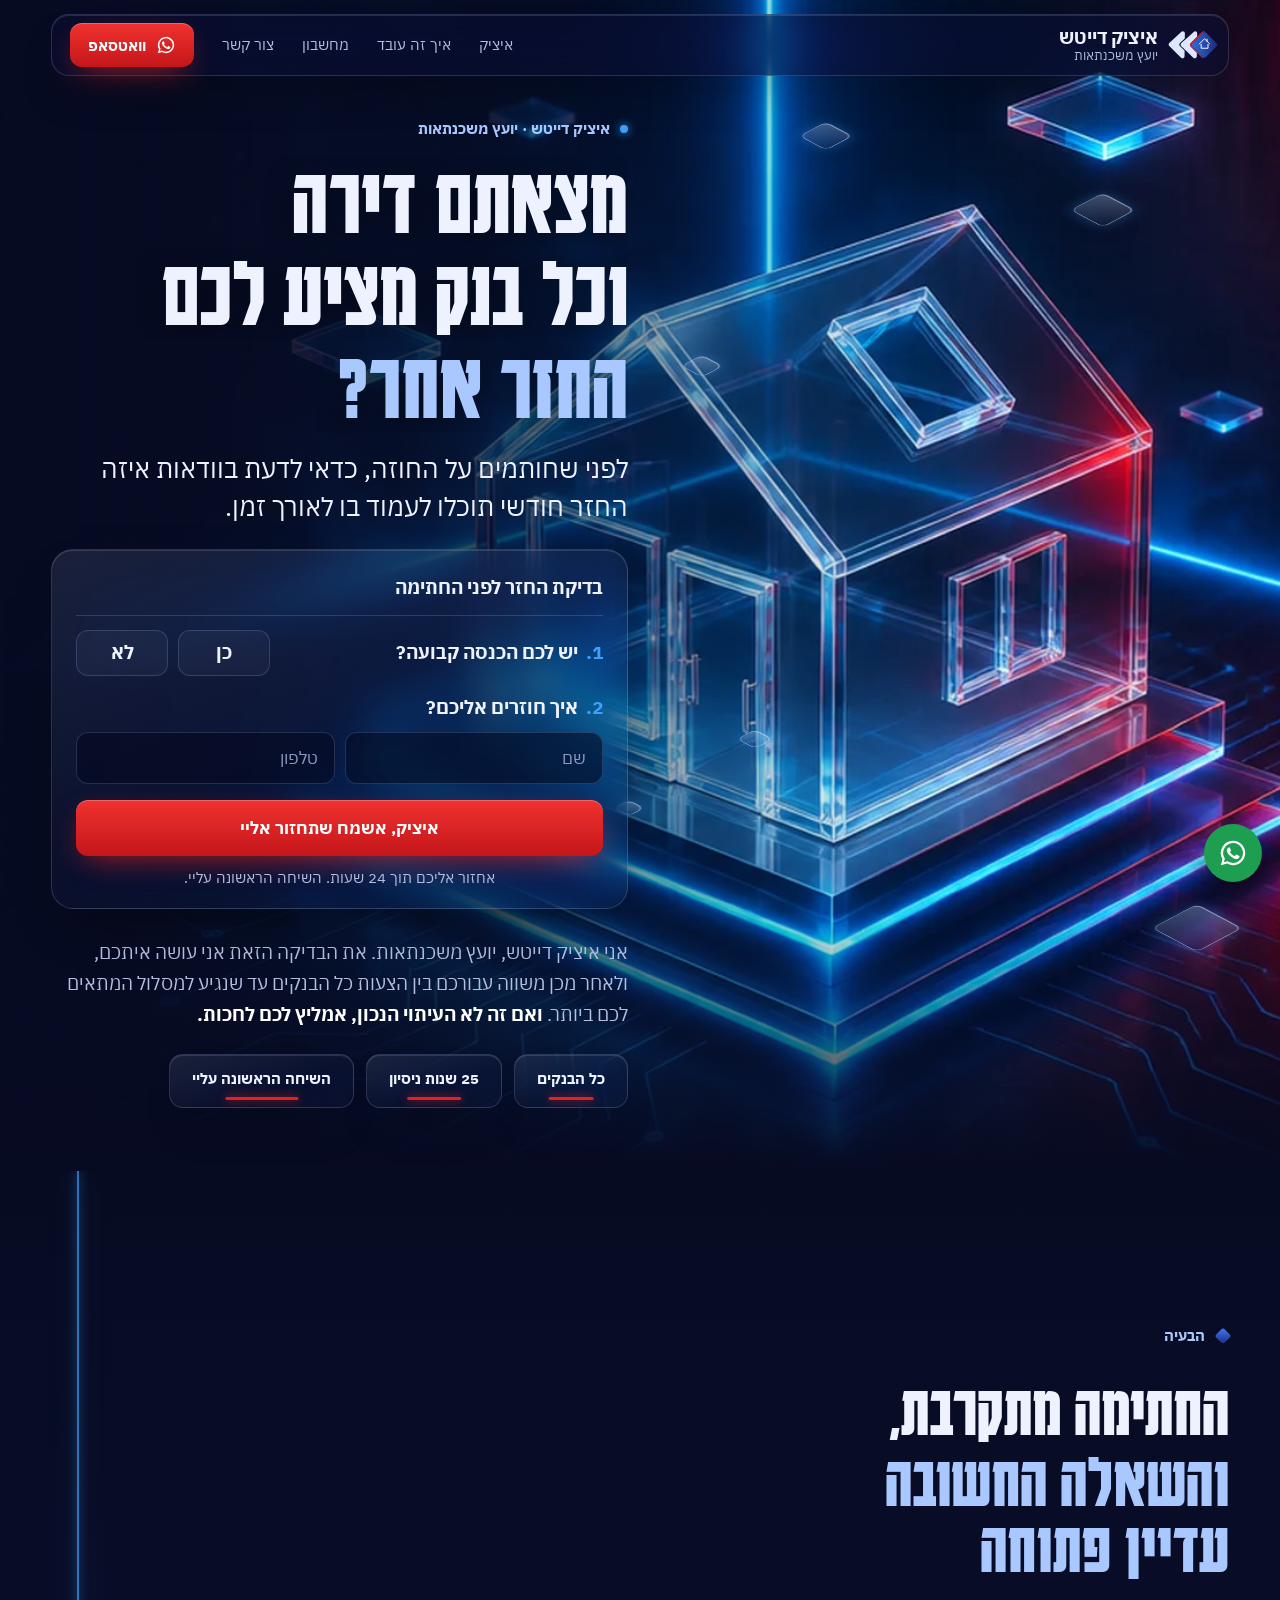
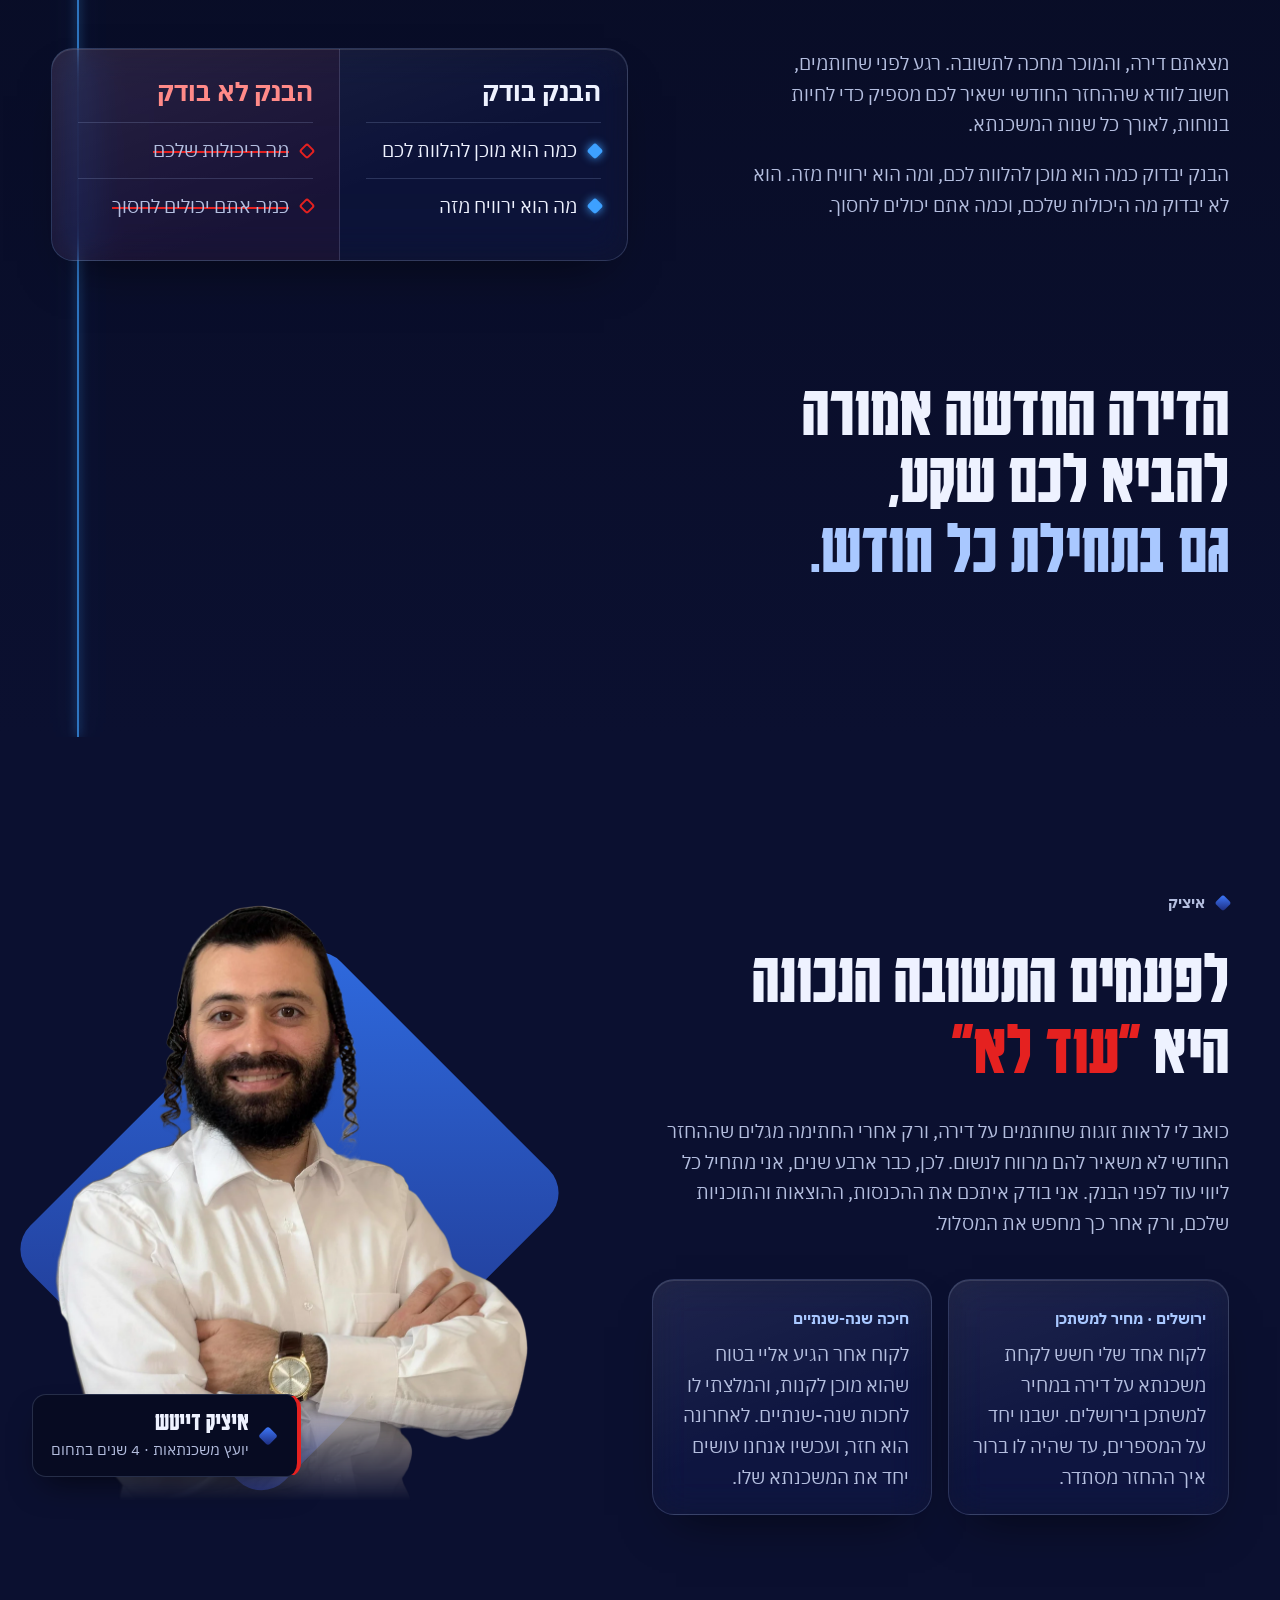
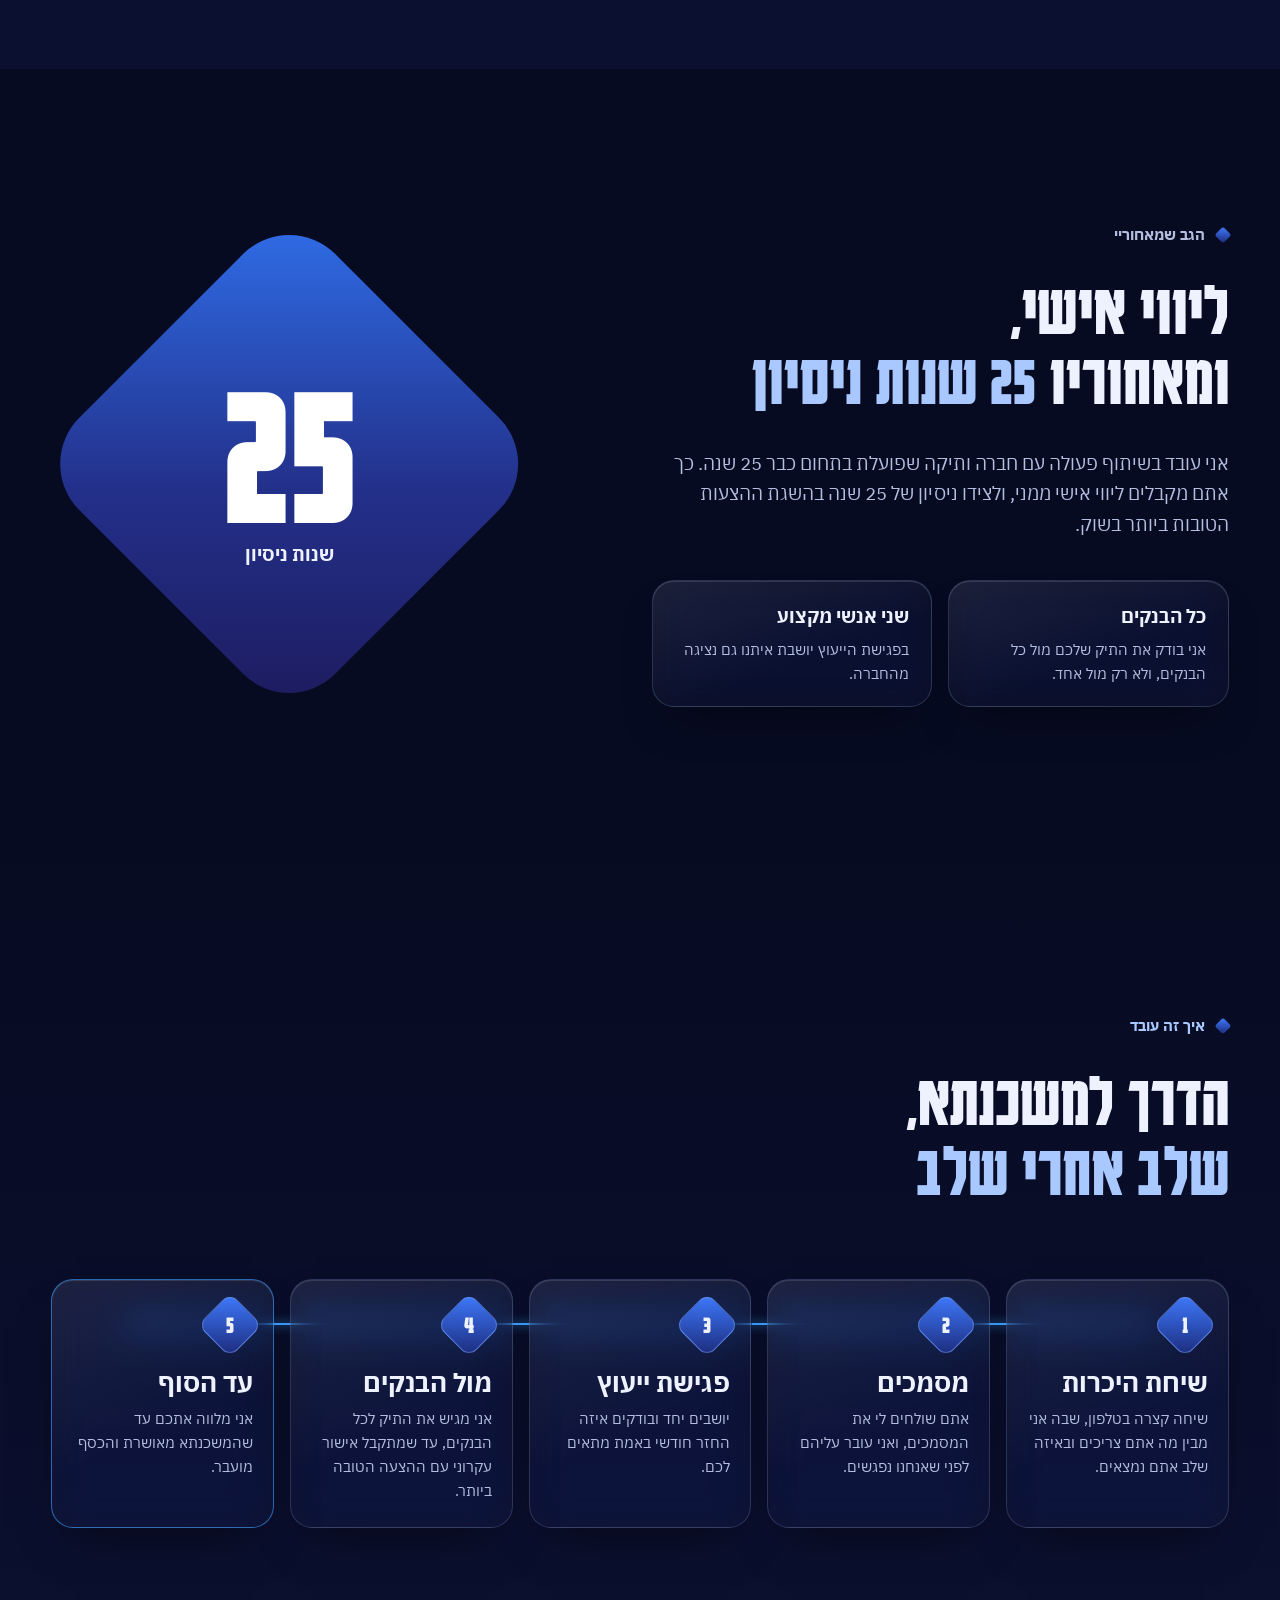
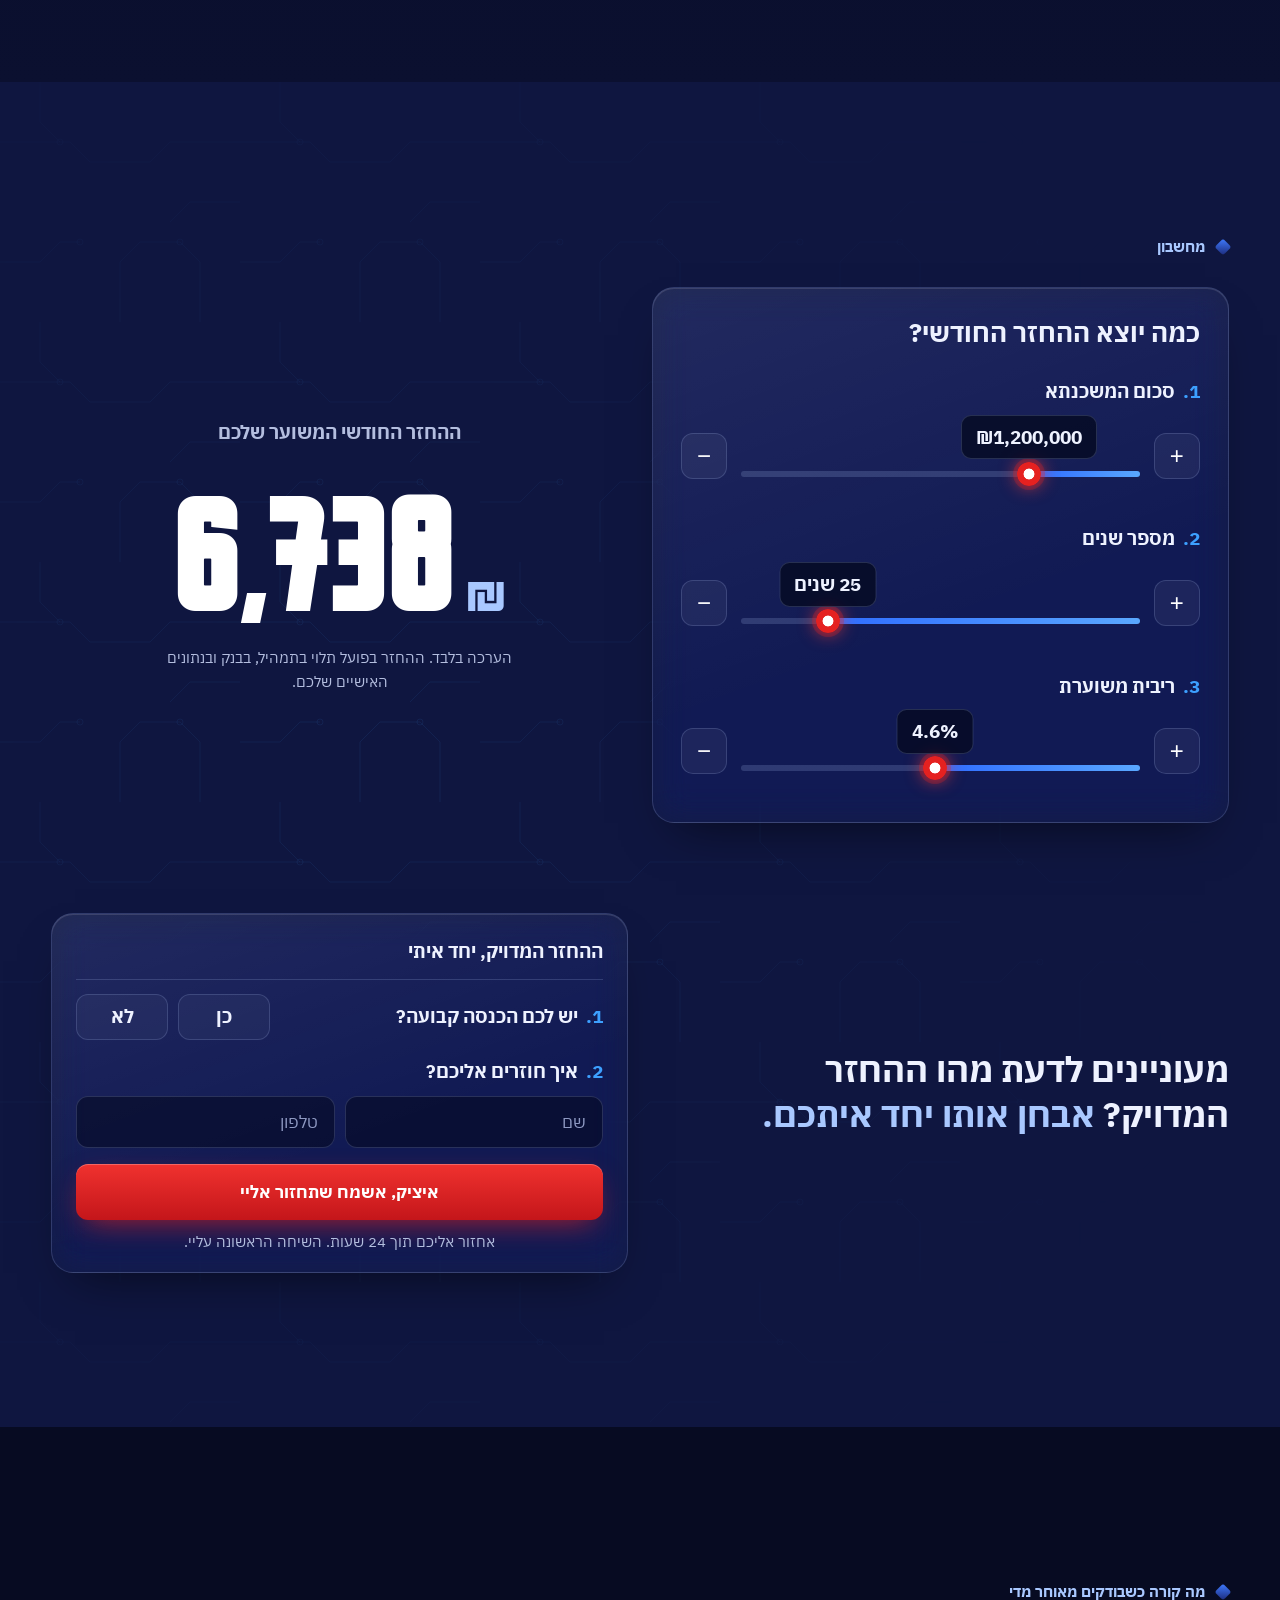
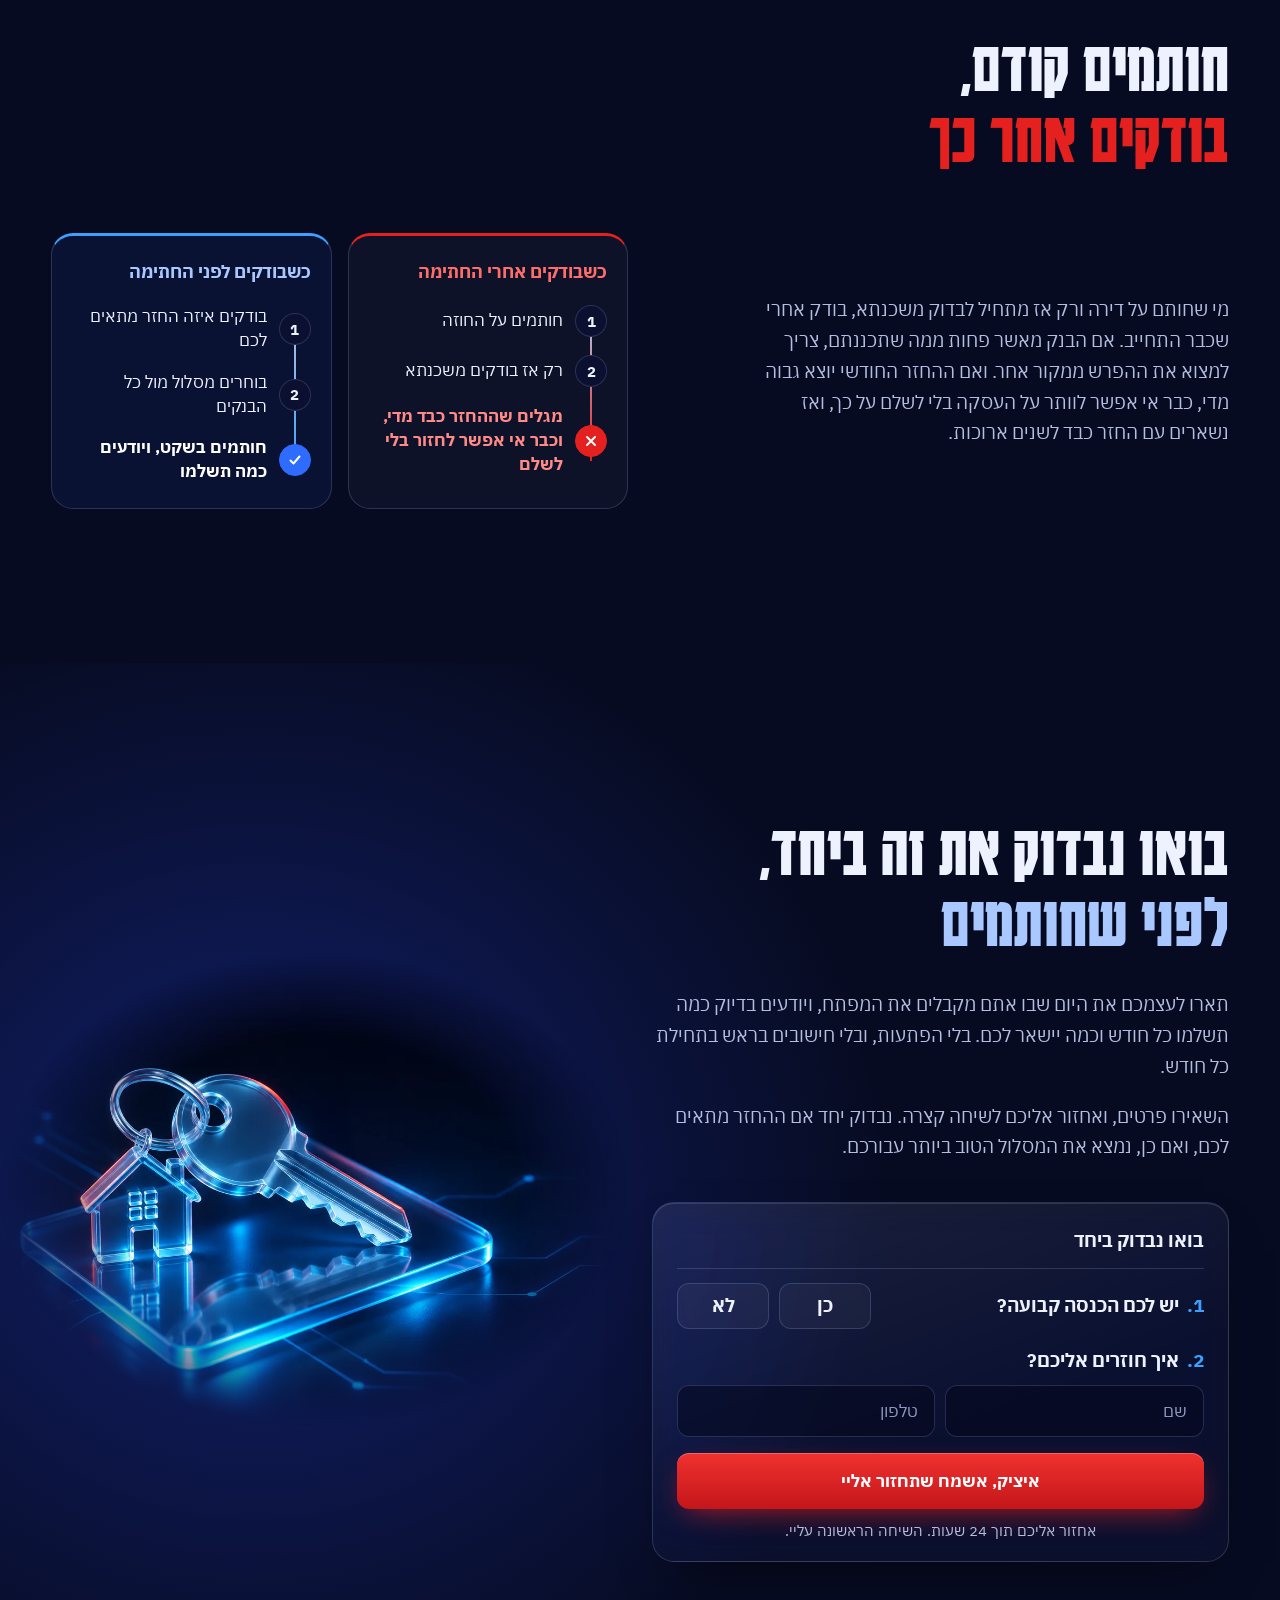
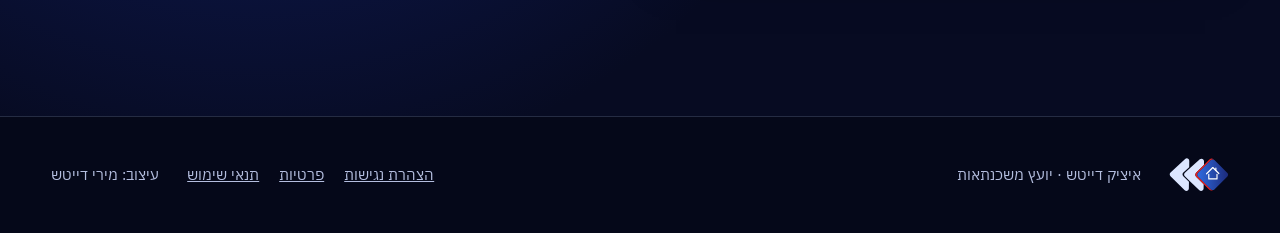
<file: v13/b.html>
<!doctype html>
<html lang="he" dir="rtl">
<head>
<meta charset="utf-8">
<meta name="viewport" content="width=device-width, initial-scale=1">
<title>איציק דייטש · יועץ משכנתאות</title>
<meta name="description" content="לפני שחותמים על החוזה, כדאי לדעת בוודאות איזה החזר חודשי תוכלו לעמוד בו לאורך זמן.">
<meta name="robots" content="index,follow">
<meta name="theme-color" content="#070B22">
<link rel="icon" href="../favicon.ico">
<link rel="preload" as="image" href="img/hero-scene.webp">
<link rel="preconnect" href="https://fonts.googleapis.com"><link rel="preconnect" href="https://fonts.gstatic.com" crossorigin>
<link href="https://fonts.googleapis.com/css2?family=Karantina:wght@700&family=IBM+Plex+Sans+Hebrew:wght@400;700&display=swap" rel="stylesheet">
<link rel="stylesheet" href="site.css">
<script>document.documentElement.classList.add('js')</script>
</head>
<body id="top">
<a class="skip" href="#main">דילוג לתוכן</a>
<header class="hd"><div class="hd__bar glass">
  <a class="hd__brand" href="#top" aria-label="איציק דייטש, לראש הדף"><img src="img/logo-dark.svg" alt="" width="50" height="30"><span>איציק דייטש<small>יועץ משכנתאות</small></span></a>
  <nav class="hd__nav" aria-label="ניווט בדף"><a href="#guide">איציק</a><a href="#steps">איך זה עובד</a><a href="#calc">מחשבון</a><a href="#final">צור קשר</a></nav>
  <a class="btn btn--sm btn--wa" href="https://wa.me/972500000000?text=היי%20איציק,%20אשמח%20לבדוק%20איתך%20את%20נושא%20המשכנתא" target="_blank" rel="noopener"><svg viewBox="0 0 32 32" aria-hidden="true"><path fill="currentColor" d="M16 3a13 13 0 0 0-11.2 19.6L3 29l6.6-1.7A13 13 0 1 0 16 3Zm0 23.6a10.6 10.6 0 0 1-5.4-1.5l-.4-.2-3.9 1 1-3.8-.2-.4A10.6 10.6 0 1 1 16 26.6Zm5.8-7.9c-.3-.2-1.9-.9-2.2-1s-.5-.2-.7.2-.8 1-1 1.2-.4.2-.7 0a8.7 8.7 0 0 1-4.3-3.8c-.3-.6.3-.5.9-1.7.1-.2 0-.4 0-.5l-1-2.4c-.3-.6-.5-.5-.7-.5h-.6a1.2 1.2 0 0 0-.9.4 3.7 3.7 0 0 0-1.1 2.7 6.4 6.4 0 0 0 1.3 3.4 14.7 14.7 0 0 0 5.7 5c2.1.9 2.9 1 4 .8a3.4 3.4 0 0 0 2.2-1.6 2.8 2.8 0 0 0 .2-1.6c0-.2-.3-.3-.6-.4Z"/></svg><span>וואטסאפ</span></a>
</div></header>
<main id="main">
<section class="hero" data-par>
  <div class="hero__bg" aria-hidden="true"><img src="img/hero-scene.webp" alt="" width="1920" height="1074" fetchpriority="high"></div>
  <div class="tiles" aria-hidden="true"><i class="tile t1"></i><i class="tile t2"></i><i class="tile t3"></i><i class="tile t4"></i><i class="tile t5"></i><i class="tile t6"></i></div>
  <div class="hero__in">
    <div class="hero__copy">
      <p class="hero__who"><i class="dot"></i>איציק דייטש · יועץ משכנתאות</p>
      <h1 class="display"><span class="ln"><span>מצאתם דירה</span></span><span class="ln"><span>וכל בנק מציע לכם</span></span><span class="ln"><span><em>החזר אחר?</em></span></span></h1>
      <p class="lede">לפני שחותמים על החוזה, כדאי לדעת בוודאות איזה החזר חודשי תוכלו לעמוד בו לאורך זמן.</p>
      <form class="card glass lead" id="lead-hero" novalidate data-variant="B">
  <p class="card__title">בדיקת החזר לפני החתימה</p>
  <fieldset class="card__step yn">
    <legend><b>1.</b> יש לכם הכנסה קבועה?</legend>
    <div class="chips"><label><input type="radio" name="income" value="yes" required><span>כן</span></label><label><input type="radio" name="income" value="no"><span>לא</span></label></div>
  </fieldset>
  <div class="card__step">
    <p class="card__label"><b>2.</b> איך חוזרים אליכם?</p>
    <div class="card__fields">
      <label class="field"><span class="sr">שם</span><input name="name" autocomplete="name" required placeholder="שם"></label>
      <label class="field"><span class="sr">טלפון</span><input name="phone" type="tel" inputmode="tel" autocomplete="tel" required dir="ltr" placeholder="טלפון"></label>
    </div>
  </div>
  <button class="btn btn--block" type="submit">איציק, אשמח שתחזור אליי</button>
  <p class="lead__note">אחזור אליכם תוך 24 שעות. השיחה הראשונה עליי.</p>
  <p class="lead__err" role="alert" hidden></p>
</form>
      <p class="hero__p">אני איציק דייטש, יועץ משכנתאות. את הבדיקה הזאת אני עושה איתכם, ולאחר מכן משווה עבורכם בין הצעות כל הבנקים עד שנגיע למסלול המתאים לכם ביותר. <b>ואם זה לא העיתוי הנכון, אמליץ לכם לחכות.</b></p>
      <ul class="chips-u">
        <li class="glass">כל הבנקים</li><li class="glass">25 שנות ניסיון</li><li class="glass">השיחה הראשונה עליי</li>
      </ul>
    </div>
  </div>
</section>

<!-- 2 · הבעיה -->
<section class="problem sec">
  <span class="neon neon--v" aria-hidden="true"></span>
  <div class="wrap">
    <p class="ch"><i class="dia"></i>הבעיה</p>
    <h2 class="h1"><span class="ln"><span>החתימה מתקרבת,</span></span><span class="ln"><span><em>והשאלה החשובה עדיין פתוחה</em></span></span></h2>
    <div class="problem__grid">
      <div class="problem__copy">
        <p>מצאתם דירה, והמוכר מחכה לתשובה. רגע לפני שחותמים, חשוב לוודא שההחזר החודשי ישאיר לכם מספיק כדי לחיות בנוחות, לאורך כל שנות המשכנתא.</p>
        <p>הבנק יבדוק כמה הוא מוכן להלוות לכם, ומה הוא ירוויח מזה. הוא לא יבדוק מה היכולות שלכם, וכמה אתם יכולים לחסוך.</p>
      </div>
      <div class="ledger glass">
        <div class="ledger__col"><h3>הבנק בודק</h3><p><i class="ok"></i>כמה הוא מוכן להלוות לכם</p><p><i class="ok"></i>מה הוא ירוויח מזה</p></div>
        <div class="ledger__col ledger__col--no"><h3>הבנק לא בודק</h3><p><i class="no"></i><s>מה היכולות שלכם</s></p><p><i class="no"></i><s>כמה אתם יכולים לחסוך</s></p></div>
      </div>
    </div>
    <blockquote class="pull"><span class="ln"><span>הדירה החדשה אמורה להביא לכם שקט,</span></span><span class="ln"><span><em>גם בתחילת כל חודש.</em></span></span></blockquote>
  </div>
</section>

<!-- 3 · המדריך -->
<section class="guide sec" id="guide">
  <div class="wrap guide__grid">
    <figure class="guide__photo"><span class="guide__dia" aria-hidden="true"></span><img src="img/itzik-cut.webp" alt="איציק דייטש, יועץ משכנתאות" width="520" height="640" loading="lazy"><figcaption class="tag"><i class="tag__dia"></i><b>איציק דייטש</b><span>יועץ משכנתאות · 4 שנים בתחום</span></figcaption></figure>
    <div class="guide__copy">
      <p class="ch"><i class="dia"></i>איציק</p>
      <h2 class="h1"><span class="ln"><span>לפעמים התשובה הנכונה</span></span><span class="ln"><span>היא <em class="red">״עוד לא״</em></span></span></h2>
      <p>כואב לי לראות זוגות שחותמים על דירה, ורק אחרי החתימה מגלים שההחזר החודשי לא משאיר להם מרווח לנשום. לכן, כבר ארבע שנים, אני מתחיל כל ליווי עוד לפני הבנק. אני בודק איתכם את ההכנסות, ההוצאות והתוכניות שלכם, ורק אחר כך מחפש את המסלול.</p>
      <div class="cases">
        <article class="case glass"><span class="case__tag">ירושלים · מחיר למשתכן</span><p>לקוח אחד שלי חשש לקחת משכנתא על דירה במחיר למשתכן בירושלים. ישבנו יחד על המספרים, עד שהיה לו ברור איך ההחזר מסתדר.</p></article>
        <article class="case glass"><span class="case__tag">חיכה שנה-שנתיים</span><p>לקוח אחר הגיע אליי בטוח שהוא מוכן לקנות, והמלצתי לו לחכות שנה-שנתיים. לאחרונה הוא חזר, ועכשיו אנחנו עושים יחד את המשכנתא שלו.</p></article>
      </div>
    </div>
  </div>
</section>

<section class="trust sec" id="trust">
  <div class="wrap trust__grid">
    <div class="trust__copy">
      <p class="ch"><i class="dia"></i>הגב שמאחוריי</p>
      <h2 class="h1"><span class="ln"><span>ליווי אישי,</span></span><span class="ln"><span>ומאחוריו <em>25 שנות ניסיון</em></span></span></h2>
      <p>אני עובד בשיתוף פעולה עם חברה ותיקה שפועלת בתחום כבר 25 שנה. כך אתם מקבלים ליווי אישי ממני, ולצידו ניסיון של 25 שנה בהשגת ההצעות הטובות ביותר בשוק.</p>
      <div class="facts">
        <div class="fact glass"><b>כל הבנקים</b><span>אני בודק את התיק שלכם מול כל הבנקים, ולא רק מול אחד.</span></div>
        <div class="fact glass"><b>שני אנשי מקצוע</b><span>בפגישת הייעוץ יושבת איתנו גם נציגה מהחברה.</span></div>
      </div>
    </div>
    <div class="big-dia" aria-hidden="true"><div class="big-dia__shape"></div><span class="big-dia__num">25</span><span class="big-dia__cap">שנות ניסיון</span></div>
  </div>
</section>
<section class="steps sec" id="steps">
  <div class="wrap">
    <p class="ch"><i class="dia"></i>איך זה עובד</p>
    <h2 class="h1"><span class="ln"><span>הדרך למשכנתא,</span></span><span class="ln"><span><em>שלב אחרי שלב</em></span></span></h2>
    <ol class="road"><li class="road__step glass"><span class="road__dia"><b>1</b></span><h3>שיחת היכרות</h3><p>שיחה קצרה בטלפון, שבה אני מבין מה אתם צריכים ובאיזה שלב אתם נמצאים.</p></li><li class="road__step glass"><span class="road__dia"><b>2</b></span><h3>מסמכים</h3><p>אתם שולחים לי את המסמכים, ואני עובר עליהם לפני שאנחנו נפגשים.</p></li><li class="road__step glass"><span class="road__dia"><b>3</b></span><h3>פגישת ייעוץ</h3><p>יושבים יחד ובודקים איזה החזר חודשי באמת מתאים לכם.</p></li><li class="road__step glass"><span class="road__dia"><b>4</b></span><h3>מול הבנקים</h3><p>אני מגיש את התיק לכל הבנקים, עד שמתקבל אישור עקרוני עם ההצעה הטובה ביותר.</p></li><li class="road__step glass"><span class="road__dia"><b>5</b></span><h3>עד הסוף</h3><p>אני מלווה אתכם עד שהמשכנתא מאושרת והכסף מועבר.</p></li></ol>
  </div>
</section>

<!-- מחשבון -->
<section class="calc sec" id="calc">
  <div class="circuit" aria-hidden="true"></div>
  <div class="wrap">
    <p class="ch"><i class="dia"></i>מחשבון</p>
    <div class="calc__grid">
      <div class="calc__card glass">
        <h2 class="h2">כמה יוצא ההחזר החודשי?</h2>
        <div class="rng"><p class="rng__label"><b>1.</b> סכום המשכנתא</p><div class="rng__ctl"><button type="button" class="pm" data-for="c-amount" data-step="50000" aria-label="הוספה">+</button><div class="rng__track"><output class="bubble" id="o-amount" dir="ltr"></output><input id="c-amount" type="range" min="200000" max="4000000" step="50000" value="1200000" aria-label="סכום המשכנתא"></div><button type="button" class="pm" data-for="c-amount" data-step="-50000" aria-label="הפחתה">−</button></div></div>
        <div class="rng"><p class="rng__label"><b>2.</b> מספר שנים</p><div class="rng__ctl"><button type="button" class="pm" data-for="c-years" data-step="1" aria-label="הוספה">+</button><div class="rng__track"><output class="bubble" id="o-years"></output><input id="c-years" type="range" min="5" max="30" step="1" value="25" aria-label="מספר שנים"></div><button type="button" class="pm" data-for="c-years" data-step="-1" aria-label="הפחתה">−</button></div></div>
        <div class="rng"><p class="rng__label"><b>3.</b> ריבית משוערת</p><div class="rng__ctl"><button type="button" class="pm" data-for="c-rate" data-step="0.1" aria-label="הוספה">+</button><div class="rng__track"><output class="bubble" id="o-rate" dir="ltr"></output><input id="c-rate" type="range" min="1" max="8" step="0.1" value="4.6" aria-label="ריבית משוערת"></div><button type="button" class="pm" data-for="c-rate" data-step="-0.1" aria-label="הפחתה">−</button></div></div>
      </div>
      <div class="calc__out" aria-live="polite">
        <p class="calc__label">ההחזר החודשי המשוער שלכם</p>
        <p class="calc__num"><output id="o-pay">0</output><span>₪</span></p>
        <p class="calc__fine">הערכה בלבד. ההחזר בפועל תלוי בתמהיל, בבנק ובנתונים האישיים שלכם.</p>
      </div>
    </div>
    <div class="calc__cta">
      <h3 class="h2">מעוניינים לדעת מהו ההחזר המדויק? <em>אבחן אותו יחד איתכם.</em></h3>
      <form class="card glass lead" id="lead-calc" novalidate data-variant="B">
  <p class="card__title">ההחזר המדויק, יחד איתי</p>
  <fieldset class="card__step yn">
    <legend><b>1.</b> יש לכם הכנסה קבועה?</legend>
    <div class="chips"><label><input type="radio" name="income" value="yes" required><span>כן</span></label><label><input type="radio" name="income" value="no"><span>לא</span></label></div>
  </fieldset>
  <div class="card__step">
    <p class="card__label"><b>2.</b> איך חוזרים אליכם?</p>
    <div class="card__fields">
      <label class="field"><span class="sr">שם</span><input name="name" autocomplete="name" required placeholder="שם"></label>
      <label class="field"><span class="sr">טלפון</span><input name="phone" type="tel" inputmode="tel" autocomplete="tel" required dir="ltr" placeholder="טלפון"></label>
    </div>
  </div>
  <button class="btn btn--block" type="submit">איציק, אשמח שתחזור אליי</button>
  <p class="lead__note">אחזור אליכם תוך 24 שעות. השיחה הראשונה עליי.</p>
  <p class="lead__err" role="alert" hidden></p>
</form>
    </div>
  </div>
</section>

<!-- המלצות: יוצגו כאן כשיגיעו 2-3 המלצות אמיתיות (לפני · מה עשינו · מה יצא) -->

<!-- 7 · מאוחר מדי -->
<section class="late sec">
  <div class="wrap">
    <p class="ch"><i class="dia"></i>מה קורה כשבודקים מאוחר מדי</p>
    <h2 class="h1"><span class="ln"><span>חותמים קודם,</span></span><span class="ln"><span><em class="red">בודקים אחר כך</em></span></span></h2>
    <div class="late__grid">
      <p>מי שחותם על דירה ורק אז מתחיל לבדוק משכנתא, בודק אחרי שכבר התחייב. אם הבנק מאשר פחות ממה שתכננתם, צריך למצוא את ההפרש ממקור אחר. ואם ההחזר החודשי יוצא גבוה מדי, כבר אי אפשר לוותר על העסקה בלי לשלם על כך, ואז נשארים עם החזר כבד לשנים ארוכות.</p>
      <div class="paths">
        <article class="path path--bad">
          <p class="path__tag">כשבודקים אחרי החתימה</p>
          <ol class="path__list">
            <li><span class="path__n">1</span>חותמים על החוזה</li>
            <li><span class="path__n">2</span>רק אז בודקים משכנתא</li>
            <li class="path__end"><span class="path__n"><svg class="mark" viewBox="0 0 40 40" aria-hidden="true"><path d="M12 12l16 16M28 12L12 28"/></svg></span>מגלים שההחזר כבד מדי, וכבר אי אפשר לחזור בלי לשלם</li>
          </ol>
        </article>
        <article class="path path--good">
          <p class="path__tag">כשבודקים לפני החתימה</p>
          <ol class="path__list">
            <li><span class="path__n">1</span>בודקים איזה החזר מתאים לכם</li>
            <li><span class="path__n">2</span>בוחרים מסלול מול כל הבנקים</li>
            <li class="path__end"><span class="path__n"><svg class="mark" viewBox="0 0 40 40" aria-hidden="true"><path d="M11 21l6 6 12-14"/></svg></span>חותמים בשקט, ויודעים כמה תשלמו</li>
          </ol>
        </article>
      </div>
    </div>
  </div>
</section>

<!-- 8 · סוף טוב -->
<section class="final sec" id="final">
  <div class="wrap final__grid">
    <div class="final__copy">
      <h2 class="h1"><span class="ln"><span>בואו נבדוק את זה ביחד,</span></span><span class="ln"><span><em>לפני שחותמים</em></span></span></h2>
      <p>תארו לעצמכם את היום שבו אתם מקבלים את המפתח, ויודעים בדיוק כמה תשלמו כל חודש וכמה יישאר לכם. בלי הפתעות, ובלי חישובים בראש בתחילת כל חודש.</p>
      <p>השאירו פרטים, ואחזור אליכם לשיחה קצרה. נבדוק יחד אם ההחזר מתאים לכם, ואם כן, נמצא את המסלול הטוב ביותר עבורכם.</p>
      <form class="card glass lead" id="lead-final" novalidate data-variant="B">
  <p class="card__title">בואו נבדוק ביחד</p>
  <fieldset class="card__step yn">
    <legend><b>1.</b> יש לכם הכנסה קבועה?</legend>
    <div class="chips"><label><input type="radio" name="income" value="yes" required><span>כן</span></label><label><input type="radio" name="income" value="no"><span>לא</span></label></div>
  </fieldset>
  <div class="card__step">
    <p class="card__label"><b>2.</b> איך חוזרים אליכם?</p>
    <div class="card__fields">
      <label class="field"><span class="sr">שם</span><input name="name" autocomplete="name" required placeholder="שם"></label>
      <label class="field"><span class="sr">טלפון</span><input name="phone" type="tel" inputmode="tel" autocomplete="tel" required dir="ltr" placeholder="טלפון"></label>
    </div>
  </div>
  <button class="btn btn--block" type="submit">איציק, אשמח שתחזור אליי</button>
  <p class="lead__note">אחזור אליכם תוך 24 שעות. השיחה הראשונה עליי.</p>
  <p class="lead__err" role="alert" hidden></p>
</form>
    </div>
    <figure class="final__key" aria-hidden="true" data-par-el><img src="img/key.webp" alt="" width="1168" height="880" decoding="async"></figure>
  </div>
</section>
</main>
<footer class="ft">
  <div class="wrap ft__in">
    <img src="img/logo-dark.svg" alt="איציק דייטש" width="60" height="36">
    <p>איציק דייטש · יועץ משכנתאות</p>
    <p class="ft__links"><a href="../accessibility.html">הצהרת נגישות</a><a href="../privacy.html">פרטיות</a><a href="../terms.html">תנאי שימוש</a></p>
    <p class="ft__credit">עיצוב: מירי דייטש</p>
  </div>
</footer>
<a class="wa" href="https://wa.me/972500000000?text=היי%20איציק,%20אשמח%20לבדוק%20איתך%20את%20נושא%20המשכנתא" target="_blank" rel="noopener" aria-label="שלחו לאיציק הודעה בוואטסאפ"><svg viewBox="0 0 32 32" aria-hidden="true"><path fill="currentColor" d="M16 3a13 13 0 0 0-11.2 19.6L3 29l6.6-1.7A13 13 0 1 0 16 3Zm0 23.6a10.6 10.6 0 0 1-5.4-1.5l-.4-.2-3.9 1 1-3.8-.2-.4A10.6 10.6 0 1 1 16 26.6Zm5.8-7.9c-.3-.2-1.9-.9-2.2-1s-.5-.2-.7.2-.8 1-1 1.2-.4.2-.7 0a8.7 8.7 0 0 1-4.3-3.8c-.3-.6.3-.5.9-1.7.1-.2 0-.4 0-.5l-1-2.4c-.3-.6-.5-.5-.7-.5h-.6a1.2 1.2 0 0 0-.9.4 3.7 3.7 0 0 0-1.1 2.7 6.4 6.4 0 0 0 1.3 3.4 14.7 14.7 0 0 0 5.7 5c2.1.9 2.9 1 4 .8a3.4 3.4 0 0 0 2.2-1.6 2.8 2.8 0 0 0 .2-1.6c0-.2-.3-.3-.6-.4Z"/></svg></a>
<script src="site.js"></script>
</body>
</html>
</file>
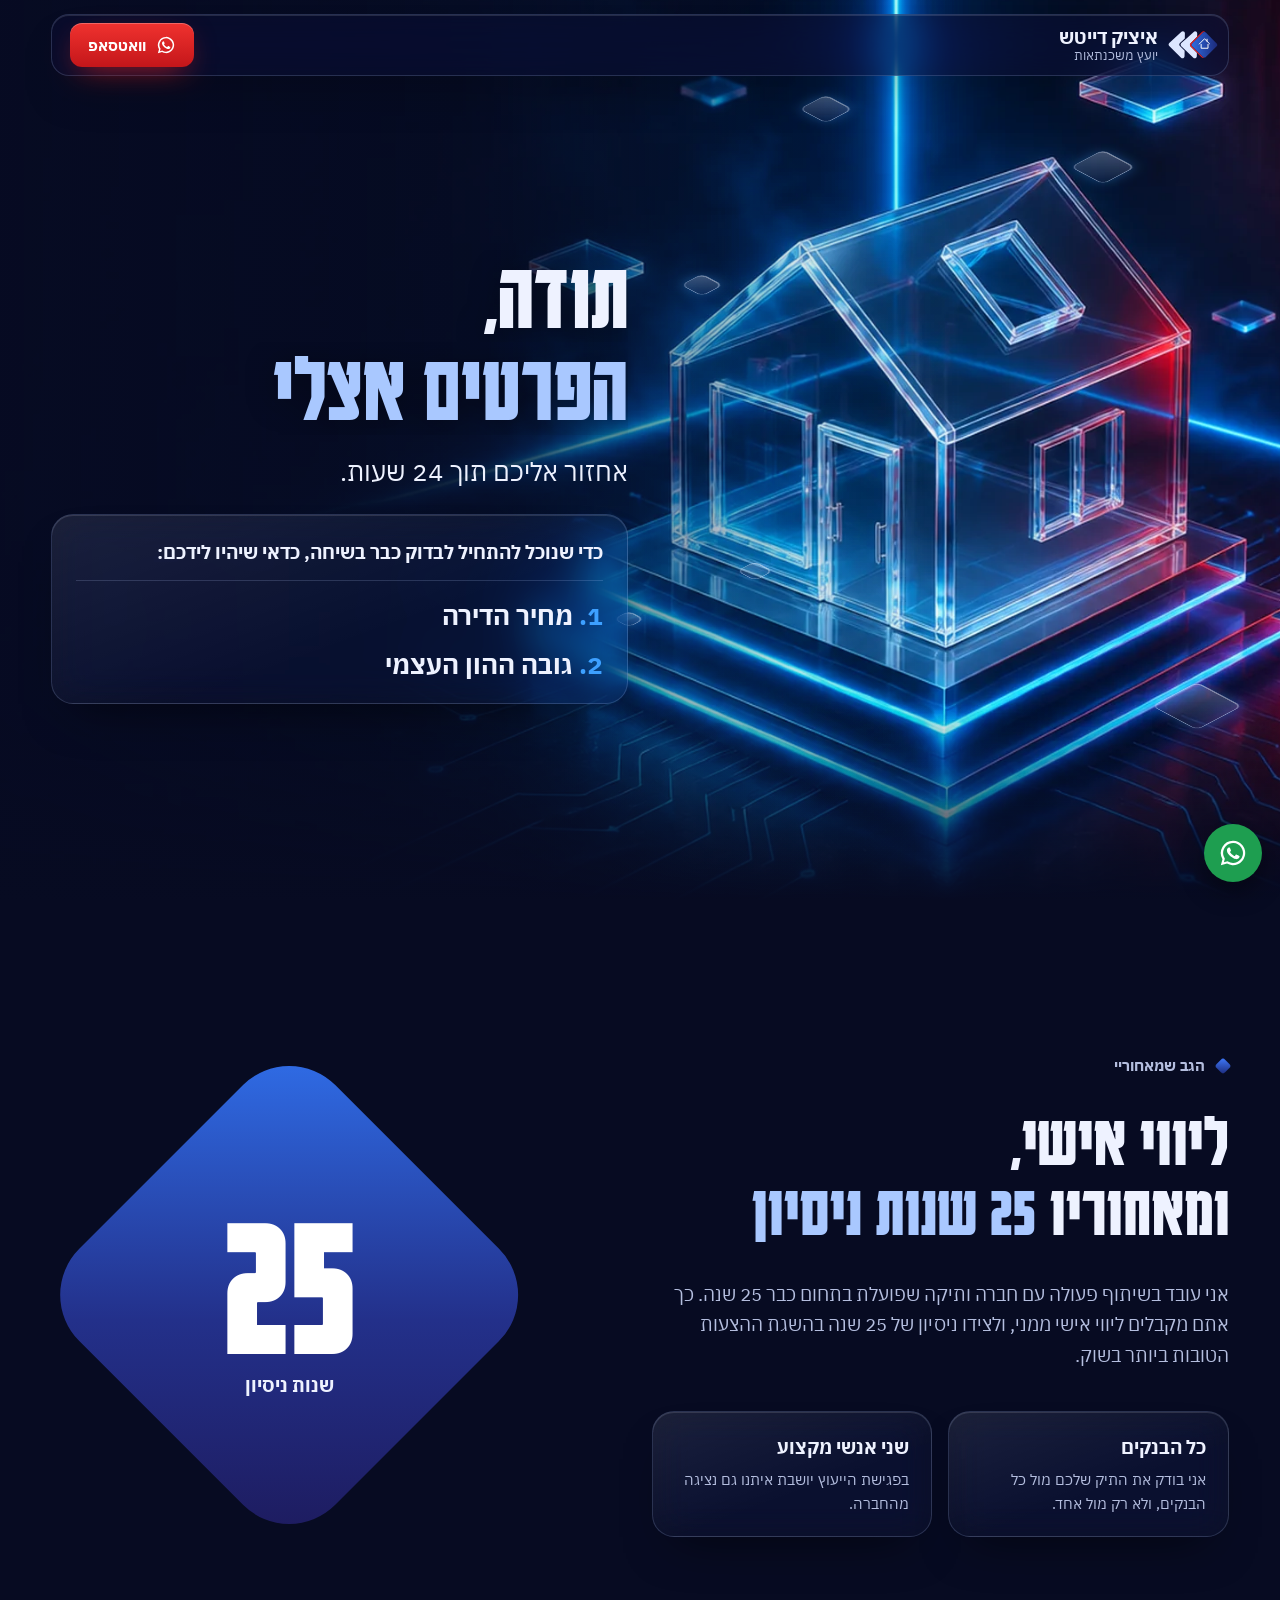
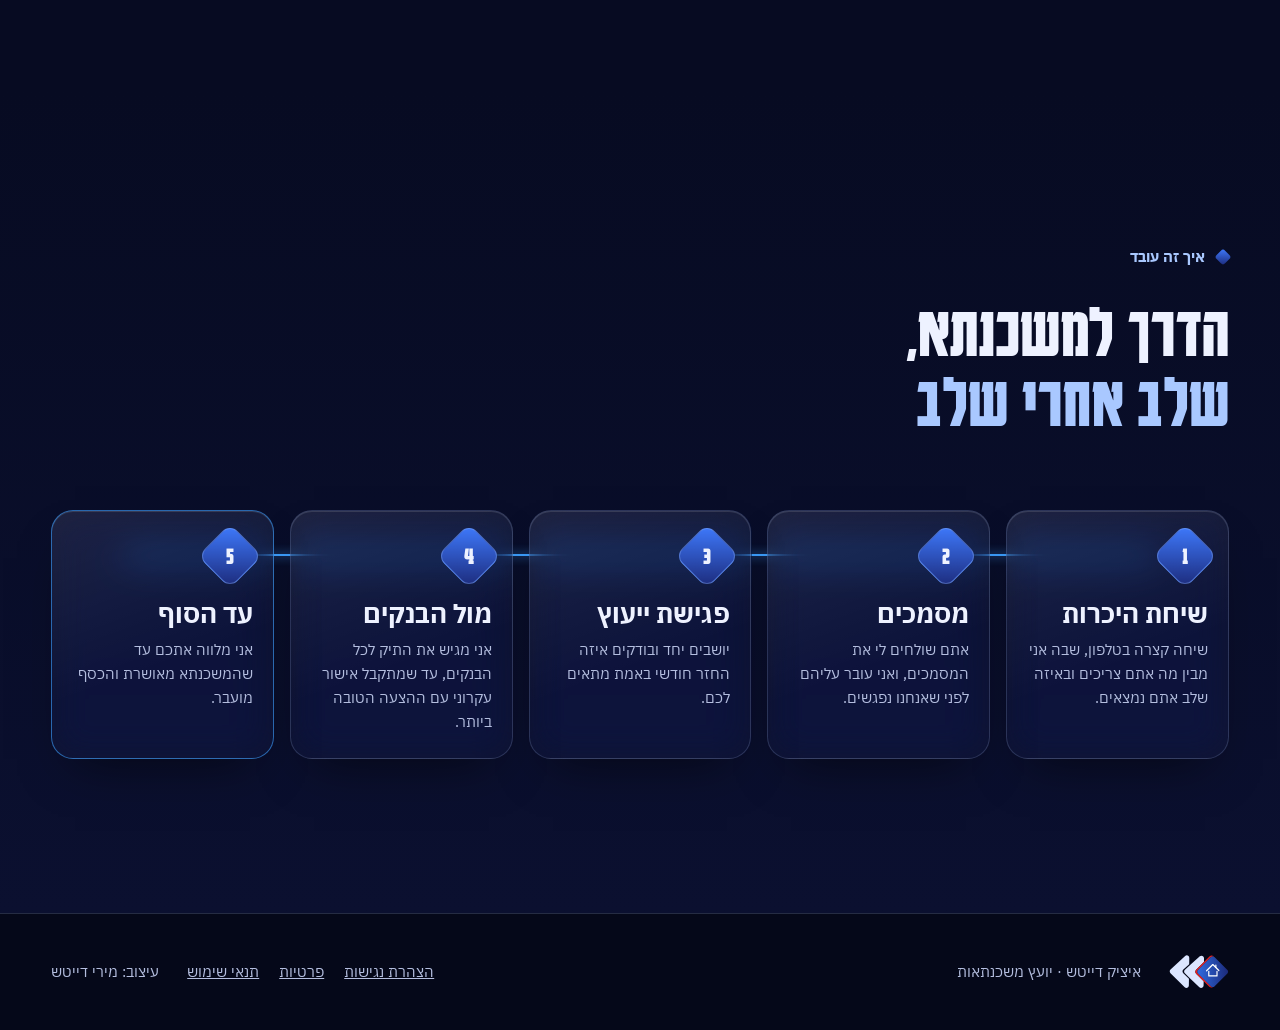
<file: v13/thanks.html>
<!doctype html>
<html lang="he" dir="rtl">
<head>
<meta charset="utf-8">
<meta name="viewport" content="width=device-width, initial-scale=1">
<title>תודה · איציק דייטש</title>
<meta name="description" content="הפרטים התקבלו.">
<meta name="robots" content="noindex,nofollow">
<meta name="theme-color" content="#070B22">
<link rel="icon" href="../favicon.ico">
<link rel="preload" as="image" href="img/hero-scene.webp">
<link rel="preconnect" href="https://fonts.googleapis.com"><link rel="preconnect" href="https://fonts.gstatic.com" crossorigin>
<link href="https://fonts.googleapis.com/css2?family=Karantina:wght@700&family=IBM+Plex+Sans+Hebrew:wght@400;700&display=swap" rel="stylesheet">
<link rel="stylesheet" href="site.css">
<script>document.documentElement.classList.add('js')</script>
</head>
<body id="top">
<a class="skip" href="#main">דילוג לתוכן</a>
<header class="hd"><div class="hd__bar glass">
  <a class="hd__brand" href="#top" aria-label="איציק דייטש, לראש הדף"><img src="img/logo-dark.svg" alt="" width="50" height="30"><span>איציק דייטש<small>יועץ משכנתאות</small></span></a>
  
  <a class="btn btn--sm btn--wa" href="https://wa.me/972500000000?text=היי%20איציק,%20אשמח%20לבדוק%20איתך%20את%20נושא%20המשכנתא" target="_blank" rel="noopener"><svg viewBox="0 0 32 32" aria-hidden="true"><path fill="currentColor" d="M16 3a13 13 0 0 0-11.2 19.6L3 29l6.6-1.7A13 13 0 1 0 16 3Zm0 23.6a10.6 10.6 0 0 1-5.4-1.5l-.4-.2-3.9 1 1-3.8-.2-.4A10.6 10.6 0 1 1 16 26.6Zm5.8-7.9c-.3-.2-1.9-.9-2.2-1s-.5-.2-.7.2-.8 1-1 1.2-.4.2-.7 0a8.7 8.7 0 0 1-4.3-3.8c-.3-.6.3-.5.9-1.7.1-.2 0-.4 0-.5l-1-2.4c-.3-.6-.5-.5-.7-.5h-.6a1.2 1.2 0 0 0-.9.4 3.7 3.7 0 0 0-1.1 2.7 6.4 6.4 0 0 0 1.3 3.4 14.7 14.7 0 0 0 5.7 5c2.1.9 2.9 1 4 .8a3.4 3.4 0 0 0 2.2-1.6 2.8 2.8 0 0 0 .2-1.6c0-.2-.3-.3-.6-.4Z"/></svg><span>וואטסאפ</span></a>
</div></header>
<main id="main">
<section class="hero hero--thanks" data-par>
  <div class="hero__bg" aria-hidden="true"><img src="img/hero-scene.webp" alt="" width="1920" height="1074"></div>
  <div class="tiles" aria-hidden="true"><i class="tile t1"></i><i class="tile t2"></i><i class="tile t3"></i><i class="tile t4"></i><i class="tile t5"></i><i class="tile t6"></i></div>
  <div class="hero__in">
    <div class="hero__copy">
      <h1 class="display"><span class="ln"><span>תודה,</span></span><span class="ln"><span><em>הפרטים אצלי</em></span></span></h1>
      <p class="lede">אחזור אליכם תוך 24 שעות.</p>
      <div class="card glass prep">
        <p class="card__title">כדי שנוכל להתחיל לבדוק כבר בשיחה, כדאי שיהיו לידכם:</p>
        <ul><li><b>1.</b> מחיר הדירה</li><li><b>2.</b> גובה ההון העצמי</li></ul>
      </div>
    </div>
  </div>
</section>
<section class="trust sec" id="trust">
  <div class="wrap trust__grid">
    <div class="trust__copy">
      <p class="ch"><i class="dia"></i>הגב שמאחוריי</p>
      <h2 class="h1"><span class="ln"><span>ליווי אישי,</span></span><span class="ln"><span>ומאחוריו <em>25 שנות ניסיון</em></span></span></h2>
      <p>אני עובד בשיתוף פעולה עם חברה ותיקה שפועלת בתחום כבר 25 שנה. כך אתם מקבלים ליווי אישי ממני, ולצידו ניסיון של 25 שנה בהשגת ההצעות הטובות ביותר בשוק.</p>
      <div class="facts">
        <div class="fact glass"><b>כל הבנקים</b><span>אני בודק את התיק שלכם מול כל הבנקים, ולא רק מול אחד.</span></div>
        <div class="fact glass"><b>שני אנשי מקצוע</b><span>בפגישת הייעוץ יושבת איתנו גם נציגה מהחברה.</span></div>
      </div>
    </div>
    <div class="big-dia" aria-hidden="true"><div class="big-dia__shape"></div><span class="big-dia__num">25</span><span class="big-dia__cap">שנות ניסיון</span></div>
  </div>
</section>
<!-- המלצות: יוצגו כאן כשיגיעו 2-3 המלצות אמיתיות (לפני · מה עשינו · מה יצא) -->
<section class="steps sec" id="steps">
  <div class="wrap">
    <p class="ch"><i class="dia"></i>איך זה עובד</p>
    <h2 class="h1"><span class="ln"><span>הדרך למשכנתא,</span></span><span class="ln"><span><em>שלב אחרי שלב</em></span></span></h2>
    <ol class="road"><li class="road__step glass"><span class="road__dia"><b>1</b></span><h3>שיחת היכרות</h3><p>שיחה קצרה בטלפון, שבה אני מבין מה אתם צריכים ובאיזה שלב אתם נמצאים.</p></li><li class="road__step glass"><span class="road__dia"><b>2</b></span><h3>מסמכים</h3><p>אתם שולחים לי את המסמכים, ואני עובר עליהם לפני שאנחנו נפגשים.</p></li><li class="road__step glass"><span class="road__dia"><b>3</b></span><h3>פגישת ייעוץ</h3><p>יושבים יחד ובודקים איזה החזר חודשי באמת מתאים לכם.</p></li><li class="road__step glass"><span class="road__dia"><b>4</b></span><h3>מול הבנקים</h3><p>אני מגיש את התיק לכל הבנקים, עד שמתקבל אישור עקרוני עם ההצעה הטובה ביותר.</p></li><li class="road__step glass"><span class="road__dia"><b>5</b></span><h3>עד הסוף</h3><p>אני מלווה אתכם עד שהמשכנתא מאושרת והכסף מועבר.</p></li></ol>
  </div>
</section>
</main>
<footer class="ft">
  <div class="wrap ft__in">
    <img src="img/logo-dark.svg" alt="איציק דייטש" width="60" height="36">
    <p>איציק דייטש · יועץ משכנתאות</p>
    <p class="ft__links"><a href="../accessibility.html">הצהרת נגישות</a><a href="../privacy.html">פרטיות</a><a href="../terms.html">תנאי שימוש</a></p>
    <p class="ft__credit">עיצוב: מירי דייטש</p>
  </div>
</footer>
<a class="wa" href="https://wa.me/972500000000?text=היי%20איציק,%20אשמח%20לבדוק%20איתך%20את%20נושא%20המשכנתא" target="_blank" rel="noopener" aria-label="שלחו לאיציק הודעה בוואטסאפ"><svg viewBox="0 0 32 32" aria-hidden="true"><path fill="currentColor" d="M16 3a13 13 0 0 0-11.2 19.6L3 29l6.6-1.7A13 13 0 1 0 16 3Zm0 23.6a10.6 10.6 0 0 1-5.4-1.5l-.4-.2-3.9 1 1-3.8-.2-.4A10.6 10.6 0 1 1 16 26.6Zm5.8-7.9c-.3-.2-1.9-.9-2.2-1s-.5-.2-.7.2-.8 1-1 1.2-.4.2-.7 0a8.7 8.7 0 0 1-4.3-3.8c-.3-.6.3-.5.9-1.7.1-.2 0-.4 0-.5l-1-2.4c-.3-.6-.5-.5-.7-.5h-.6a1.2 1.2 0 0 0-.9.4 3.7 3.7 0 0 0-1.1 2.7 6.4 6.4 0 0 0 1.3 3.4 14.7 14.7 0 0 0 5.7 5c2.1.9 2.9 1 4 .8a3.4 3.4 0 0 0 2.2-1.6 2.8 2.8 0 0 0 .2-1.6c0-.2-.3-.3-.6-.4Z"/></svg></a>
<script src="site.js"></script>
</body>
</html>
</file>
<file: v10/pen.css>
/* איציק v10 — "העט האדום". נייר, דיו כחול-כהה, ועט אדום אחד. האדום שמור רק לעט. */
:root{
  --paper:#F6F5F1; --sheet:#FFFFFF; --ink:#1B1B3A; --ink2:#3D3D5C; --muted:#5A5A72; --rule:#DCDBD3;
  --pen:#C4161C;
  --f:"IBM Plex Sans Hebrew",system-ui,sans-serif; --mono:"IBM Plex Mono",ui-monospace,monospace;
  --gut:clamp(16px, 4vw, 56px); --e:cubic-bezier(.22,1,.36,1);
}
*{box-sizing:border-box}
html{scroll-behavior:smooth}
body{margin:0;background:var(--paper);color:var(--ink);font:400 clamp(17px, 16px + .3vw, 19px)/1.65 var(--f);-webkit-font-smoothing:antialiased;font-synthesis:none}
main{overflow-x:clip}
img{display:block;max-width:100%}
a{color:inherit}
h1,h2,p,figure,dl,dd,ol{margin:0}
ol{padding:0;list-style:none}
.mono{font-family:var(--mono);font-variant-numeric:tabular-nums;direction:ltr;unicode-bidi:isolate}
.skip{position:absolute;inset-inline-start:-999px;top:8px;background:var(--ink);color:#fff;padding:10px 16px;border-radius:8px;z-index:99}.skip:focus{inset-inline-start:8px}
:focus-visible{outline:2px solid var(--ink);outline-offset:3px}

.btn{display:inline-flex;align-items:center;justify-content:center;min-height:50px;padding:0 24px;border-radius:10px;background:var(--ink);color:#fff;text-decoration:none;font:500 17px var(--f);transition:background .3s}
.btn:hover{background:#2C2C55}
.btn--sm{min-height:44px;padding:0 18px;font-size:15px}
.link{font-weight:500;text-underline-offset:5px;text-decoration-thickness:1px}

/* הדר: פשוט, על הנייר, טלפון גלוי */
.hd{position:sticky;top:0;z-index:30;display:flex;align-items:center;justify-content:space-between;gap:20px;padding:12px var(--gut);background:rgba(246,245,241,.94);border-bottom:1px solid var(--rule)}
.hd__brand{display:flex;align-items:center;gap:10px;text-decoration:none;font-weight:700;font-size:16px;line-height:1.1}
.hd__brand small{display:block;font-weight:400;font-size:13px;color:var(--muted)}
.hd__brand img{height:28px;width:auto}
.hd__nav{display:flex;gap:6px}
.hd__nav a{text-decoration:none;font-size:15px;padding:10px 12px;border-radius:8px}
.hd__nav a:hover{background:rgba(27,27,58,.06)}
.hd__end{display:flex;align-items:center;gap:16px}
.hd__tel{font:500 15px var(--mono);text-decoration:none}

/* פתיחה */
.hero{display:grid;grid-template-columns:minmax(0,7fr) minmax(0,5fr);gap:clamp(24px, 5vw, 80px);align-items:center;padding:clamp(40px, 8vh, 96px) var(--gut) clamp(56px, 10vh, 120px);max-width:1360px;margin:0 auto}
.hero__who{font-size:15px;color:var(--muted);margin-bottom:18px}
.hero__t{font-size:clamp(36px, 20px + 3.6vw, 76px);font-weight:500;line-height:1.08;letter-spacing:0}
.pen-word{position:relative;display:inline-block;white-space:nowrap}
.pen-word svg{position:absolute;inset-inline:-2%;bottom:-.14em;width:104%;height:.32em;overflow:visible}
.pen-word path{fill:none;stroke:var(--pen);stroke-width:3.2;stroke-linecap:round;vector-effect:non-scaling-stroke;stroke-dasharray:1;stroke-dashoffset:1;animation:draw 1.1s var(--e) .5s forwards}
@keyframes draw{to{stroke-dashoffset:0}}
.hero__p{font-size:clamp(18px, 16px + .5vw, 22px);color:var(--ink2);max-width:40ch;margin-top:22px}
.hero__cta{display:flex;flex-wrap:wrap;align-items:center;gap:14px 24px;margin-top:30px}
.hero__photo{position:relative}
.hero__photo img{width:100%;aspect-ratio:4 / 5;object-fit:cover;object-position:50% 20%;border-radius:6px}
.hero__photo figcaption{font-size:14px;color:var(--muted);margin-top:10px}

/* העט האדום */
.pen{position:relative;height:440vh;border-top:1px solid var(--rule)}
.pen__stage{position:sticky;top:57px;height:calc(100svh - 57px);display:grid;grid-template-rows:auto 1fr auto;gap:12px;padding:clamp(16px, 3vh, 32px) var(--gut) 14px;max-width:1360px;margin:0 auto}
.pen__head{display:flex;flex-wrap:wrap;align-items:baseline;justify-content:space-between;gap:6px 24px}
.pen__t{font-size:clamp(26px, 18px + 1.6vw, 44px);font-weight:500;line-height:1.15}
.pen__sub{font-size:15px;color:var(--muted)}
.pen__wrap{position:relative;display:grid;grid-template-columns:minmax(0,1fr) minmax(0,300px);gap:clamp(20px, 4vw, 56px);align-items:start;min-height:0}
.pen__note{font-size:13px;color:var(--muted)}

.doc{position:relative;background:var(--sheet);color:#26263F;border:1px solid #E6E5DE;border-radius:3px;padding:26px 30px 22px;box-shadow:0 1px 0 #E6E5DE,0 18px 40px rgba(27,27,58,.10);transform:rotate(-.6deg);transform-origin:top center;font-size:14px;line-height:1.5;max-width:640px;justify-self:end;width:100%}
.doc__hd{display:flex;justify-content:space-between;gap:12px;border-bottom:2px solid #26263F;padding-bottom:10px;margin-bottom:14px}
.doc__hd b{display:block;font-size:16px}
.doc__hd span{display:block;font-size:12px;color:#6A6A80}
.doc__meta{text-align:left}
.doc__top{display:grid;grid-template-columns:repeat(3,1fr);gap:10px;margin-bottom:14px}
.doc__top dt,.doc__rows dt{font-size:12px;color:#6A6A80}
.doc__top dd{font-size:15px;font-weight:500;text-align:right}
.doc__table{width:100%;border-collapse:collapse;margin-bottom:12px}
.doc__table caption{text-align:right;font-size:12px;color:#6A6A80;padding-bottom:4px}
.doc__table th{font-size:12px;font-weight:500;text-align:right;background:#F1F1EC;padding:6px 8px}
.doc__table td{padding:7px 8px;border-bottom:1px solid #EDEDE7}
.doc__table td.mono{text-align:right}
.doc__rows > div{display:flex;justify-content:space-between;align-items:baseline;padding:6px 8px;border-bottom:1px dotted #D9D8D0}
.doc__rows dd{font-size:15px}
.doc__total{background:#F7F7F3}
.doc__total dt{color:#26263F!important;font-weight:500;font-size:13px!important}
.doc__total dd{font-weight:500;font-size:17px!important}
.doc__fine{font-size:10.5px;color:#8A8A9A;line-height:1.45;margin-top:12px}

/* הדיו */
.ink{position:absolute;inset:0;width:100%;height:100%;overflow:visible;pointer-events:none}
.ink path{fill:none;stroke:var(--pen);stroke-width:2.6;stroke-linecap:round;stroke-linejoin:round;opacity:.92}

/* ההערות של איציק */
.notes{position:relative;display:grid;gap:12px;align-content:start}
.note{display:flex;gap:10px;align-items:flex-start;background:#fff;border:1px solid var(--rule);border-inline-start:3px solid var(--pen);border-radius:10px;padding:12px 14px;box-shadow:0 8px 20px rgba(27,27,58,.06);opacity:.0;transform:translateY(10px);transition:opacity .5s var(--e),transform .6s var(--e)}
.note.on{opacity:1;transform:none}
.note img{width:36px;height:36px;border-radius:50%;flex:none}
.note b{font-size:13px}
.note p{font-size:15px;line-height:1.5}
.note em{font-style:normal;color:var(--pen);font-weight:700}

/* אחרי העט */
.send{background:var(--ink);color:#fff}
.send__in{max-width:1360px;margin:0 auto;padding:clamp(64px, 12vh, 130px) var(--gut)}
.send__t{font-size:clamp(32px, 18px + 3vw, 64px);font-weight:500;line-height:1.1}
.send__p{font-size:clamp(18px, 16px + .5vw, 22px);max-width:46ch;margin-top:18px;color:#E4E4EE}
.send .btn{background:#fff;color:var(--ink)}
.send .btn:hover{background:#EDEDF5}
.me{max-width:1360px;margin:0 auto;padding:64px var(--gut)}
.me__draft{color:var(--muted);font-size:15px}

.ft{display:flex;flex-wrap:wrap;gap:8px 28px;justify-content:space-between;padding:28px var(--gut);border-top:1px solid var(--rule);font-size:14px;color:var(--muted)}
.ft__draft{flex-basis:100%}
.wa{position:fixed;bottom:20px;inset-inline-start:20px;width:56px;height:56px;border-radius:50%;background:#1F9D55;display:grid;place-items:center;z-index:40;box-shadow:0 8px 16px rgba(27,27,58,.18)}
.wa svg{width:28px;fill:#fff}

/* טלפון: ההצעה למעלה, ההערה הנוכחית למטה */
@media (max-width: 900px){
  .hd__nav,.hd__tel{display:none}
  .hero{grid-template-columns:1fr;padding-top:28px}
  .hero__photo{order:-1;max-width:260px}
  .pen{height:460vh}
  .pen__stage{top:61px;height:calc(100svh - 61px);padding-bottom:10px}
  .pen__wrap{grid-template-columns:1fr;grid-template-rows:minmax(0,1fr) auto}
  .doc{padding:16px 16px 14px;font-size:12.5px;justify-self:stretch;transform-origin:top right}
  .doc__fine{display:none}
  .notes{min-height:118px}
  .note{grid-area:1 / 1;position:absolute;inset-inline:0;top:0}
}
@media (prefers-reduced-motion: reduce){
  .pen-word path{animation:none;stroke-dashoffset:0}
  .note{transition:none}
}

/* פתיחה: הכותרת והתמונה באותו מסך */
.hero{min-height:calc(100svh - 57px);padding-block:clamp(24px, 5vh, 64px)}
.hero__photo{justify-self:start}
.hero__photo img{width:auto;max-width:100%;height:calc(100svh - 57px - 140px);max-height:640px;min-height:320px;aspect-ratio:4 / 5}
@media (max-width: 900px){ .hero{min-height:0} .hero__photo img{height:auto;width:100%;min-height:0} }
@media (max-width: 900px){ .hero__photo{order:0;max-width:none} .hero__photo img{aspect-ratio:1 / 1;object-position:50% 18%} }
</file>
<file: v12/site.css>
/* איציק v12 — שילוב א׳+ב׳+ג׳. כחול כהה, לבן, ועט אדום אחד. אדום = רק העט. */
:root{--navy:#14143A;--navy2:#1D1D4E;--deep:#0C0C26;--paper:#F4F4F1;--ink:#14143A;--muted:#4A4B66;--line:#E2E2E8;--pen:#E0262E;
  --f:"IBM Plex Sans Hebrew",system-ui,sans-serif;--d:"Karantina","IBM Plex Sans Hebrew",sans-serif;--mono:"IBM Plex Mono",monospace;
  --e:cubic-bezier(.22,1,.36,1);--gut:clamp(16px, 4vw, 64px);--pad:clamp(80px, 14vh, 150px)}
*{box-sizing:border-box}
html{scroll-behavior:smooth}
body{margin:0;font:400 clamp(17px, 16px + .3vw, 19px)/1.65 var(--f);color:var(--ink);background:#fff;-webkit-font-smoothing:antialiased;font-synthesis:none}
main{overflow-x:clip}
h1,h2,h3,p,figure,ol,ul{margin:0}
ol,ul{padding:0;list-style:none}
img{display:block;max-width:100%}
a{color:inherit}
.mono{font-family:var(--mono);direction:ltr;unicode-bidi:isolate;font-variant-numeric:tabular-nums}
.skip{position:absolute;inset-inline-start:-999px;top:8px;background:#fff;color:var(--navy);padding:10px 16px;border-radius:8px;z-index:99}.skip:focus{inset-inline-start:8px}
:focus-visible{outline:2px solid currentColor;outline-offset:3px}
.btn{display:inline-flex;align-items:center;justify-content:center;min-height:52px;padding:0 26px;border-radius:12px;border:0;background:#fff;color:var(--navy);font:500 17px var(--f);text-decoration:none;cursor:pointer;transition:transform .4s var(--e),background .3s}
.btn:hover{transform:translateY(-2px)}
.btn--navy{background:var(--navy);color:#fff}
.btn--sm{min-height:44px;padding:0 18px;font-size:15px}
.link{font-weight:500;text-underline-offset:5px}
.cta-row{display:flex;flex-wrap:wrap;align-items:center;gap:12px 24px;margin-top:28px}
.sec{position:relative;overflow:hidden}
.big{font:700 clamp(54px, 7.2vw, 128px)/.86 var(--d)}

/* עט: מצויר כשהאזור נכנס */
.pw{position:relative;display:inline-block}
.pw svg{position:absolute;overflow:visible;pointer-events:none}
.pw path{fill:none;stroke:var(--pen);stroke-linecap:round;stroke-linejoin:round;vector-effect:non-scaling-stroke;stroke-dasharray:1;stroke-dashoffset:1}
.go .pw path{animation:draw 1.1s var(--e) forwards}
@keyframes draw{to{stroke-dashoffset:0}}

/* הדר */
.hd{position:fixed;top:0;inset-inline:0;z-index:30;display:flex;align-items:center;justify-content:space-between;gap:20px;padding:14px var(--gut);color:#fff;transition:background .4s,color .4s,box-shadow .4s,padding .4s}
.hd.is-solid{background:rgba(255,255,255,.96);color:var(--navy);box-shadow:0 1px 0 var(--line);padding-block:10px}
.hd__brand{display:flex;align-items:center;gap:10px;text-decoration:none;font-weight:700;font-size:16px;line-height:1.1}
.hd__brand small{display:block;font-weight:400;font-size:13px;opacity:.8}
.hd__logo{height:28px;width:auto}
.hd__logo--d,.hd.is-solid .hd__logo--l{display:none}.hd.is-solid .hd__logo--d{display:block}
.hd__nav{display:flex;gap:4px}
.hd__nav a{text-decoration:none;font-size:15px;padding:10px 12px;border-radius:8px}
.hd__nav a:hover{background:rgba(127,127,160,.16)}
.hd__end{display:flex;align-items:center;gap:14px}
.hd__tel{font:500 15px var(--mono);text-decoration:none}
.hd.is-solid .btn{background:var(--navy);color:#fff}
.hd__menu{display:none;width:44px;height:44px;border:0;border-radius:10px;background:rgba(127,127,160,.18);color:inherit;cursor:pointer;align-content:center;gap:6px;padding:0}
.hd__menu i{display:block;width:18px;height:1.6px;background:currentColor;margin:0 auto;transition:transform .4s var(--e)}
.hd__menu[aria-expanded="true"] i:first-child{transform:translateY(3.8px) rotate(45deg)}.hd__menu[aria-expanded="true"] i:last-child{transform:translateY(-3.8px) rotate(-45deg)}
.mnav{position:fixed;inset:0;z-index:25;background:var(--navy);color:#fff;display:grid;align-content:center;gap:4px;padding:90px var(--gut) 40px}
.mnav[hidden]{display:none}
.mnav a{font:700 clamp(44px, 12vw, 72px)/1.05 var(--d);text-decoration:none;padding:4px 0}
.mnav .mnav__tel{font:500 20px var(--mono);margin-top:18px}

/* 1 · פתיחה */
.a{background:var(--navy);color:#fff;min-height:100svh;display:grid;grid-template-columns:minmax(0,1.35fr) minmax(0,.65fr);align-items:center;gap:clamp(24px, 4vw, 72px);padding:110px var(--gut) 70px}
.a__who{font-size:15px;opacity:.85;margin-bottom:14px}
.a__t{font:700 clamp(100px, 16vw, 270px)/.8 var(--d)}
.a__t .w{display:block;overflow:hidden;padding-top:.06em}
.a__t .w > span{display:inline-block;transform:translateY(100%);transition:transform 1s var(--e)}
.go .a__t .w > span{transform:none}
.go .a__t .w:nth-child(2) > span{transition-delay:.1s}.go .a__t .w:nth-child(3) > span{transition-delay:.2s}
.a__t .pw svg{inset:-14% -6% -2% -6%;width:112%;height:116%}
.a__t .pw path{stroke-width:4;animation-delay:1.1s!important}
.a__sub{font-size:clamp(20px, 1.8vw, 28px);margin-top:26px;max-width:30ch;opacity:0;transform:translateY(16px);transition:all .8s var(--e) 1.7s}
.a .cta-row{opacity:0;transition:opacity .8s var(--e) 2s}
.go .a__sub,.go.a .cta-row{opacity:1;transform:none}
.a .link{opacity:.9}
.a__photo{position:relative;transform:rotate(2deg);transition:transform .6s var(--e)}
.a__photo img{border-radius:22px;aspect-ratio:4 / 5;object-fit:cover;object-position:50% 20%;width:100%;max-height:72svh}
.note{position:absolute;bottom:-18px;inset-inline-end:-10px;background:#fff;color:var(--navy);border-radius:14px;padding:10px 14px;font-size:15px;font-weight:500;box-shadow:0 12px 30px rgba(0,0,0,.25);transform:rotate(-3deg)}
.note::before{content:"";display:inline-block;width:10px;height:10px;border-radius:50%;background:var(--pen);margin-inline-end:8px}

/* 2 · המספר */
.b{background:#fff;padding:var(--pad) var(--gut) calc(var(--pad) + 40px)}
.b__pre{font-size:clamp(19px, 1.7vw, 26px);color:var(--muted)}
.b__pre b{color:var(--navy);font-weight:500}
.b__num{font:700 clamp(110px, 24vw, 430px)/.8 var(--d);color:var(--navy);margin-top:14px;white-space:nowrap;direction:ltr;text-align:right}
.b__num .cur{font:500 .3em var(--f);vertical-align:.95em;margin-inline-start:.08em}
.b__num .pw svg{inset:10% -3% 10% -3%;width:106%;height:80%}
.b__num .pw path{stroke-width:7}
.b__after{display:grid;grid-template-columns:auto minmax(0,40ch);align-items:end;gap:16px 48px;margin-top:26px}
.b__h{font:700 clamp(46px, 6vw, 100px)/.9 var(--d);color:var(--pen);opacity:0;transform:translateX(30px);transition:all .9s var(--e) 1.1s}
.go .b__h{opacity:1;transform:none}
.b__p{font-size:clamp(18px, 1.4vw, 21px);color:var(--muted)}
.tape{position:absolute;inset-inline:-5%;bottom:9%;transform:rotate(-2.5deg);background:var(--navy);color:#fff;padding:14px 0;white-space:nowrap;overflow:hidden}
.tape div{display:inline-flex;gap:40px;font:400 clamp(26px, 2.6vw, 40px)/1 var(--d);animation:tape 30s linear infinite;padding-inline-start:40px}
.tape span::after{content:"✕";color:var(--pen);margin-inline-start:40px;font-size:.7em}
@keyframes tape{to{transform:translateX(50%)}}
.b__note{position:absolute;bottom:18px;inset-inline-start:var(--gut);font-size:13px;color:var(--muted)}

/* 3 · ההצעה — במה כהה, אור רך על המסמך */
.c{background:radial-gradient(ellipse 60% 70% at 32% 55%, #2B2B6E 0%, #17173F 45%, var(--deep) 100%);color:#fff;min-height:100svh;display:grid;grid-template-columns:minmax(0,.85fr) minmax(0,1.15fr);align-items:center;gap:clamp(24px, 4vw, 72px);padding:var(--pad) var(--gut);perspective:1400px}
.c__bg{position:absolute;inset-inline:0;top:50%;transform:translateY(-50%);font:700 clamp(180px, 34vw, 600px)/.8 var(--d);color:transparent;-webkit-text-stroke:1px rgba(255,255,255,.08);text-align:center;pointer-events:none;white-space:nowrap}
.c__copy{position:relative;z-index:2}
.c__t{font:700 clamp(54px, 6.4vw, 110px)/.88 var(--d)}
.c__t em{font-style:normal;color:#fff;background:linear-gradient(transparent 70%, rgba(224,38,46,.85) 70%, rgba(224,38,46,.85) 88%, transparent 88%)}
.c__p{font-size:clamp(18px, 1.4vw, 21px);color:#DADAEA;margin-top:20px;max-width:38ch}
.c__list{display:grid;gap:10px;margin-top:22px}
.c__list li{display:flex;align-items:center;gap:12px;font-size:17px}
.c__list i{width:22px;height:22px;border:2px solid var(--pen);border-radius:50%;flex:none}
.c__stage{position:relative;z-index:2;transform-style:preserve-3d}
.c__stage::after{content:"";position:absolute;inset-inline:12%;bottom:-40px;height:40px;background:radial-gradient(ellipse at center, rgba(0,0,0,.55), transparent 70%);filter:blur(8px);z-index:-1}
.sheet{position:relative;background:#fff;color:#22223E;border-radius:6px;padding:24px 26px;font-size:14.5px;box-shadow:0 50px 90px rgba(0,0,0,.45),0 10px 24px rgba(0,0,0,.25);transform:rotateX(6deg) rotateY(-8deg) rotateZ(-2deg);transition:transform .25s ease-out;width:min(100%, 540px);margin-inline:auto}
.sheet h3{margin:0 0 12px;font-size:16px;border-bottom:2px solid var(--navy);padding-bottom:8px;display:flex;justify-content:space-between;gap:10px}
.sheet h3 span{font-weight:400;font-size:12px;color:#6A6A80}
.sheet .row{display:flex;justify-content:space-between;align-items:center;padding:8px 4px;border-bottom:1px solid #ECECEC}
.sheet .row.tot{font-weight:700;font-size:17px;border-bottom:0;background:#F6F6F8}
.sheet .pw svg{inset:-40% -14%;width:128%;height:180%}
.sheet .pw path{stroke-width:3}
.sheet .strike svg{inset:0 -8%;width:116%;height:100%}
.sheet .under svg{inset:0 -4%;width:108%;height:100%}
.go .sheet .pw:nth-of-type(1) path{animation-delay:.5s}
.go .sheet .strike path{animation-delay:1.1s}
.go .sheet .under path{animation-delay:1.7s}
.sheet__fine{font-size:10.5px;color:#8A8A9A;margin-top:10px}
.bubble{position:absolute;z-index:3;top:-26px;inset-inline-start:-18px;display:flex;align-items:center;gap:10px;background:#fff;color:var(--navy);border-radius:18px 18px 18px 4px;padding:8px 14px 8px 8px;font-size:15px;font-weight:500;box-shadow:0 14px 30px rgba(0,0,0,.35);transform:translateZ(60px) scale(.6);opacity:0;transition:all .7s cubic-bezier(.3,1.5,.5,1) 2.2s}
.go .bubble{transform:translateZ(60px);opacity:1}
.bubble img{width:38px;height:38px;border-radius:50%;object-fit:cover;object-position:50% 15%}

/* 4 · איך זה עובד */
.how{background:var(--paper);padding:var(--pad) var(--gut)}
.steps{display:grid;grid-template-columns:repeat(3,minmax(0,1fr));gap:clamp(16px, 2.5vw, 36px);margin-top:clamp(40px, 7vh, 72px)}
.steps li{background:#fff;border-radius:20px;padding:clamp(22px, 2.5vw, 36px);display:grid;gap:10px;align-content:start}
.steps__n{font:700 clamp(64px, 7vw, 110px)/.85 var(--d);color:var(--navy);justify-self:start}
.steps__n.pw svg{inset:-18% -30% -10%;width:160%;height:128%}
.steps__n.pw path{stroke-width:3;animation-delay:.9s!important}
.steps h3{font-size:clamp(20px, 1.6vw, 24px);font-weight:700;line-height:1.3}
.steps p{color:var(--muted)}

/* 5 · מי אני */
.me{background:#fff;display:grid;grid-template-columns:minmax(0,.8fr) minmax(0,1.2fr);gap:clamp(24px, 5vw, 80px);align-items:center;padding:var(--pad) var(--gut)}
.me__photo img{border-radius:22px;aspect-ratio:4 / 5;object-fit:cover;object-position:50% 20%;width:100%;max-height:78svh}
.me__copy{display:grid;gap:18px}
.me__copy p{max-width:52ch;font-size:clamp(18px, 1.4vw, 21px)}
.draft{color:var(--muted);font-size:15px!important}
.facts{display:grid;grid-template-columns:repeat(3,minmax(0,1fr));gap:16px;border-top:1px solid var(--line);padding-top:20px;margin-top:6px}
.facts b{display:block;font:700 clamp(48px, 5vw, 80px)/.9 var(--d)}
.facts span{font-size:15px;color:var(--muted)}

/* 6 · שליחה */
.send{background:var(--navy);color:#fff;display:grid;grid-template-columns:minmax(0,1.2fr) minmax(0,.8fr);gap:clamp(32px, 5vw, 80px);align-items:center;padding:var(--pad) var(--gut)}
.send__t{font:700 clamp(64px, 9vw, 150px)/.84 var(--d)}
.send__t .pw svg{inset:auto -4% -.12em;width:108%;height:.3em}
.send__t .pw path{stroke-width:4;animation-delay:.6s!important}
.send__copy p{font-size:clamp(18px, 1.4vw, 21px);color:#E2E2EE;margin-top:20px;max-width:42ch}
.form{background:#fff;color:var(--navy);border-radius:20px;padding:clamp(22px, 2.5vw, 32px);display:grid;gap:14px}
.form__t{font-weight:700;font-size:18px}
.form label{display:grid;gap:4px;font-size:14px;color:var(--muted)}
.form input{font:400 18px var(--f);color:var(--navy);border:1px solid var(--line);border-radius:10px;padding:12px 14px;min-height:48px}
.form .btn{background:var(--navy);color:#fff}
.form__ok{display:none;font-weight:500}
.form.sent .form__ok{display:block}

.ft{display:flex;flex-wrap:wrap;gap:8px 28px;justify-content:space-between;padding:26px var(--gut);background:var(--deep);color:#C9C9DA;font-size:14px}
.wa{position:fixed;bottom:20px;inset-inline-start:20px;width:56px;height:56px;border-radius:50%;background:#1F9D55;display:grid;place-items:center;z-index:40;box-shadow:0 8px 16px rgba(0,0,0,.2)}
.wa svg{width:28px;fill:#fff}

/* חשיפה כללית */
.rv{opacity:0;transform:translateY(24px);transition:opacity .7s var(--e),transform .9s var(--e)}
.rv.in{opacity:1;transform:none}

@media (max-width: 980px){
  .hd__nav,.hd__tel{display:none}
  .hd__menu{display:grid}
  .hd .btn--sm{padding-inline:14px;font-size:14px}
  .hd__brand small{display:none}
  .a,.c,.me,.send{grid-template-columns:1fr}
  .a{padding-top:96px}
  .a__photo{max-width:250px;justify-self:start}
  .b__after{grid-template-columns:1fr}
  .tape{bottom:5%}
  .c__stage{order:-1;margin-bottom:24px}
  .steps{grid-template-columns:1fr}
  .me__photo{max-width:320px}
  .facts{grid-template-columns:repeat(3,minmax(0,1fr))}
}
@media (max-width: 420px){ .hd__brand span{display:none} }
@media (prefers-reduced-motion: reduce){
  .pw path{stroke-dashoffset:0;animation:none!important}
  .a__t .w > span,.a__sub,.a .cta-row,.b__h,.bubble,.rv{transform:none!important;opacity:1!important;transition:none!important}
  .tape div{animation:none}
}
@media (max-width: 980px){ .b{padding-bottom:170px} .tape{bottom:64px} .b__note{bottom:18px} }

/* ── סבב: חיתוך + אווירה + הדר מודרני + קריאות ── */
/* הדר: קפסולה צפה */
.hd{padding:14px var(--gut)!important;background:none!important;box-shadow:none!important;justify-content:center}
.hd__cap{display:flex;align-items:center;justify-content:space-between;gap:18px;width:100%;max-width:1240px;padding:8px 8px 8px 8px;padding-inline-start:18px;border-radius:999px;background:rgba(255,255,255,.08);border:1px solid rgba(255,255,255,.14);backdrop-filter:blur(16px) saturate(1.3);-webkit-backdrop-filter:blur(16px) saturate(1.3);transition:background .4s,border-color .4s,box-shadow .4s}
.hd.is-solid .hd__cap{background:rgba(255,255,255,.88);border-color:rgba(20,20,58,.08);box-shadow:0 10px 30px rgba(20,20,58,.08)}
.hd__nav{position:relative}
.hd__ind{position:absolute;top:0;bottom:0;left:0;width:0;border-radius:999px;background:rgba(255,255,255,.14);opacity:0;transition:transform .55s var(--e),width .55s var(--e),opacity .3s;pointer-events:none}
.hd.is-solid .hd__ind{background:rgba(20,20,58,.07)}
.hd__nav a{position:relative;z-index:1;border-radius:999px;padding:10px 14px}
.hd__nav a:hover{background:none}
.hd .btn--sm{border-radius:999px}
.hd__menu{border-radius:999px}

/* פתיחה: איציק חתוך, נכנס לתוך הכותרת */
.a{grid-template-columns:minmax(0,1.25fr) minmax(0,.75fr);align-items:end;padding-bottom:0;background:radial-gradient(ellipse 45% 70% at 22% 70%, #2A2A6C 0%, rgba(42,42,108,0) 70%), var(--navy)}
.a__copy{align-self:center;padding-bottom:70px;position:relative;z-index:2}
.a__photo{transform:none;align-self:end;margin-inline-start:-8vw;position:relative;z-index:1}
.a__photo img{border-radius:0;aspect-ratio:auto;object-fit:contain;width:100%;max-height:calc(100svh - 90px);height:auto;filter:drop-shadow(0 30px 60px rgba(0,0,0,.35))}
.note{bottom:auto;top:32%;inset-inline-end:auto;inset-inline-start:2%}
.a__sub{color:#fff;font-size:clamp(20px, 1.7vw, 26px)}

/* קריאות */
.b__p{color:#33344F}
.b__pre{color:#33344F}
.c__p{color:#ECECF6}
.c__list li{font-size:18px}
.steps p{color:#3A3B57;font-size:17px}
.me__copy p{color:#26273F}
.send__copy p{color:#F0F0F6}

/* פס אווירה */
.band{position:relative;height:clamp(420px, 78svh, 760px);display:grid;align-items:end;color:#fff}
.band__img{position:absolute;inset:-8% 0;width:100%;height:116%;object-fit:cover;will-change:transform}
.band::after{content:"";position:absolute;inset:0;background:linear-gradient(to top, rgba(12,12,38,.78) 0%, rgba(12,12,38,.2) 45%, rgba(12,12,38,0) 70%)}
.band__t{position:relative;z-index:1;font:700 clamp(54px, 7vw, 120px)/.86 var(--d);padding:0 var(--gut) clamp(40px, 8vh, 80px)}

/* איך זה עובד: כותרת + תמונת דלת */
.how__head{display:grid;grid-template-columns:minmax(0,1.3fr) minmax(0,.7fr);gap:clamp(24px, 4vw, 64px);align-items:end}
.how__img img{border-radius:22px;aspect-ratio:4 / 5;object-fit:cover;width:100%;max-height:420px}

/* שליחה: חדר ריק מאחור */
.send__bg{position:absolute;inset:0;width:100%;height:100%;object-fit:cover;opacity:.18;mix-blend-mode:luminosity}
.send > *:not(.send__bg){position:relative;z-index:1}

@media (max-width: 980px){
  .a{grid-template-columns:1fr;padding-bottom:0}
  .a__copy{padding-bottom:10px}
  .a__photo{margin:0 auto;max-width:330px}
  .a__photo img{max-height:56svh}
  .note{top:auto;bottom:24px}
  .how__head{grid-template-columns:1fr}
  .how__img img{max-height:300px;aspect-ratio:16 / 10}
  .hd{padding:10px 12px!important}
}
</file>
<file: v13/site.css>
/* Itzik v13 · "glass world" — from Miri's references: dark cinematic 3D world, glass house on a neon
   platform, light strips, circuit floor, floating glass tiles, an interactive glass card with numbered steps,
   the logo's rounded diamond as the recurring shape, chips with a red underline.
   Type: Karantina (display) + IBM Plex Sans Hebrew (text) · 5 sizes + giant · weights K700 / P400 / P700.
   Colour: deep navy world (60) · glass + light blue (30) · electric blue (10). Red = actions + the one warning. */
:root{
  --bg:#070B22; --bg-2:#0B1030; --bg-3:#0F1640;
  --text:#EEF2FF; --muted:#B4BEDF; --dim:#8E99C2;
  --blue:#2E6BFF; --neon:#3DA0FF; --ice:#A9C8FF;
  --red:#E52120; --red-2:#C4161A;
  --glass:rgba(255,255,255,.055); --glass-b:rgba(180,205,255,.18);
  --f:"IBM Plex Sans Hebrew",Arial,sans-serif; --d:"Karantina","IBM Plex Sans Hebrew",sans-serif;
  --fs-display:clamp(4rem,7.6vw,8.4rem);
  --fs-1:clamp(2.9rem,5.8vw,6rem);
  --fs-2:clamp(1.3rem,1.05rem + .7vw,1.7rem);
  --fs-body:clamp(1.0625rem,1rem + .25vw,1.2rem);
  --fs-small:.9375rem;
  --fs-giant:clamp(9rem,17vw,17rem);
  --ease:cubic-bezier(.22,1,.36,1);
  --gut:clamp(16px,4vw,64px); --sec:clamp(96px,12vw,170px);
  --r:22px; --r-sm:12px;
}
*,*::before,*::after{box-sizing:border-box}
html{scroll-behavior:smooth;-webkit-text-size-adjust:100%}
body{margin:0;font:400 var(--fs-body)/1.6 var(--f);color:var(--text);background:var(--bg);-webkit-font-smoothing:antialiased;font-synthesis:none;overflow-x:clip}
h1,h2,h3,p,figure,blockquote,ol,ul{margin:0}
ol,ul{padding:0;list-style:none}
img{display:block;max-width:100%;height:auto}
a{color:inherit}
em{font-style:normal}
b{font-weight:700}
.sr{position:absolute;width:1px;height:1px;overflow:hidden;clip:rect(0 0 0 0);white-space:nowrap}
:focus-visible{outline:2px solid var(--ice);outline-offset:3px;border-radius:6px}
.skip{position:absolute;inset-inline-start:-999px;top:8px;background:#fff;color:var(--bg);padding:10px 16px;border-radius:8px;z-index:99}.skip:focus{inset-inline-start:8px}
.wrap{width:min(1280px,100% - var(--gut)*2);margin-inline:auto}
.sec{position:relative;padding-block:var(--sec);overflow:hidden}

/* ---------- glass ---------- */
.glass{background:linear-gradient(160deg,rgba(255,255,255,.09),rgba(255,255,255,.025) 60%);border:1px solid var(--glass-b);border-radius:var(--r);backdrop-filter:blur(18px) saturate(140%);-webkit-backdrop-filter:blur(18px) saturate(140%);box-shadow:inset 0 1px 0 rgba(255,255,255,.12),0 24px 48px -24px rgba(0,0,0,.6)}

/* ---------- type ---------- */
.display,.h1,.pull,.calc__num,.big-dia__num{font-family:var(--d);font-weight:700;line-height:.9;letter-spacing:0}
.display{font-size:var(--fs-display)}
.h1{font-size:var(--fs-1)}
.h2{font:700 var(--fs-2)/1.3 var(--f)}
.display em,.h1 em,.pull em,.h2 em{color:var(--ice)}
.h1 em.red{color:#FF4B48}
.ln{display:block;overflow:hidden;padding-bottom:.05em}
.ln>span{display:block}

/* chapter opener: the logo's diamond + name */
.ch{display:flex;align-items:center;gap:12px;font-size:var(--fs-small);font-weight:700;color:var(--ice);margin-bottom:clamp(18px,2.4vw,28px)}
.dia{display:block;width:12px;height:12px;border-radius:3px;transform:rotate(45deg);background:linear-gradient(135deg,#3f7bff,#1c2a7a);box-shadow:0 0 12px rgba(61,160,255,.7)}

/* ---------- buttons ---------- */
.btn{display:inline-flex;align-items:center;justify-content:center;gap:10px;min-height:56px;padding:0 28px;border:0;border-radius:var(--r-sm);background:linear-gradient(180deg,#F0322F,var(--red-2));color:#fff;font:700 1.0625rem var(--f);text-decoration:none;cursor:pointer;box-shadow:inset 0 1px 0 rgba(255,255,255,.25),0 10px 30px -10px rgba(229,33,32,.8);transition:transform .4s var(--ease),filter .3s}
.btn:hover{transform:translateY(-2px);filter:brightness(1.08)}
.btn--block{width:100%}
.btn--sm{min-height:44px;padding:0 18px;font-size:var(--fs-small)}
.btn svg{width:20px;height:20px}

/* ---------- header (glass capsule) ---------- */
.hd{position:fixed;inset-inline:0;top:14px;z-index:40;padding-inline:var(--gut);transition:transform .5s var(--ease)}
.hd.is-hidden{transform:translateY(-140%)}
.hd__bar{max-width:1280px;margin-inline:auto;display:flex;align-items:center;gap:28px;padding:8px 10px 8px 18px;border-radius:18px;background:rgba(11,16,48,.55)}
.hd__brand{display:flex;align-items:center;gap:10px;text-decoration:none;font-weight:700;line-height:1.15;min-height:44px}
.hd__brand small{display:block;font-weight:400;font-size:.8125rem;color:var(--muted)}
.hd__nav{display:flex;gap:28px;margin-inline-start:auto;font-size:var(--fs-small)}
.hd__nav a{text-decoration:none;color:var(--muted);min-height:44px;display:inline-flex;align-items:center;transition:color .2s}
.hd__nav a:hover{color:#fff}
.hd .btn--wa{margin-inline-start:auto}
.hd__nav+.btn--wa{margin-inline-start:0}

/* ---------- hero (the world) ---------- */
.hero{position:relative;min-height:100svh;overflow:hidden;isolation:isolate;display:flex;align-items:center}
.hero__bg{position:absolute;inset:-3%;z-index:-2;transform:translate3d(calc(var(--mx,0) * -10px),calc(var(--my,0) * -8px),0);transition:transform .8s var(--ease)}
.hero__bg img{width:100%;height:100%;object-fit:cover;object-position:right center}
.hero::before{content:"";position:absolute;inset:0;z-index:-1;background:linear-gradient(to right,rgba(7,11,34,.92) 0%,rgba(7,11,34,.72) 38%,rgba(7,11,34,.1) 62%,transparent 75%),linear-gradient(to top,var(--bg) 0%,transparent 22%)}
.hero__in{width:min(1280px,100% - var(--gut)*2);margin-inline:auto;display:grid;grid-template-columns:repeat(12,1fr);column-gap:24px;padding-block:clamp(100px,13vh,130px) clamp(40px,7vh,72px)}
.hero__copy{grid-column:7 / span 6}
.hero__who{display:flex;align-items:center;gap:10px;font-size:var(--fs-small);font-weight:700;color:var(--ice);margin-bottom:14px}
.dot{width:8px;height:8px;border-radius:50%;background:var(--neon);box-shadow:0 0 10px var(--neon)}
.hero .display{margin-bottom:18px;text-shadow:0 4px 30px rgba(0,0,0,.4)}
.lede{font-size:var(--fs-2);line-height:1.45;max-width:34ch;margin-bottom:24px}
.hero__p{color:var(--muted);max-width:58ch;margin-top:28px}
.hero__p b{color:#fff}
/* chips with a red underline (ref) */
.chips-u{display:flex;flex-wrap:wrap;gap:12px;margin-top:24px}
.chips-u li{position:relative;padding:12px 22px 16px;border-radius:14px;font-weight:700;font-size:var(--fs-small)}
.chips-u li::after{content:"";position:absolute;bottom:7px;left:50%;width:40%;height:3px;border-radius:3px;background:var(--red);transform:translateX(-50%);box-shadow:0 0 10px rgba(229,33,32,.8)}

/* floating glass tiles */
.tiles{position:absolute;inset:0;z-index:-1;pointer-events:none}
.tile{position:absolute;width:var(--s,54px);aspect-ratio:1;border-radius:8px;background:linear-gradient(135deg,rgba(190,215,255,.32),rgba(90,140,255,.06));border:1px solid rgba(200,225,255,.45);box-shadow:0 0 18px rgba(61,160,255,.35),inset 0 1px 0 rgba(255,255,255,.4);transform:translate3d(calc(var(--mx,0) * var(--d,20px)),calc(var(--my,0) * var(--d,20px)),0) rotateX(58deg) rotateZ(45deg);transition:transform 1s var(--ease)}
.tile::before{content:"";position:absolute;inset:0;border-radius:inherit;animation:bob 7s ease-in-out infinite;animation-delay:var(--dl,0s)}
.t1{--s:46px;--d:30px;top:16%;right:12%}
.t2{--s:30px;--d:18px;top:30%;right:44%}
.t3{--s:64px;--d:44px;bottom:18%;right:4%}
.t4{--s:26px;--d:14px;top:62%;right:40%}
.t5{--s:38px;--d:26px;top:10%;right:34%}
.t6{--s:22px;--d:12px;bottom:30%;right:50%}
.tile{animation:float 9s ease-in-out infinite}
.t2{animation-delay:-2s}.t3{animation-delay:-4s}.t4{animation-delay:-6s}.t5{animation-delay:-1s}.t6{animation-delay:-5s}
@keyframes float{50%{translate:0 -14px}}

/* ---------- glass card form (ref 3) ---------- */
.card{position:relative;padding:22px 24px 18px;max-width:620px}
.card__title{font-weight:700;margin-bottom:14px;padding-bottom:12px;border-bottom:1px solid var(--glass-b)}
.card__step{border:0;margin:0 0 16px;padding:0;min-width:0}
.card__step legend,.card__label{font-weight:700;margin-bottom:10px;padding:0}
.card__step b,.card__label b,.rng__label b{color:var(--neon);margin-inline-end:4px}
.yn{display:flex;align-items:center;justify-content:space-between;gap:12px;flex-wrap:wrap}
.yn legend{float:inline-start;margin:0}
.chips{display:flex;gap:10px}
.chips label{position:relative}
.chips input{position:absolute;inset:0;opacity:0;margin:0;cursor:pointer}
.chips span{display:grid;place-items:center;min-width:92px;min-height:46px;padding:0 18px;border-radius:12px;border:1px solid var(--glass-b);background:rgba(255,255,255,.04);font-weight:700;transition:all .25s}
.chips input:checked+span{border-color:var(--neon);background:rgba(46,107,255,.22);box-shadow:0 0 0 1px var(--neon) inset,0 0 18px rgba(61,160,255,.55)}
.chips input:focus-visible+span{outline:2px solid var(--ice);outline-offset:3px}
.card__fields{display:grid;grid-template-columns:1fr 1fr;gap:10px}
.field input{width:100%;font:400 1.0625rem var(--f);color:#fff;background:rgba(5,9,30,.55);border:1px solid var(--glass-b);border-radius:12px;min-height:52px;padding:0 16px;transition:border-color .2s,box-shadow .2s}
.field input::placeholder{color:var(--dim)}
.field input[dir=ltr]{text-align:right}
.field input:focus{outline:0;border-color:var(--neon);box-shadow:0 0 0 3px rgba(61,160,255,.22)}
.field.is-bad input{border-color:#FF4B48}
.lead__note{margin-top:10px;font-size:var(--fs-small);color:var(--muted);text-align:center}
.lead__err{margin-top:6px;font-size:var(--fs-small);font-weight:700;color:#FF8A88;text-align:center}

/* ---------- neon light strips ---------- */
.neon{position:absolute;display:block;background:var(--neon);box-shadow:0 0 10px var(--neon),0 0 30px rgba(61,160,255,.6)}
.neon--v{width:2px;top:0;bottom:0;left:clamp(14px,6vw,90px);transform-origin:top;opacity:.7}

/* ---------- 2 · problem ---------- */
.problem{background:linear-gradient(180deg,var(--bg) 0%,var(--bg-2) 100%)}
.problem .h1{max-width:14ch}
.problem__grid{display:grid;grid-template-columns:repeat(12,1fr);column-gap:24px;margin-top:clamp(36px,5vw,64px);align-items:start}
.problem__copy{grid-column:1 / span 5}
.problem__copy p{color:var(--muted);max-width:52ch}
.problem__copy p+p{margin-top:1em}
.ledger{grid-column:7 / span 6;display:grid;grid-template-columns:1fr 1fr;overflow:hidden}
.ledger__col{padding:26px}
.ledger__col+.ledger__col{border-inline-start:1px solid var(--glass-b);background:rgba(229,33,32,.05)}
.ledger h3{font:700 var(--fs-2)/1.3 var(--f);margin-bottom:14px}
.ledger p{display:flex;align-items:center;gap:12px;padding-block:12px;border-top:1px solid var(--glass-b)}
.ledger__col--no h3{color:#FF8A88}
.ok,.no{flex:none;width:12px;height:12px;border-radius:3px;transform:rotate(45deg)}
.ok{background:var(--neon);box-shadow:0 0 10px var(--neon)}
.no{border:2px solid var(--red)}
.ledger s{text-decoration:none;color:var(--muted);background:linear-gradient(var(--red),var(--red)) no-repeat 100% 55%/0 2px;transition:background-size .9s var(--ease) .4s}
.ledger.in s{background-size:100% 2px}
.pull{font-size:var(--fs-1);margin-top:clamp(64px,9vw,120px);max-width:20ch}

/* ---------- 3 · guide ---------- */
.guide{background:var(--bg-2)}
.guide__grid{display:grid;grid-template-columns:repeat(12,1fr);column-gap:24px;align-items:center}
.guide__copy{grid-column:1 / span 6;grid-row:1}
.guide__copy .h1{margin-bottom:clamp(22px,3vw,32px)}
.guide__copy>p{color:var(--muted);max-width:56ch}
.guide__photo{grid-column:8 / span 5;grid-row:1;position:relative;aspect-ratio:4/5}
.guide__dia{position:absolute;inset:8% 4% 2%;border-radius:40px;transform:rotate(45deg) scale(.82);background:linear-gradient(135deg,#2f6be0,#1c2a7a);box-shadow:0 0 0 1px rgba(150,190,255,.35),0 0 60px rgba(61,160,255,.35)}
.guide__photo img{position:relative;width:100%;height:100%;object-fit:cover;object-position:top center;-webkit-mask-image:linear-gradient(to top,transparent 0,#000 18%);mask-image:linear-gradient(to top,transparent 0,#000 18%)}
.guide__photo figcaption{position:absolute;bottom:6%;inset-inline-end:-6%;padding:14px 20px;font-weight:700;border-radius:16px}
.guide__photo figcaption span{display:block;font-weight:400;font-size:var(--fs-small);color:var(--muted)}
.cases{display:grid;grid-template-columns:1fr 1fr;gap:16px;margin-top:clamp(28px,4vw,40px)}
.case{padding:22px}
.case__tag{display:inline-block;font-size:var(--fs-small);font-weight:700;color:var(--ice);margin-bottom:8px}
.case p{color:var(--muted)}

/* ---------- 4 · trust: the logo diamond, giant ---------- */
.trust{background:var(--bg)}
.trust__grid{display:grid;grid-template-columns:repeat(12,1fr);column-gap:24px;align-items:center}
.trust__copy{grid-column:1 / span 6}
.trust .h1{margin-bottom:clamp(22px,3vw,32px)}
.trust__copy>p{color:var(--muted);max-width:52ch}
.facts{display:grid;grid-template-columns:1fr 1fr;gap:16px;margin-top:clamp(28px,4vw,40px)}
.fact{padding:20px 22px;display:grid;gap:6px}
.fact span{color:var(--muted);font-size:var(--fs-small)}
.big-dia{grid-column:8 / span 5;position:relative;aspect-ratio:1;display:grid;place-items:center;align-content:center}
.big-dia__shape{position:absolute;inset:12%;border-radius:18%;transform:rotate(45deg);background:linear-gradient(135deg,#3070ec 0%,#23308a 55%,#1d1a5c 100%);box-shadow:inset 0 1px 0 rgba(255,255,255,.25),0 0 0 1px rgba(150,190,255,.3),0 40px 90px -30px rgba(46,107,255,.6)}
.big-dia__num{position:relative;font-size:var(--fs-giant);line-height:.8;color:#fff}
.big-dia__cap{position:relative;font-weight:700;margin-top:6px}

/* ---------- 5 · steps ---------- */
.steps{background:linear-gradient(180deg,var(--bg) 0%,var(--bg-2) 100%)}
.road{position:relative;display:grid;grid-template-columns:repeat(5,1fr);gap:16px;margin-top:clamp(44px,6vw,72px)}
.road::before{content:"";position:absolute;top:44px;inset-inline:6%;height:2px;background:var(--neon);box-shadow:0 0 10px var(--neon);transform:scaleX(0);transform-origin:right;transition:transform 1.4s var(--ease)}
.road.in::before{transform:scaleX(1)}
.road__step{position:relative;padding:22px 20px 24px}
.road__dia{display:grid;place-items:center;width:46px;height:46px;margin:0 0 18px 0;border-radius:11px;transform:rotate(45deg);background:linear-gradient(135deg,#3f7bff,#1c2a7a);box-shadow:0 0 0 1px rgba(150,190,255,.4),0 0 20px rgba(61,160,255,.45)}
.road__dia b{transform:rotate(-45deg);font:700 1.6rem/1 var(--d)}
.road__step:last-child{border-color:rgba(61,160,255,.6)}
.road h3{font:700 var(--fs-2)/1.3 var(--f);margin-bottom:8px}
.road p{color:var(--muted);font-size:var(--fs-small);line-height:1.6}

/* ---------- calculator (ref 3) ---------- */
.calc{background:var(--bg-3)}
.circuit{position:absolute;inset:0;opacity:.5;pointer-events:none;background:url("data:image/svg+xml,%3Csvg xmlns='http://www.w3.org/2000/svg' width='240' height='240' fill='none' stroke='%233DA0FF' stroke-opacity='.18'%3E%3Cpath d='M0 60h70l20 20h60l20-20h70M40 0v40l20 20M200 240v-60l-20-20h-40l-20 20v60M0 180h40l20-20h20M240 120h-50l-20 20'/%3E%3Ccircle cx='60' cy='60' r='3'/%3E%3Ccircle cx='180' cy='160' r='3'/%3E%3Ccircle cx='80' cy='160' r='3'/%3E%3C/svg%3E");-webkit-mask-image:radial-gradient(70% 70% at 30% 50%,#000,transparent);mask-image:radial-gradient(70% 70% at 30% 50%,#000,transparent)}
.calc__grid{position:relative;display:grid;grid-template-columns:repeat(12,1fr);column-gap:24px;align-items:center}
.calc__card{grid-column:1 / span 6;padding:28px 28px 30px;display:grid;gap:26px}
.rng__label{font-weight:700;margin-bottom:8px}
.rng__ctl{display:flex;align-items:center;gap:14px}
.rng__track{position:relative;flex:1;padding-top:44px}
.bubble{position:absolute;top:0;right:var(--p,50%);transform:translateX(50%);padding:6px 14px;border-radius:10px;background:rgba(5,9,30,.75);border:1px solid var(--glass-b);font-weight:700;white-space:nowrap;font-variant-numeric:tabular-nums}
.pm{flex:none;width:46px;height:46px;border-radius:12px;border:1px solid var(--glass-b);background:rgba(255,255,255,.05);color:#fff;font-size:1.5rem;line-height:1;cursor:pointer;transition:background .2s}
.pm:hover{background:rgba(61,160,255,.2)}
input[type=range]{-webkit-appearance:none;appearance:none;width:100%;height:30px;background:transparent;cursor:pointer;direction:rtl;margin:0}
input[type=range]::-webkit-slider-runnable-track{height:6px;border-radius:6px;background:linear-gradient(to left,#5aa8ff,var(--blue) var(--p,50%),rgba(180,205,255,.18) var(--p,50%))}
input[type=range]::-moz-range-track{height:6px;border-radius:6px;background:rgba(180,205,255,.18)}
input[type=range]::-moz-range-progress{height:6px;border-radius:6px;background:var(--blue)}
input[type=range]::-webkit-slider-thumb{-webkit-appearance:none;width:24px;height:24px;margin-top:-9px;border-radius:50%;background:radial-gradient(circle,#fff 0 30%,var(--red) 34%);box-shadow:0 0 0 4px rgba(229,33,32,.25),0 0 18px rgba(255,60,50,.9)}
input[type=range]::-moz-range-thumb{width:22px;height:22px;border:0;border-radius:50%;background:radial-gradient(circle,#fff 0 30%,var(--red) 34%);box-shadow:0 0 0 4px rgba(229,33,32,.25),0 0 18px rgba(255,60,50,.9)}
.calc__out{grid-column:7 / span 6;text-align:center}
.calc__label{font-weight:700;color:var(--muted)}
.calc__num{font-size:clamp(7rem,15vw,15rem);color:#fff;display:flex;align-items:baseline;justify-content:center;gap:.06em;font-variant-numeric:tabular-nums;margin:.05em 0 .08em;direction:ltr;text-shadow:0 0 40px rgba(61,160,255,.7),0 0 2px #fff}
.calc__num span{font-size:.3em;color:var(--ice)}
.calc__fine{font-size:var(--fs-small);color:var(--muted);max-width:42ch;margin-inline:auto}
.calc__cta{position:relative;display:grid;grid-template-columns:repeat(12,1fr);column-gap:24px;align-items:center;margin-top:clamp(56px,7vw,96px)}
.calc__cta .h2{grid-column:1 / span 5;font-size:clamp(1.6rem,1.2rem + 1.2vw,2.3rem)}
.calc__cta .card{grid-column:7 / span 6}

/* ---------- 7 · too late ---------- */
.late{background:var(--bg)}
.late__grid{display:grid;grid-template-columns:repeat(12,1fr);column-gap:24px;margin-top:clamp(36px,5vw,60px);align-items:center}
.late__grid>p{grid-column:1 / span 5;color:var(--muted);max-width:52ch}
.order{grid-column:7 / span 6;display:grid;gap:16px}
.order__row{display:flex;align-items:center;gap:10px;padding:18px 20px;font-weight:700}
.order__row span{white-space:nowrap}
.order__row i{flex:1;height:2px;min-width:16px;position:relative;background:currentColor;opacity:.6}
.order__row i::after{content:"";position:absolute;left:-2px;top:-4px;border:5px solid transparent;border-right-color:currentColor}
.order__row span:last-child{padding:6px 14px;border-radius:10px;color:#fff}
.order__row--bad{color:#FF6D6A;border-color:rgba(255,80,70,.4)}
.order__row--bad span:last-child{background:var(--red);box-shadow:0 0 22px -4px rgba(255,50,40,.9)}
.order__row--good{color:var(--ice);border-color:rgba(61,160,255,.5)}
.order__row--good span:last-child{background:var(--blue);box-shadow:0 0 22px -4px rgba(61,160,255,.9)}
.js .order__row{opacity:0;transform:translateY(16px);transition:opacity .6s var(--ease),transform .6s var(--ease)}
.js .order.in .order__row{opacity:1;transform:none}
.js .order.in .order__row--good{transition-delay:.45s}

/* ---------- 8 · final ---------- */
.final{background:radial-gradient(70% 80% at 20% 50%,#11206a 0%,var(--bg) 70%)}
.final__grid{display:grid;grid-template-columns:repeat(12,1fr);column-gap:24px;align-items:center}
.final__copy{grid-column:1 / span 6;grid-row:1}
.final .h1{margin-bottom:clamp(22px,3vw,32px)}
.final__copy>p{color:var(--muted);max-width:56ch}
.final__copy>p+p{margin-top:1em}
.final .card{margin-top:clamp(28px,4vw,40px)}
.final__key{grid-column:7 / span 6;grid-row:1;margin-inline-end:calc(var(--gut) * -1);-webkit-mask-image:radial-gradient(closest-side,#000 65%,transparent 100%);mask-image:radial-gradient(closest-side,#000 65%,transparent 100%)}
.final__key img{width:100%;mix-blend-mode:screen}

/* ---------- thanks ---------- */
.prep ul{display:grid;gap:8px;font-size:var(--fs-2);font-weight:700}
.prep li b{color:var(--neon)}

/* ---------- footer + whatsapp ---------- */
.ft{background:#050819;color:var(--muted);font-size:var(--fs-small);padding:36px 0;border-top:1px solid var(--glass-b)}
.ft__in{display:flex;flex-wrap:wrap;align-items:center;gap:16px 28px}
.ft__links{display:flex;gap:20px;margin-inline-start:auto}
.ft__links a{display:inline-flex;align-items:center;min-height:44px}
.wa{position:fixed;z-index:45;bottom:18px;right:18px;width:58px;height:58px;border-radius:50%;display:grid;place-items:center;background:#1E9E50;color:#fff;box-shadow:0 10px 24px rgba(0,0,0,.4);transition:transform .4s var(--ease)}
.wa:hover{transform:translateY(-3px)}
.wa svg{width:30px;height:30px}

/* ---------- motion ---------- */
.js .ln>span{transform:translateY(105%);transition:transform 1s var(--ease)}
.js .in .ln>span,.js .ln.in>span{transform:none}
.js .ln:nth-child(2)>span{transition-delay:.08s}
.js .ln:nth-child(3)>span{transition-delay:.16s}
.js .up{opacity:0;transform:translateY(22px);transition:opacity .7s var(--ease),transform .7s var(--ease)}
.js .up.in{opacity:1;transform:none}
.js .neon--v{transform:scaleY(0);transition:transform 1.6s var(--ease)}
.js .neon--v.in{transform:scaleY(1)}
.js .big-dia__shape{transform:rotate(0deg) scale(.6);opacity:0;transition:transform 1.4s var(--ease),opacity 1s var(--ease)}
.js .big-dia.in .big-dia__shape{transform:rotate(45deg) scale(1);opacity:1}
.js .guide__dia{transform:rotate(0deg) scale(.5);opacity:0;transition:transform 1.4s var(--ease),opacity 1s}
.js .guide__photo.in .guide__dia{transform:rotate(45deg) scale(.82);opacity:1}
.js .road__step{opacity:0;transform:translateY(24px);transition:opacity .7s var(--ease),transform .7s var(--ease)}
.js .road.in .road__step{opacity:1;transform:none}
.js .road.in .road__step:nth-child(2){transition-delay:.12s}
.js .road.in .road__step:nth-child(3){transition-delay:.24s}
.js .road.in .road__step:nth-child(4){transition-delay:.36s}
.js .road.in .road__step:nth-child(5){transition-delay:.48s}
@media (max-width:860px){.road__step:last-child{border:0}}
.js .hero .card,.js .hero .lede,.js .hero__who,.js .hero__p,.js .chips-u{opacity:0;transform:translateY(18px);transition:opacity .9s var(--ease),transform .9s var(--ease)}
.js .hero.in .hero__who{opacity:1;transform:none}
.js .hero.in .lede{opacity:1;transform:none;transition-delay:.35s}
.js .hero.in .card{opacity:1;transform:none;transition-delay:.5s}
.js .hero.in .hero__p,.js .hero.in .chips-u{opacity:1;transform:none;transition-delay:.65s}
.js .hero__bg img{transform:scale(1.08);transition:transform 2.4s var(--ease)}
.js .hero.in .hero__bg img{transform:scale(1)}

/* ---------- responsive ---------- */
@media (max-width:1100px){
  .hd__nav{display:none}
  .road{grid-template-columns:repeat(3,1fr)}
  .road::before{display:none}
}
@media (max-width:860px){
  :root{--fs-display:clamp(3.4rem,14.5vw,5.6rem);--fs-1:clamp(2.6rem,11vw,4.2rem);--fs-giant:38vw}
  .hero{min-height:0;display:block}
  .hero__bg{position:relative;inset:auto;height:96vw;min-height:340px;margin-bottom:-30vw;transform:none}
  .hero__bg img{object-position:74% 30%}
  .hero::before{background:linear-gradient(to top,var(--bg) 0%,rgba(7,11,34,.85) 55%,rgba(7,11,34,0) 85%)}
  .hero__in{grid-template-columns:minmax(0,1fr);padding-top:0}
  .hero__copy{grid-column:1;position:relative}
  .tiles{display:none}
  .problem__grid,.guide__grid,.trust__grid,.calc__grid,.calc__cta,.late__grid,.final__grid{grid-template-columns:minmax(0,1fr);row-gap:36px}
  .problem__copy,.ledger,.guide__copy,.guide__photo,.trust__copy,.big-dia,.calc__card,.calc__out,.calc__cta .h2,.calc__cta .card,.late__grid>p,.order,.final__copy,.final__key{grid-column:1;grid-row:auto}
  .guide__photo{max-width:380px;width:100%;margin-inline:auto}
  .guide__photo figcaption{inset-inline-end:0}
  .big-dia{max-width:360px;width:100%;margin-inline:auto}
  .final__key{max-width:460px;margin:0 auto}
  .neon--v{display:none}
  .card{max-width:none}
  .road{grid-template-columns:1fr 1fr}
}
@media (max-width:560px){
  body{font-size:1.0625rem}
  .hd{top:8px;padding-inline:10px}
  .hd__bar{gap:10px;padding:6px 6px 6px 12px}
  .hd__brand small{display:none}
  .hd__brand img{width:42px}
  .card{padding:18px 16px 14px}
  .card__fields,.cases,.facts,.ledger,.road{grid-template-columns:minmax(0,1fr)}
  .ledger__col+.ledger__col{border-inline-start:0;border-top:1px solid var(--glass-b)}
  .chips{width:100%}.chips label{flex:1}.chips span{min-width:0}
  .order__row{font-size:.875rem;padding:14px 12px;gap:6px}
  .order__row span:last-child{padding:4px 8px}
  .chips-u li{padding:10px 14px 14px}
  .ft__links{margin-inline-start:0}
}

/* ===== mobile pass (390) ===== */
@media (max-width:860px){
  .hero__who{display:none}
  .chips-u{display:grid;grid-template-columns:repeat(3,1fr);gap:8px}
  .chips-u li{text-align:center;padding:12px 6px 16px;font-size:.875rem;line-height:1.3;display:grid;place-items:center}
  /* guide: headline → photo → text */
  .guide__copy{display:contents}
  .guide .ch{order:1}.guide .h1{order:2}.guide__photo{order:3;margin:8px auto 28px}.guide__copy>p{order:4}.cases{order:5}
  .guide__grid,.trust__grid{align-items:stretch}
  .guide__grid{display:flex;flex-direction:column;row-gap:0}
  /* trust: smaller diamond first */
  .trust__grid{display:flex;flex-direction:column}
  .big-dia{order:-1;max-width:230px;margin:0 auto 28px}
  .big-dia__num{font-size:6.5rem}
  .big-dia__cap{font-size:.9375rem}
  /* steps: vertical timeline */
  .road{grid-template-columns:minmax(0,1fr);gap:0}
  .road::before{display:block;top:24px;bottom:24px;inset-inline:auto;inset-inline-start:22px;width:2px;height:auto;transform:scaleY(0);transform-origin:top}
  .road.in::before{transform:scaleY(1)}
  .road__step{background:none;border:0;box-shadow:none;backdrop-filter:none;-webkit-backdrop-filter:none;border-radius:0;display:grid;grid-template-columns:46px 1fr;column-gap:18px;padding:0 0 28px}
  .road__dia{grid-row:1 / span 2;margin:0;width:44px;height:44px}
  .road h3{margin:6px 0 4px}
  .road p{font-size:1rem}
  .ft{padding-bottom:96px}
}
@media (max-width:560px){
  .hd .btn--wa{display:none}
  .hd__bar{justify-content:center;padding:6px 12px}
  .wa{width:54px;height:54px;bottom:14px;right:14px}
}
@media (prefers-reduced-motion:reduce){
  html{scroll-behavior:auto}
  *,*::before,*::after{transition:none!important;animation:none!important}
  .js .ln>span,.js .up,.js .neon--v,.js .road__step,.js .order__row,.js .hero .card,.js .hero .lede,.js .hero__who,.js .hero__p,.js .chips-u,.js .hero__bg img{transform:none!important;opacity:1!important}
  .js .big-dia__shape,.js .guide__dia{opacity:1!important}
  .js .big-dia__shape{transform:rotate(45deg)!important}
  .js .guide__dia{transform:rotate(45deg) scale(.82)!important}
  .ledger s{background-size:100% 2px}
}

/* ===== mobile: centred + bigger (her ask) ===== */
@media (max-width:860px){
  :root{--fs-display:clamp(3.8rem,17vw,6.4rem);--fs-1:clamp(3rem,13vw,4.8rem);--fs-2:1.5rem;--fs-body:1.1875rem;--fs-small:1.0625rem}
  body{font-size:var(--fs-body);line-height:1.65}
  .hero__copy,.sec .wrap,.trust__copy,.final__copy,.guide__grid,.calc__out,.calc__cta,.late__grid{text-align:center}
  .ch{justify-content:center;font-size:1.0625rem}
  .h1,.display,.pull,.problem .h1{margin-inline:auto;max-width:none}
  .lede{font-size:1.5rem;max-width:none;margin-inline:auto}
  .hero__p,.problem__copy p,.guide__copy>p,.trust__copy>p,.late__grid>p,.final__copy>p{margin-inline:auto;font-size:1.1875rem}
  .guide__grid>p{text-align:center}
  /* form card */
  .card{text-align:center;padding:24px 18px 18px}
  .card__title{font-size:1.25rem}
  .yn{flex-direction:column;align-items:stretch;gap:12px}
  .yn legend{float:none;width:100%;text-align:center;margin-bottom:12px}
  .card__step legend,.card__label{font-size:1.1875rem}
  .chips span{min-height:56px;font-size:1.1875rem}
  .field input{min-height:60px;font-size:1.1875rem;text-align:center}
  .field input[dir=ltr]{text-align:center}
  .btn{min-height:62px;font-size:1.1875rem}
  .lead__note{font-size:1rem}
  .chips-u li{font-size:1rem}
  /* problem ledger */
  .ledger__col{text-align:center}
  .ledger p{justify-content:center;font-size:1.125rem}
  .ledger h3{font-size:1.5rem}
  .pull{font-size:var(--fs-1)}
  /* guide */
  .case{text-align:center}
  .case p{font-size:1.125rem}
  .case__tag{font-size:1.0625rem}
  .guide__photo figcaption{inset-inline:0;margin-inline:auto;width:max-content;max-width:90%;text-align:center}
  /* trust */
  .fact{text-align:center}
  .fact b{font-size:1.25rem}
  .fact span{font-size:1.0625rem}
  .big-dia{max-width:270px}
  .big-dia__num{font-size:7.5rem}
  /* steps: centred stack, line through the middle */
  .road::before{display:none!important}
  .road__step:not(:last-child)::after{content:"";display:block;width:2px;height:34px;margin-top:18px;background:var(--neon);box-shadow:0 0 10px var(--neon)}
  .road__step{display:flex;flex-direction:column;align-items:center;text-align:center;padding:0 0 18px;position:relative}
  .road__dia{margin:0 auto 14px;width:52px;height:52px;position:relative;z-index:1}
  .road__step h3,.road__step p{max-width:32ch}
  .road__step h3{font-size:1.5rem;margin:0 0 6px}
  .road__step p{font-size:1.125rem}
  /* calculator */
  .calc__card{text-align:center}
  .rng__label{font-size:1.1875rem}
  .bubble{font-size:1.125rem}
  .pm{width:52px;height:52px}
  .calc__label{font-size:1.125rem}
  .calc__num{justify-content:center;font-size:clamp(7rem,34vw,11rem)}
  .calc__fine{font-size:1rem}
  .calc__cta .h2{font-size:1.75rem}
  /* too late */
  .order__row{justify-content:center;font-size:1.0625rem}
  .order__row span:last-child{font-size:1.0625rem}
  /* footer */
  .ft__in{flex-direction:column;text-align:center}
  .ft__links{justify-content:center}
}
@media (max-width:400px){
  .order__row{flex-wrap:wrap;row-gap:8px}
  .order__row i{min-width:20px}
}

/* ===== round: no glow on diamonds/number · red "עוד לא" · name tag · two paths ===== */
.dia,.road__dia,.big-dia__shape,.guide__dia{box-shadow:none!important}
.road__dia{border:1px solid rgba(150,190,255,.35)}
.calc__num{text-shadow:none}
.h1 em.red{color:var(--red)}
/* name tag: solid, logo language */
.guide__photo figcaption.tag{position:absolute;bottom:4%;inset-inline:auto;inset-inline-end:-4%;display:grid;grid-template-columns:auto 1fr;column-gap:12px;align-items:center;padding:14px 22px 14px 18px;background:var(--bg);border:1px solid var(--glass-b);border-inline-start:4px solid var(--red);border-radius:14px;box-shadow:0 16px 32px -12px rgba(0,0,0,.6);text-align:start}
.tag__dia{grid-row:1 / span 2;width:14px;height:14px;border-radius:3px;transform:rotate(45deg);background:linear-gradient(135deg,#3f7bff,#1c2a7a)}
.tag b{font:700 1.6rem/1 var(--d);letter-spacing:0}
.tag span{font-size:var(--fs-small);color:var(--muted);margin-top:4px}
/* two paths */
.order{display:none}
.paths{grid-column:7 / span 6;display:grid;grid-template-columns:1fr 1fr;gap:16px}
.path{position:relative;padding:22px 20px 24px;border-radius:var(--r);border:1px solid var(--glass-b);background:rgba(255,255,255,.03)}
.path--bad{border-top:3px solid var(--red)}
.path--good{border-top:3px solid var(--neon);background:rgba(46,107,255,.08)}
.path__tag{font-weight:700;font-size:1.125rem;margin-bottom:18px}
.path--bad .path__tag{color:#FF6D6A}
.path--good .path__tag{color:var(--ice)}
.path__list{position:relative;display:grid;gap:18px}
.path__list::before{content:"";position:absolute;top:16px;bottom:16px;inset-inline-start:15px;width:2px;transform-origin:top;transform:scaleY(var(--line,1));transition:transform 1.2s var(--ease)}
.path--bad .path__list::before{background:linear-gradient(var(--muted),var(--red))}
.path--good .path__list::before{background:linear-gradient(var(--muted),var(--neon))}
.path__list li{position:relative;display:grid;grid-template-columns:32px 1fr;column-gap:12px;align-items:center;font-size:1.0625rem;line-height:1.4}
.path__n{position:relative;z-index:1;display:grid;place-items:center;width:32px;height:32px;border-radius:50%;background:var(--bg-2);border:1px solid var(--glass-b);font-weight:700;font-size:.9375rem}
.path__end{font-weight:700}
.path--bad .path__end .path__n{background:var(--red);border-color:var(--red)}
.path--good .path__end .path__n{background:var(--blue);border-color:var(--blue)}
.mark{width:20px;height:20px;fill:none;stroke:#fff;stroke-width:4;stroke-linecap:round;stroke-linejoin:round}
.mark path{stroke-dasharray:60;stroke-dashoffset:0;transition:stroke-dashoffset .7s var(--ease)}
.path--bad .path__end{color:#FF8A88}
.path--good .path__end{color:#fff}
/* animation: steps light up in order, the line draws, the mark draws; the bad path lands with a shake */
.js .paths .path__list::before{--line:0}
.js .paths.in .path__list::before{--line:1}
.js .paths li{opacity:0;transform:translateY(12px);transition:opacity .5s var(--ease),transform .5s var(--ease)}
.js .paths.in li{opacity:1;transform:none}
.js .paths.in li:nth-child(2){transition-delay:.35s}
.js .paths.in li:nth-child(3){transition-delay:.7s}
.js .paths.in .path--good li:nth-child(1){transition-delay:1.1s}
.js .paths.in .path--good li:nth-child(2){transition-delay:1.45s}
.js .paths.in .path--good li:nth-child(3){transition-delay:1.8s}
.js .paths.in .path--good .path__list::before{transition-delay:1.1s}
.js .paths .mark path{stroke-dashoffset:60}
.js .paths.in .path--bad .mark path{stroke-dashoffset:0;transition-delay:1s}
.js .paths.in .path--good .mark path{stroke-dashoffset:0;transition-delay:2.1s}
.js .paths.in .path--bad .path__end{animation:shake .5s 1.1s both}
@keyframes shake{20%,60%{translate:-5px 0}40%,80%{translate:5px 0}}
@media (max-width:860px){
  .paths{grid-column:1;grid-template-columns:minmax(0,1fr)}
  .path{text-align:start}
  .path__tag{text-align:center;font-size:1.25rem}
  .path__list li{font-size:1.1875rem}
  .guide__photo figcaption.tag{inset-inline:0;margin-inline:auto;bottom:3%;width:max-content;max-width:92%}
}
@media (prefers-reduced-motion:reduce){
  .js .paths li{opacity:1!important;transform:none!important}
  .js .paths .path__list::before{--line:1}
  .js .paths .mark path{stroke-dashoffset:0}
}
</file>
<file: v9/v9.css>
/* איציק דייטש · v9 — אתר שמספר סיפור. עולם: באוהאוס תל-אביבי בשחור-לבן + אדום עמוק אחד. */
:root{
  --paper:#F3F4F8; --white:#fff; --ink:#181842; --ink2:#232360; --mute:#55577A; --line:#DCDDE8;
  --acc:#B8232A; --acc-l:#E0434A; --on-dark:#E8E9F7;
  --f:"IBM Plex Sans Hebrew",system-ui,sans-serif; --f-serif:"Frank Ruhl Libre",Georgia,serif;
  /* 5 גדלים + תצוגה + ענק */
  --t-micro:13px; --t-body:clamp(17px, 16px + .3vw, 20px); --t-h3:clamp(22px, 18px + .8vw, 30px);
  --t-h2:clamp(40px, 22px + 4.2vw, 84px); --t-disp:clamp(64px, 12vw, 230px); --t-giant:clamp(150px, 34vw, 640px);
  --gut:clamp(16px, 4vw, 64px); --r:22px; --ease:cubic-bezier(.22,1,.36,1);
}
*{box-sizing:border-box}
html{scroll-behavior:smooth}
body{margin:0;background:var(--paper);color:var(--ink);font:400 var(--t-body)/1.55 var(--f);font-synthesis:none;-webkit-font-smoothing:antialiased}
main{overflow-x:clip}
img{display:block;max-width:100%}
a{color:inherit}
h1,h2,h3,p,figure,ol,ul,blockquote{margin:0}
ul,ol{padding:0;list-style:none}
.skip{position:absolute;inset-inline-start:-999px;top:8px;background:var(--ink);color:#fff;padding:12px 18px;border-radius:999px;z-index:99}.skip:focus{inset-inline-start:8px}
:focus-visible{outline:2px solid var(--acc-l);outline-offset:3px}
.micro,.ch-no{font-size:var(--t-micro);letter-spacing:0;font-weight:400}
.ch-no{display:inline-flex;align-items:center;gap:10px;color:var(--acc)}
.ch-no::before{content:"";width:28px;height:1px;background:currentColor}
.h2{font-size:var(--t-h2);font-weight:200;line-height:.98}
.lead{font-size:var(--t-h3);font-weight:200;line-height:1.35}
.lead strong{font-weight:700;color:var(--acc)}

/* כפתור: גלולה + עיגול צמוד */
.btn{display:inline-flex;align-items:center;gap:14px;min-height:52px;padding:6px 26px 6px 6px;padding-inline:26px 6px;border-radius:999px;background:var(--acc);color:#fff;text-decoration:none;font:700 16px/1 var(--f);border:0;cursor:pointer;transition:background .35s var(--ease)}
.btn .arr{width:40px;height:40px;border-radius:50%;background:#fff;color:var(--acc);display:grid;place-items:center;font-weight:400;transition:transform .45s var(--ease)}
.btn:hover{background:#9E1C22}
@media (hover:hover){.btn:hover .arr{transform:translateX(-3px)}}
.btn--sm{min-height:44px;padding-inline:20px;font-size:15px}

/* הדר — קפסולה צפה */
.hd{position:fixed;top:14px;inset-inline:var(--gut);z-index:50;display:flex;align-items:center;justify-content:space-between;gap:16px;padding:6px 6px 6px 6px;padding-inline-start:16px;border-radius:999px;background:rgba(24,24,66,.38);backdrop-filter:blur(14px) saturate(1.2);-webkit-backdrop-filter:blur(14px);color:#fff;transition:background .5s var(--ease),color .5s var(--ease)}
.hd.is-light{background:rgba(255,255,255,.82);color:var(--ink)}
.hd__brand{display:flex;align-items:center;gap:10px;text-decoration:none;font-weight:700;font-size:15px}
.hd__brand img{height:26px;width:auto}
.hd.is-light .hd__brand img{filter:brightness(0) saturate(100%) invert(10%) sepia(40%) saturate(3000%) hue-rotate(230deg)}
.hd__nav{display:flex;gap:4px}
.hd__nav a{font-size:14px;text-decoration:none;padding:12px 14px;border-radius:999px;opacity:.85}
.hd__nav a:hover{opacity:1;background:rgba(255,255,255,.12)}
.hd.is-light .hd__nav a:hover{background:rgba(24,24,66,.06)}

/* פרק 0 · הירו */
.hero{position:relative;height:100svh;min-height:640px;color:#fff;overflow:hidden;background:var(--ink)}
.hero__img{position:absolute;inset:0;width:100%;height:100%;object-fit:cover;object-position:50% 38%;transform:scale(1.06);transition:transform 2.4s var(--ease)}
.ready .hero__img{transform:scale(1)}
.hero__shade{position:absolute;inset:0;background:linear-gradient(to top,rgba(24,24,66,.92) 0%,rgba(24,24,66,.55) 42%,rgba(24,24,66,.18) 70%,rgba(24,24,66,.35) 100%)}
.hero__kicker{position:absolute;top:100px;inset-inline-start:var(--gut);opacity:.85}
.hero__title{position:absolute;inset-inline:var(--gut) 0;bottom:clamp(150px, 22vh, 220px);font-weight:200;line-height:.8}
.hero__title span{display:block}
.hero__l1{font-size:clamp(40px, 6.4vw, 120px)}
.hero__l2{font-size:var(--t-disp);font-size:clamp(110px, 23vw, 440px);font-weight:700;margin-inline-end:-3vw;white-space:nowrap;letter-spacing:0}
.hero__l3{font-size:clamp(34px, 4.6vw, 86px);margin-top:.25em}
.hero__l3 em{font-style:normal;font-weight:700;color:var(--acc-l)}
.hero__cta{position:absolute;bottom:clamp(24px, 5vh, 48px);inset-inline-start:var(--gut);display:flex;align-items:center;gap:28px;max-width:640px}
.hero__cta p{font-size:16px;line-height:1.45;max-width:30ch;opacity:.9}
.hero__proof{position:absolute;bottom:clamp(30px, 5.6vh, 54px);inset-inline-end:var(--gut);display:flex;gap:22px;font-size:var(--t-micro);opacity:.85}
.hero__proof b{font-weight:700}
.hero__cue{position:absolute;top:50%;inset-inline-end:var(--gut);writing-mode:vertical-rl;font-size:var(--t-micro);text-decoration:none;display:flex;align-items:center;gap:12px;opacity:.75}
.hero__cue i{width:1px;height:60px;background:currentColor;transform-origin:top;animation:cue 2.2s var(--ease) infinite}
@keyframes cue{0%{transform:scaleY(0)}50%{transform:scaleY(1)}100%{transform:scaleY(1);opacity:0}}
.hero .rv{opacity:0;transform:translateY(40px);transition:opacity 1s var(--ease),transform 1.2s var(--ease)}
.ready .hero .rv{opacity:1;transform:none}

/* פרק 1 · הבית */
.home{position:relative;background:#fff;display:grid;grid-template-columns:repeat(12,1fr);column-gap:24px;padding:22vh var(--gut) 0;min-height:130vh;z-index:3}
.giant{position:absolute;font-weight:700;line-height:.75;pointer-events:none;user-select:none;white-space:nowrap}
.giant--home{top:2vh;inset-inline-start:calc(var(--gut) - 1.5vw);font-size:clamp(150px, 26vw, 500px);color:#E4E5EF;z-index:0}
.home__img{grid-column:6 / 13;grid-row:1;position:relative;z-index:2;margin-inline-end:calc(-1 * var(--gut));height:118vh;margin-bottom:-26vh;overflow:hidden;border-start-start-radius:var(--r);border-end-start-radius:var(--r)}
.home__img img{width:100%;height:100%;object-fit:cover;object-position:30% 50%}
.home__copy{grid-column:1 / 6;grid-row:1;align-self:end;position:relative;z-index:2;padding-bottom:34vh;display:grid;gap:22px}

/* פרק 2 · הבנק */
.bank{position:relative;background:var(--ink);color:var(--on-dark);z-index:1}
.bank__scroll{height:220vh}
.bank__pin{position:sticky;top:0;height:100svh;display:grid;grid-template-columns:minmax(0,1fr);grid-template-rows:auto 1fr auto auto;padding:30vh var(--gut) 32px;gap:14px;overflow:hidden}
.bank__top{display:grid;gap:14px;max-width:52%}
.bank__top .h2{color:#fff}
.bank__stage{align-self:center;display:grid;gap:10px}
.bank__pre{font-size:var(--t-h3);font-weight:200;max-width:30ch}
.bank__pre output{font-weight:700;color:#fff}
.bank__num{font-size:clamp(84px, 17vw, 330px);font-weight:200;line-height:.82;color:var(--acc-l);font-variant-numeric:tabular-nums;white-space:nowrap;direction:ltr;text-align:right;margin-inline-end:-1vw}
.bank__num .cur{font-size:.42em;vertical-align:.95em;margin-inline-end:.06em}
.bank__bars{display:grid;gap:8px;max-width:1100px}
.bar{position:relative;height:30px;display:flex;align-items:center}
.bar i{position:absolute;inset-block:0;inset-inline-start:0;width:0;border-radius:6px;transition:width .8s var(--ease)}
.bar--home i{background:rgba(232,233,247,.25)}.bar--bank i{background:var(--acc)}
.bar span{position:relative;font-size:var(--t-micro);padding-inline:12px;color:#fff}
.bank__ctrl{display:grid;grid-template-columns:repeat(3,1fr);gap:28px;padding-top:22px;border-top:1px solid rgba(232,233,247,.16)}
.bank__ctrl label{display:grid;grid-template-columns:1fr auto;gap:8px 12px;font-size:14px;align-items:center}
.bank__ctrl output{font-weight:700;color:#fff;font-variant-numeric:tabular-nums}
.bank__ctrl input{grid-column:1 / -1;width:100%;accent-color:var(--acc-l);height:28px;cursor:pointer}
.bank__note{font-size:var(--t-micro);opacity:.6}

/* פרק 3 · המפנה */
.me{position:relative;display:grid;grid-template-columns:repeat(12,1fr);column-gap:24px;row-gap:9vh;padding:20vh var(--gut) 18vh;background:var(--paper);overflow:hidden}
.me__mark{position:absolute;top:-6vw;inset-inline-start:calc(var(--gut) - 2vw);font:300 clamp(260px, 42vw, 800px)/1 var(--f-serif);color:var(--acc);opacity:.95;pointer-events:none}
.me__copy{grid-column:1 / 9;position:relative;display:grid;gap:30px;padding-top:18vw}
.me__quote{font:300 clamp(40px, 6.2vw, 116px)/1.02 var(--f-serif)}
.me__quote em{font-style:normal;font-weight:500;color:var(--acc)}
.me__sig{display:flex;flex-wrap:wrap;gap:6px 18px;align-items:baseline;font-size:15px;color:var(--mute)}
.me__sig b{font-size:var(--t-h3);color:var(--ink);font-weight:700}
.me__img{grid-column:9 / 13;grid-row:1 / 3;margin-top:28vh;margin-inline-end:calc(-1 * var(--gut));height:84vh;overflow:hidden;border-start-start-radius:var(--r);border-end-start-radius:var(--r)}
.me__img img{width:100%;height:100%;object-fit:cover}
.me__facts{grid-column:1 / 9;display:grid;grid-template-columns:repeat(3,1fr);border-top:1px solid var(--line)}
.me__facts li{display:grid;gap:6px;padding:26px 0 0;padding-inline-end:24px}
.me__facts b{font-size:clamp(64px, 9vw, 150px);font-weight:200;line-height:.85;color:var(--ink)}
.me__facts span{font-size:15px;color:var(--mute);max-width:24ch}

/* פרק 4 · הדרך */
.road{position:relative;background:#fff}
.road__pin{position:sticky;top:0;height:100svh;overflow:hidden;display:grid;grid-template-columns:minmax(0,1fr);grid-template-rows:auto 1fr;padding:96px 0 5vh;gap:4vh}
.road__head{padding-inline:var(--gut);display:flex;align-items:end;justify-content:space-between;gap:24px;flex-wrap:wrap}
.road__track{display:flex;gap:2vw;padding-inline:var(--gut);will-change:transform}
.step{flex:0 0 min(62vw, 880px);position:relative;border-radius:var(--r);background:var(--paper);padding:clamp(24px, 3vw, 48px);display:grid;align-content:end;gap:12px;overflow:hidden;min-height:52vh}
.step__n{position:absolute;top:-.12em;inset-inline-end:.04em;font-size:clamp(150px, 26vh, 300px);font-weight:200;line-height:1;color:var(--ink);opacity:.9}
.step h3{font-size:var(--t-h2);font-weight:700;line-height:1;position:relative}
.step p{font-size:var(--t-h3);font-weight:200;max-width:26ch;line-height:1.35;position:relative}
.step--img{color:#fff;background:var(--ink)}
.step--img img{position:absolute;inset:0;width:100%;height:100%;object-fit:cover;opacity:.55}
.step--img .step__n{color:#fff}
.step--dark{background:var(--ink);color:#fff}.step--dark .step__n{color:var(--acc-l)}
.step--acc{background:var(--acc);color:#fff}.step--acc .step__n{color:#fff}

/* פרק 5 · הסוף הטוב */
.end{position:relative;background:var(--acc);color:#fff;padding:18vh var(--gut) 14vh;display:grid;grid-template-columns:minmax(0,1fr);gap:4vh;overflow:hidden}
.end .ch-no{color:#fff}
.end__num{font-size:clamp(120px, 26vw, 500px);font-weight:200;line-height:.8;white-space:nowrap;direction:ltr;text-align:right;margin-inline-end:-2vw;font-variant-numeric:tabular-nums}
.end .h2 span{opacity:.75}
.quotes{position:relative;display:grid;margin-top:6vh;max-width:1100px;margin-inline-start:auto;margin-inline-end:0}
.q{grid-area:1 / 1;opacity:0;transform:translateY(16px);transition:opacity .6s var(--ease),transform .8s var(--ease);visibility:hidden}
.q.is-on{opacity:1;transform:none;visibility:visible}
.q p{font:300 clamp(28px, 3.4vw, 58px)/1.18 var(--f-serif)}
.q cite{display:block;margin-top:18px;font:400 15px var(--f);font-style:normal;opacity:.85}
.quotes__nav{grid-area:2 / 1;display:flex;align-items:center;gap:14px;margin-top:30px;font-size:14px}
.quotes__nav button{width:48px;height:48px;border-radius:50%;border:1px solid rgba(255,255,255,.5);background:transparent;color:#fff;font:400 18px var(--f);cursor:pointer;transition:background .3s var(--ease)}
.quotes__nav button:hover{background:rgba(255,255,255,.14)}
.end__draft{font-size:var(--t-micro);opacity:.7}

/* פרק 6 · ההזמנה */
.invite{position:relative;min-height:100svh;color:#fff;display:grid;align-items:end;overflow:hidden;background:var(--ink)}
.invite__img{position:absolute;inset:0;width:100%;height:100%;object-fit:cover;object-position:50% 70%;opacity:.42}
.invite__in{position:relative;padding:22vh var(--gut) 10vh;display:grid;gap:4vh}
.invite .ch-no{color:#fff}
.invite__title{font-size:clamp(64px, 11vw, 210px);font-weight:200;line-height:.88}
.invite__title em{font-style:normal;font-weight:700;color:var(--acc-l)}
.form{display:flex;flex-wrap:wrap;gap:12px;align-items:end;padding:10px;border-radius:999px;background:rgba(255,255,255,.12);backdrop-filter:blur(16px);-webkit-backdrop-filter:blur(16px);max-width:900px}
.form label{flex:1 1 200px;display:grid;padding-inline:22px;gap:2px}
.form label span{font-size:12px;opacity:.75}
.form input{font:400 18px var(--f);color:#fff;background:transparent;border:0;border-bottom:1px solid rgba(255,255,255,.35);padding:6px 0 8px;min-height:44px;outline-offset:2px}
.form__ok{display:none;width:100%;padding:8px 22px}
.form.sent .form__ok{display:block}

/* פוטר */
.ft{background:var(--ink);color:var(--on-dark);padding:8vh var(--gut) 28px;overflow:hidden}
.ft__row{display:flex;flex-wrap:wrap;gap:12px 44px;font-size:clamp(22px, 2.4vw, 40px);font-weight:200}
.ft__row a{text-decoration:none;border-bottom:1px solid rgba(232,233,247,.3);padding-bottom:4px}
.ft__row a:hover{border-color:var(--acc-l)}
.ft__word{font-size:clamp(140px, 30vw, 560px);font-weight:700;line-height:.78;margin:6vh 0 3vh;color:transparent;-webkit-text-stroke:1px rgba(232,233,247,.32);white-space:nowrap;margin-inline-end:-3vw}
.ft__legal{display:flex;flex-wrap:wrap;gap:8px 28px;font-size:var(--t-micro);opacity:.75}
.ft__credit{flex-basis:100%;opacity:.7}
.wa{position:fixed;bottom:20px;inset-inline-start:20px;width:56px;height:56px;border-radius:50%;background:#1F9D55;display:grid;place-items:center;z-index:40;box-shadow:0 8px 16px rgba(24,24,66,.16)}
.wa svg{width:28px;fill:#fff}

/* חשיפה בגלילה */
.rv-s{opacity:0;transform:translateY(48px);transition:opacity .9s var(--ease),transform 1.1s var(--ease)}
.rv-s.in{opacity:1;transform:none}

/* טאבלט ומובייל — מפרט מחדש */
@media (max-width: 900px){
  .hd__nav{display:none}
  .hero__kicker{top:90px}
  .hero__title{bottom:clamp(190px, 28vh, 260px)}
  .hero__l2{font-size:clamp(96px, 27vw, 260px)}
  .hero__cta{flex-direction:column;align-items:flex-start;gap:14px;inset-inline-end:var(--gut)}
  .hero__proof,.hero__cue{display:none}
  .home{grid-template-columns:1fr;padding-top:16vh;min-height:0;row-gap:0}
  .home__img{grid-column:1;grid-row:2;height:70vh;margin-bottom:-14vh;margin-inline-start:18vw}
  .home__copy{grid-column:1;grid-row:1;padding-bottom:7vh}
  .bank__scroll{height:auto}
  .bank__pin{position:relative;height:auto;padding:22vh var(--gut) 40px;gap:30px}
  .bank__top{max-width:none}
  .bank__ctrl{grid-template-columns:1fr;gap:18px}
  .me{grid-template-columns:1fr;row-gap:6vh;padding-top:14vh}
  .me__copy,.me__facts{grid-column:1}
  .me__copy{padding-top:36vw}
  .me__img{grid-column:1;grid-row:auto;margin:0 0 0 calc(-1 * var(--gut));margin-inline-start:22vw;height:56vh}
  .me__facts{grid-template-columns:1fr}
  .me__facts li{grid-template-columns:auto 1fr;align-items:center;gap:18px;padding:18px 0;border-bottom:1px solid var(--line)}
  .me__facts b{font-size:64px}
  .road__pin{position:relative;height:auto;padding:12vh 0 8vh}
  .road__track{overflow-x:auto;scroll-snap-type:x mandatory;padding-bottom:10px;transform:none!important}
  .step{flex-basis:82vw;scroll-snap-align:center;min-height:64vh}
  .form{border-radius:28px;flex-direction:column;align-items:stretch;padding:18px}
  .form label{padding-inline:6px}
  .form .btn{justify-content:space-between}
}
@media (prefers-reduced-motion: reduce){
  *,*::before,*::after{transition:none!important;animation:none!important}
  .hero .rv,.rv-s{opacity:1;transform:none}
  .bank__scroll{height:auto}.bank__pin{position:relative;height:auto}
  .road__pin{position:relative;height:auto}.road__track{overflow-x:auto;transform:none!important}
}
.end__sub{font-size:var(--t-micro);opacity:.8;margin-top:-2vh}

/* פערים שנסגרו בבדיקת המבנה */
.hd__menu{display:none;width:44px;height:44px;border-radius:50%;border:0;background:rgba(255,255,255,.16);color:inherit;cursor:pointer;place-items:center;gap:5px;padding:0;align-content:center}
.hd.is-light .hd__menu{background:rgba(24,24,66,.07)}
.hd__menu i{display:block;width:18px;height:1.5px;background:currentColor;margin:0 auto;transition:transform .4s var(--ease)}
.hd__menu[aria-expanded="true"] i:first-child{transform:translateY(3.25px) rotate(45deg)}.hd__menu[aria-expanded="true"] i:last-child{transform:translateY(-3.25px) rotate(-45deg)}
.mnav{position:fixed;inset:0;z-index:45;background:var(--ink);color:#fff;display:grid;align-content:center;gap:6px;padding:100px var(--gut) 40px}
.mnav[hidden]{display:none}
.mnav a{font-size:clamp(34px, 9vw, 56px);font-weight:200;text-decoration:none;display:flex;gap:14px;align-items:baseline;padding:6px 0;border-bottom:1px solid rgba(232,233,247,.14)}
.mnav span{font-size:var(--t-micro);color:var(--acc-l)}
.btn--ghost{background:transparent;border:1px solid rgba(232,233,247,.4);color:#fff}
.btn--ghost:hover{background:rgba(255,255,255,.08)}
.btn--ghost .arr{background:var(--acc);color:#fff}
.btn--light{background:#fff;color:var(--acc)}.btn--light:hover{background:#F3F4F8}
.btn--light .arr{background:var(--acc);color:#fff}
.bank__after{display:grid;grid-template-columns:1.2fr 1fr auto;gap:24px;align-items:center}
.bank__feel{font-size:15px;opacity:.8;max-width:44ch}
.bank__wait{font-size:15px;max-width:40ch}.bank__wait b{color:#fff;font-size:1.25em}
.bank__after{padding:8vh var(--gut) 12vh;border-top:1px solid rgba(232,233,247,.12)}
.bank__feel{font:300 clamp(24px, 2.4vw, 40px)/1.25 var(--f-serif)!important;opacity:1!important;color:#fff}
.me__story{display:grid;gap:14px;max-width:62ch;font-size:var(--t-body);color:var(--mute);margin-top:8px}
.me__story p:nth-child(2){color:var(--ink)}
.road__pin{grid-template-rows:auto 1fr auto}
.road__cta{padding-inline:var(--gut)}
.end__scene{display:grid;gap:28px;justify-items:start;max-width:900px;margin-top:4vh}
.end__scene p{font:300 clamp(26px, 3vw, 50px)/1.22 var(--f-serif)}
.invite__what{font-size:var(--t-h3);font-weight:200;max-width:40ch;opacity:.92}
@media (max-width: 900px){
  .hd__menu{display:grid}
  .hd .btn--sm{padding-inline:14px;font-size:14px}
  .hd__brand span{font-size:14px}
  .hd{gap:8px}
  .bank__after{grid-template-columns:1fr;gap:16px}
  .road__cta{padding-top:24px}
}
</file>
<file: v9/order.css>
/* סדר — מערכת אחידה (2026-11-11, "מרגיש מפוזר ומבולגן")
   חוקים: גריד 12 אחד · מודול פתיחת פרק אחד · פונט אחד · יישור לקו ימין אחד · מרווח פרק אחד · אין עיטורים חופשיים */
:root{--chap-pad:clamp(88px, 13vh, 150px);--col-gap:24px}

/* מודול פתיחת פרק — זהה בכל הפרקים */
.chap{grid-column:1 / -1;display:flex;align-items:baseline;gap:14px;padding-top:16px;border-top:1px solid var(--line);margin-bottom:clamp(36px, 6vh, 64px);font-size:var(--t-micro);color:var(--mute)}
.chap__no{color:var(--acc);font-weight:700;font-variant-numeric:tabular-nums}
.bank .chap,.invite .chap,.end .chap{border-color:rgba(255,255,255,.2);color:rgba(255,255,255,.75)}
.bank .chap__no,.invite .chap__no{color:var(--acc-l)}
.end .chap__no{color:#fff}

/* פונט אחד: הסריף יוצא */
.me__quote,.q p,.end__scene p,.bank__feel{font-family:var(--f)!important}

/* פרק 01 — הבית: טקסט בימין, תמונה בשמאל, בלי חפיפות */
.home{display:grid;grid-template-columns:repeat(12,minmax(0,1fr));column-gap:var(--col-gap);padding:var(--chap-pad) var(--gut);min-height:0;background:#fff}
.home__img{grid-column:7 / 13;grid-row:2;height:auto;aspect-ratio:4 / 5;max-height:78vh;width:100%;margin:0;border-radius:var(--r);overflow:hidden}
.home__copy{grid-column:1 / 6;grid-row:2;align-self:end;padding:0}

/* פרק 02 — הבנק */
.bank__pin{padding-top:clamp(96px, 14vh, 140px);grid-template-rows:auto auto 1fr auto auto}
.bank__top{max-width:none}
.bank__after{display:grid;grid-template-columns:repeat(12,minmax(0,1fr));column-gap:var(--col-gap);row-gap:24px;padding:0 var(--gut) var(--chap-pad);border:0}
.bank__feel{grid-column:1 / 7;font-size:var(--t-h3)!important;font-weight:200!important;line-height:1.35!important}
.bank__wait{grid-column:7 / 11;align-self:end}
.bank__after .btn{grid-column:7 / 13;justify-self:start}

/* פרק 03 — איציק: אותה תבנית כמו פרק 01 (טקסט ימין, תמונה שמאל) */
.me{grid-template-columns:repeat(12,minmax(0,1fr));column-gap:var(--col-gap);row-gap:0;padding:var(--chap-pad) var(--gut);background:var(--paper)}
.me__copy{grid-column:1 / 7;grid-row:2;padding:0;gap:22px}
.me__quote{font-size:var(--t-h2)!important;font-weight:200!important;line-height:1!important}
.me__quote em{font-weight:700!important}
.me__img{grid-column:8 / 13;grid-row:2;margin:0;height:auto;aspect-ratio:4 / 5;max-height:78vh;border-radius:var(--r);align-self:start}
.me__facts{grid-column:1 / -1;grid-row:3;margin-top:clamp(48px, 8vh, 88px)}
.me__facts b{font-size:clamp(56px, 6vw, 96px)}

/* פרק 04 — הדרך: כרטיס אחד, היעד באדום */
.road__pin{padding-top:clamp(88px, 12vh, 120px)}
.road__head{display:block}
.road__head .chap{margin-bottom:20px}
.step{background:var(--paper);color:var(--ink)}
.step .step__n{color:var(--ink);opacity:.18;font-weight:200}
.step--acc{background:var(--acc);color:#fff}.step--acc .step__n{color:#fff;opacity:.5}

/* פרק 05 + 06 */
.end{padding:var(--chap-pad) var(--gut)}
.end .chap{margin-bottom:0}
.end__scene p{font-size:var(--t-h3)!important;font-weight:200!important;line-height:1.35!important;max-width:36ch}
.invite__in{padding:var(--chap-pad) var(--gut) 10vh}
.invite__in .chap{margin-bottom:12px}

/* פוטר נקי */
.ft{padding:56px var(--gut) 28px}
.ft__row{margin-bottom:40px}

@media (max-width: 900px){
  .home,.me{grid-template-columns:1fr}
  .home__copy,.me__copy{grid-column:1;grid-row:2}
  .home__img,.me__img{grid-column:1;grid-row:3;margin-top:32px;max-height:70vh}
  .me__facts{grid-column:1;grid-row:4}
  .bank__after{grid-template-columns:1fr}
  .bank__feel,.bank__wait,.bank__after .btn{grid-column:1}
}
.me__copy{grid-column:1 / 8}
.me__quote{font-size:clamp(36px, 22px + 3vw, 72px)!important;text-wrap:balance}
.me__quote em{display:inline-block}
.home .h2,.bank__top .h2,.road__head .h2,.end .h2{text-wrap:balance}
@media (max-width: 900px){ .form label{flex:0 0 auto} }
</file>
<file: v9/read.css>
/* קריאות (2026-11-11, "עדיין קשה לקרוא") — טקסט קריא לא דק, לא אפור, לא קטן */
:root{--mute:#3E4066;--t-micro:14px;--t-body:clamp(18px, 16.5px + .35vw, 20px);--t-h3:clamp(20px, 17px + .6vw, 26px)}
body{line-height:1.65}
/* כל טקסט קריאה: 400. דק (200) רק בתצוגה ענקית */
.lead,.bank__pre,.step p,.invite__what,.bank__feel,.end__scene p,.me__story,.bank__wait,.hero__cta p{font-weight:400!important;line-height:1.55!important}
.h2,.me__quote{font-weight:300!important;line-height:1.05!important}
.me__quote em,.hero__l3 em,.invite__title em{font-weight:700!important}
.me__story{color:var(--ink)!important;font-size:var(--t-body)!important;max-width:58ch}
.me__story p:first-child,.me__story p:last-child{color:var(--mute)}
.me__sig span,.me__facts span{font-size:15px;color:var(--mute)}
.hero__cta p{font-size:18px;opacity:1;text-shadow:0 1px 12px rgba(24,24,66,.5)}
.hero__shade{background:linear-gradient(to top,rgba(24,24,66,.95) 0%,rgba(24,24,66,.7) 38%,rgba(24,24,66,.2) 68%,rgba(24,24,66,.35) 100%)}
.hero__kicker,.hero__proof{opacity:1;font-size:14px}
.bank__note,.end__sub,.ft__legal,.ft__credit{opacity:.85;font-size:14px}
.bank__feel{color:#fff}
.bank__pre{color:#fff}
.step p{font-size:var(--t-h3)!important;max-width:30ch}
.end .h2 span{opacity:.85}
.end__scene p{font-size:clamp(22px, 18px + 1vw, 32px)!important;max-width:40ch}
.form label span{font-size:14px;opacity:.9}
.chap{font-size:14px}
/* חשיפה עדינה בלי טקסט שקוף-למחצה לזמן ארוך */
.rv-s{transform:translateY(24px)}.rv-s{transition:opacity .6s var(--ease),transform .8s var(--ease)}
</file>
<file: v9/magic.css>
/* הקסם — לפני/אחרי בלחיצה */
.magic{background:var(--paper);padding:0 var(--gut) var(--chap-pad)}
.magic__in{background:var(--ink);color:#fff;border-radius:var(--r);padding:clamp(28px, 5vw, 72px);display:grid;gap:clamp(24px, 4vh, 40px);position:relative;overflow:hidden}
.magic__kicker{font-size:14px;color:var(--acc-l);font-weight:500}
.magic__head .h2{color:#fff;max-width:18ch;margin-top:10px}
.magic__switch{position:relative;display:inline-grid;grid-template-columns:1fr 1fr;justify-self:start;background:rgba(255,255,255,.08);border:1px solid rgba(255,255,255,.18);border-radius:999px;padding:6px}
.magic__switch button{position:relative;z-index:1;min-height:52px;padding:0 26px;border:0;background:transparent;color:rgba(255,255,255,.85);font:500 16px var(--f);cursor:pointer;border-radius:999px;transition:color .5s var(--ease)}
.magic__switch button[aria-pressed="true"]{color:var(--ink)}
.magic__knob{position:absolute;z-index:0;top:6px;bottom:6px;inset-inline-start:6px;width:calc(50% - 6px);border-radius:999px;background:#fff;transition:transform .7s cubic-bezier(.7,0,.2,1),background .7s var(--ease)}
.magic.is-itzik .magic__knob{transform:translateX(-100%);background:var(--acc)}
.magic.is-itzik .magic__switch button[data-mix="itzik"]{color:#fff}
.magic__hint{display:inline-block;width:8px;height:8px;border-radius:50%;background:var(--acc-l);margin-inline-start:8px;vertical-align:middle;animation:hint 1.6s var(--ease) infinite}
.magic.touched .magic__hint{display:none}
@keyframes hint{0%{box-shadow:0 0 0 0 rgba(224,67,74,.6)}100%{box-shadow:0 0 0 12px rgba(224,67,74,0)}}
.magic__mix{display:flex;gap:6px;height:clamp(84px, 12vh, 120px)}
.seg{flex:1 1 0;min-width:0;border-radius:14px;padding:14px 16px;display:grid;align-content:space-between;background:rgba(255,255,255,.1);transition:flex-grow 1.1s cubic-bezier(.7,0,.2,1),background .9s var(--ease)}
.seg b{font-size:14px;font-weight:500;white-space:nowrap;overflow:hidden;text-overflow:ellipsis}
.seg__r{font-size:clamp(20px, 2vw, 30px);font-weight:300;font-variant-numeric:tabular-nums}
.magic.is-itzik .seg{background:rgba(224,67,74,.22)}
.magic.is-itzik .seg:nth-child(2){background:rgba(224,67,74,.36)}
.magic__stats{display:grid;grid-template-columns:repeat(3,minmax(0,1fr));gap:24px;margin:0;border-top:1px solid rgba(255,255,255,.16);padding-top:24px}
.magic__stats dt{font-size:14px;opacity:.85}
.magic__stats dd{margin:6px 0 0;font-size:clamp(30px, 4vw, 64px);font-weight:300;font-variant-numeric:tabular-nums;line-height:1}
.magic__save dd{color:rgba(255,255,255,.35);transition:color .6s var(--ease)}
.magic.is-itzik .magic__save dd{color:#fff}
.magic.is-itzik .magic__save{animation:pop .9s cubic-bezier(.3,1.6,.5,1) .5s both}
@keyframes pop{0%{transform:scale(.92)}60%{transform:scale(1.06)}100%{transform:scale(1)}}
.magic__save{position:relative}
.magic.is-itzik .magic__save::before{content:"";position:absolute;inset:-14px -18px;border-radius:16px;background:var(--acc);z-index:-1;opacity:1;animation:fade .6s var(--ease) .4s both}
.magic__stats > div{position:relative;z-index:0}
@keyframes fade{from{opacity:0}to{opacity:1}}
.magic__note{font-size:14px;opacity:.8;max-width:70ch}
@media (max-width: 900px){
  .magic__switch{justify-self:stretch}
  .magic__switch button{padding:0 10px;font-size:15px}
  .magic__mix{flex-direction:column;height:auto}
  .seg{min-height:64px;grid-auto-flow:column;align-items:center;transition:background .9s var(--ease)}
  .magic__stats{grid-template-columns:1fr;gap:18px}
  .magic.is-itzik .magic__save::before{inset:-10px -12px}
}
@media (prefers-reduced-motion: reduce){.magic__hint{animation:none}}
</file>
<file: v9/anim.css>
/* תנועה + הדר חכם (2026-11-11). משפחה אחת: אותה האטה, 0.9–1.2s, תזוזות קטנות */
:root{--e:cubic-bezier(.22,1,.36,1)}

/* ── הדר חכם ── */
.hd{overflow:hidden}
.hd__nav{position:relative}
.hd__ind{position:absolute;top:0;bottom:0;left:0;width:0;border-radius:999px;background:rgba(255,255,255,.16);transition:transform .6s var(--e),width .6s var(--e),opacity .3s;opacity:0;pointer-events:none}
.hd.is-light .hd__ind{background:rgba(24,24,66,.08)}
.hd__nav a{position:relative;z-index:1;transition:opacity .3s}
.hd__nav a.is-on{opacity:1;font-weight:500}
.hd__prog{position:absolute;inset-inline:22px;bottom:0;height:2px;border-radius:2px;overflow:hidden;pointer-events:none}
.hd__prog i{display:block;height:100%;width:100%;background:var(--acc-l);transform-origin:right;transform:scaleX(0)}
/* כפתור שהופך לאישי אחרי שהגולש חישב */
.hd__cta{position:relative;overflow:hidden;display:inline-grid!important;place-items:center}
.hd__cta > span{grid-area:1 / 1;transition:transform .7s var(--e),opacity .5s var(--e);white-space:nowrap}
.hd__save{transform:translateY(120%);opacity:0;font-weight:400}
.hd__save b{font-weight:700}
.hd.is-personal .hd__save{transform:none;opacity:1}
.hd.is-personal .hd__cta-t{transform:translateY(-120%);opacity:0}
.hd.is-personal .hd__cta{animation:ctaPop .9s cubic-bezier(.3,1.6,.5,1)}
@keyframes ctaPop{0%{transform:scale(1)}40%{transform:scale(1.08)}100%{transform:scale(1)}}
.hd.is-personal .hd__cta:hover .hd__save{transform:translateY(-120%);opacity:0}
.hd.is-personal .hd__cta:hover .hd__cta-t{transform:none;opacity:1}

/* ── תנועה ── (רק כשיש JS) */
.js-anim .a-lines .ln{display:block;overflow:hidden;padding-bottom:.08em;margin-bottom:-.08em}
.js-anim .a-lines .ln > span{display:inline-block;transform:translateY(105%);transition:transform 1.1s var(--e)}
.js-anim .a-lines.in .ln > span{transform:none}
.js-anim .a-lines.in .ln:nth-child(2) > span{transition-delay:.09s}
.js-anim .a-lines.in .ln:nth-child(3) > span{transition-delay:.18s}

.js-anim .a-img{clip-path:inset(14% 0 0 0 round var(--r));transition:clip-path 1.3s var(--e)}
.js-anim .a-img img{transform:scale(1.14);transition:transform 1.8s var(--e)}
.js-anim .a-img.in{clip-path:inset(0 0 0 0 round var(--r))}
.js-anim .a-img.in img{transform:scale(1.03)}

.js-anim .chap{border-top-color:transparent;position:relative}
.js-anim .chap::before{content:"";position:absolute;top:-1px;right:0;height:1px;width:100%;background:var(--line);transform:scaleX(0);transform-origin:right;transition:transform 1.2s var(--e)}
.js-anim .bank .chap::before,.js-anim .invite .chap::before,.js-anim .end .chap::before{background:rgba(255,255,255,.25)}
.js-anim .chap.in::before{transform:none}
.js-anim .chap > span{opacity:0;transform:translateY(8px);transition:opacity .6s var(--e) .25s,transform .8s var(--e) .25s}
.js-anim .chap.in > span{opacity:1;transform:none}

.js-anim .a-up{opacity:0;transform:translateY(22px);transition:opacity .6s var(--e),transform .9s var(--e)}
.js-anim .a-up.in{opacity:1;transform:none}

/* שלבי הדרך נכנסים כשהרצועה זזה */
.step{transition:transform .9s var(--e)}
.js-anim .step:not(.seen){transform:translateY(28px) scale(.97)}

.hero__img{will-change:transform}

@media (prefers-reduced-motion: reduce){
  .js-anim .a-lines .ln > span,.js-anim .a-img,.js-anim .a-img img,.js-anim .chap > span,.js-anim .a-up,.js-anim .step{transform:none!important;opacity:1!important;clip-path:none!important;transition:none!important}
  .js-anim .chap::before{transform:none}
}
@media (max-width: 900px){ .hd__prog{inset-inline:18px} }
</file>
<file: v9/quest.css>
/* משחק: 3 מפתחות → דו״ח חיסכון אישי */

/* מפתחות בהדר */
.hd__quest{display:flex;align-items:center;gap:8px;min-height:44px;padding:0 14px;border:0;border-radius:999px;background:rgba(255,255,255,.12);color:inherit;font:500 14px var(--f);cursor:pointer;transition:background .4s var(--e)}
.hd.is-light .hd__quest{background:rgba(24,24,66,.06)}
.hd__quest:hover{background:rgba(255,255,255,.2)}
.hd__keys{display:flex;gap:2px}
.hd__keys .k svg{width:18px;height:18px;fill:none;stroke:currentColor;stroke-width:1.8;stroke-linecap:round;opacity:.45;transition:opacity .4s,stroke .4s}
.hd__keys .k.on svg{opacity:1;stroke:var(--acc-l);animation:keyPop .8s cubic-bezier(.3,1.7,.5,1)}
.hd__keys .k.on circle{fill:var(--acc-l)}
@keyframes keyPop{0%{transform:scale(.4) rotate(-40deg)}60%{transform:scale(1.35) rotate(8deg)}100%{transform:none}}
.hd__qt{font-variant-numeric:tabular-nums}
.hd.is-done .hd__quest{background:var(--acc);color:#fff}
.hd.is-done .hd__keys .k svg{stroke:#fff}.hd.is-done .hd__keys .k circle{fill:#fff}

/* פאנל המשימות */
.qpanel{position:fixed;top:78px;inset-inline-end:var(--gut);z-index:49;width:min(360px, calc(100vw - 32px));background:#fff;color:var(--ink);border-radius:20px;padding:20px;box-shadow:0 20px 40px rgba(24,24,66,.18)}
.qpanel[hidden]{display:none}
.qpanel__t{font-size:15px;margin-bottom:12px}
.qpanel__t b{color:var(--acc)}
.qpanel__list{display:grid;gap:4px}
.qpanel__list a{display:flex;align-items:center;gap:12px;min-height:48px;padding:6px 10px;border-radius:12px;text-decoration:none;font-size:16px}
.qpanel__list a:hover{background:var(--paper)}
.qi{width:24px;height:24px;border-radius:50%;border:1.5px solid var(--line);flex:none;display:grid;place-items:center}
.qpanel__list li.done a{color:var(--mute)}
.qpanel__list li.done .qi{background:var(--acc);border-color:var(--acc)}
.qpanel__list li.done .qi::after{content:"✓";color:#fff;font-size:13px}

/* הודעת "קיבלתם מפתח" */
.toast{position:fixed;bottom:24px;left:50%;z-index:60;transform:translate(-50%, 140%);background:var(--ink);color:#fff;border-radius:999px;padding:14px 22px;font-size:16px;display:flex;gap:10px;align-items:center;box-shadow:0 14px 30px rgba(24,24,66,.3);transition:transform .7s cubic-bezier(.3,1.5,.5,1);white-space:nowrap;max-width:calc(100vw - 32px)}
.toast.show{transform:translate(-50%, 0)}
.toast b{color:var(--acc-l)}

/* שאלון המצב */
.quiz{display:flex;flex-wrap:wrap;align-items:center;gap:8px;margin-top:18px}
.quiz__t{font-size:16px;font-weight:500;margin-inline-end:6px}
.quiz button{min-height:44px;padding:0 18px;border-radius:999px;border:1px solid var(--line);background:#fff;color:var(--ink);font:400 15px var(--f);cursor:pointer;transition:background .35s var(--e),color .35s,border-color .35s,transform .35s var(--e)}
.quiz button:hover{border-color:var(--ink)}
.quiz button[aria-pressed="true"]{background:var(--ink);color:#fff;border-color:var(--ink);transform:scale(1.04)}
.step p{transition:opacity .4s var(--e)}
.step p.swap{opacity:0}

/* הדו״ח — הפרס */
.report{border:0;padding:clamp(24px, 4vw, 48px);border-radius:24px;width:min(720px, calc(100vw - 32px));max-height:calc(100svh - 32px);color:var(--ink);background:#fff;box-shadow:0 30px 80px rgba(24,24,66,.35)}
.report::backdrop{background:rgba(24,24,66,.55);backdrop-filter:blur(6px)}
.report[open]{animation:repIn .7s cubic-bezier(.3,1.4,.5,1)}
@keyframes repIn{from{transform:translateY(40px) scale(.94);opacity:0}to{transform:none;opacity:1}}
.report__x{position:absolute;top:14px;inset-inline-end:14px;width:44px;height:44px;border-radius:50%;border:0;background:var(--paper);font-size:24px;cursor:pointer;color:var(--ink)}
.report__kicker{font-size:14px;color:var(--acc);font-weight:500}
.report__t{font-size:clamp(30px, 4vw, 48px);font-weight:300;line-height:1.05;margin:8px 0 24px}
.report__grid{display:grid;grid-template-columns:1fr 1fr;gap:18px 24px;margin:0;padding:20px 0;border-block:1px solid var(--line)}
.report__grid dt{font-size:14px;color:var(--mute)}
.report__grid dd{margin:4px 0 0;font-size:22px;font-weight:500;font-variant-numeric:tabular-nums}
.report__big{grid-column:1 / -1;background:var(--acc);color:#fff;border-radius:16px;padding:18px 20px}
.report__big dt{color:rgba(255,255,255,.9)}
.report__big dd{font-size:clamp(40px, 6vw, 64px);font-weight:300;line-height:1}
.report__note{font-size:14px;color:var(--mute);margin:14px 0 20px}
.report__cta{display:flex;flex-wrap:wrap;gap:12px}
.btn--line{background:transparent;color:var(--ink);border:1px solid var(--line);padding-inline:22px}
.btn--line:hover{background:var(--paper)}

/* חגיגה קטנה כשנפתח הפרס */
.burst{position:fixed;z-index:70;pointer-events:none;width:10px;height:10px;border-radius:2px}

@media (max-width: 900px){
  .hd__qt{display:none}
  .hd__quest{padding:0 10px}
  .hd__keys .k svg{width:15px;height:15px}
  .qpanel{top:72px}
  .report__grid{grid-template-columns:1fr}
}
@media (max-width: 420px){ .hd__brand span{display:none} }
@media print{
  body > *:not(.report){display:none!important}
  .report{position:static;box-shadow:none;width:auto;max-height:none}
  .report__x,.report__cta{display:none}
}
@media (max-width: 900px){ .toast{bottom:92px} }

/* המשחק גלוי: הזמנה + תגית משימה בכל פרק */
.mbadge{display:flex;flex-wrap:wrap;align-items:center;gap:10px;font-size:15px;margin:0}
.mbadge__k{display:inline-flex;align-items:center;gap:6px;padding:6px 14px;border-radius:999px;background:var(--acc);color:#fff;font-weight:500;font-size:14px;animation:badgePulse 2s var(--e) infinite}
.mbadge.done .mbadge__k{background:#2E7D4F;animation:none}
.mbadge.done .mbadge__k::after{content:" ✓"}
@keyframes badgePulse{0%{box-shadow:0 0 0 0 rgba(224,67,74,.55)}70%{box-shadow:0 0 0 12px rgba(224,67,74,0)}100%{box-shadow:0 0 0 0 rgba(224,67,74,0)}}
.bank .mbadge,.magic .mbadge{color:#fff}
.mbadge--light{margin-top:22px}
.qintro{position:fixed;z-index:55;top:84px;inset-inline-end:var(--gut);width:min(340px, calc(100vw - 32px));background:#fff;color:var(--ink);border-radius:20px;padding:22px 22px 20px;box-shadow:0 24px 50px rgba(24,24,66,.28);animation:qiIn .8s cubic-bezier(.3,1.4,.5,1)}
.qintro[hidden]{display:none}
@keyframes qiIn{from{transform:translateY(-14px) scale(.96);opacity:0}to{transform:none;opacity:1}}
.qintro__x{position:absolute;top:8px;inset-inline-start:8px;width:40px;height:40px;border:0;border-radius:50%;background:transparent;font-size:22px;cursor:pointer;color:var(--mute)}
.qintro__keys{font-size:22px;letter-spacing:4px;margin-bottom:6px}
.qintro__t{font-size:19px;font-weight:500;line-height:1.3;margin-bottom:8px}
.qintro__t b{color:var(--acc)}
.qintro__p{font-size:15px;color:var(--mute);margin-bottom:16px}
@media (max-width: 900px){ .qintro{top:76px} }
@media (prefers-reduced-motion: reduce){ .mbadge__k{animation:none} }

.hero__cta{flex-wrap:wrap}
.hero__game{display:inline-flex;align-items:center;min-height:44px;padding:0 18px;border-radius:999px;border:1px solid rgba(255,255,255,.45);color:#fff;text-decoration:none;font-size:15px;font-weight:500;background:rgba(255,255,255,.08);backdrop-filter:blur(8px);transition:background .3s}
.hero__game:hover{background:rgba(255,255,255,.18)}
</file>
